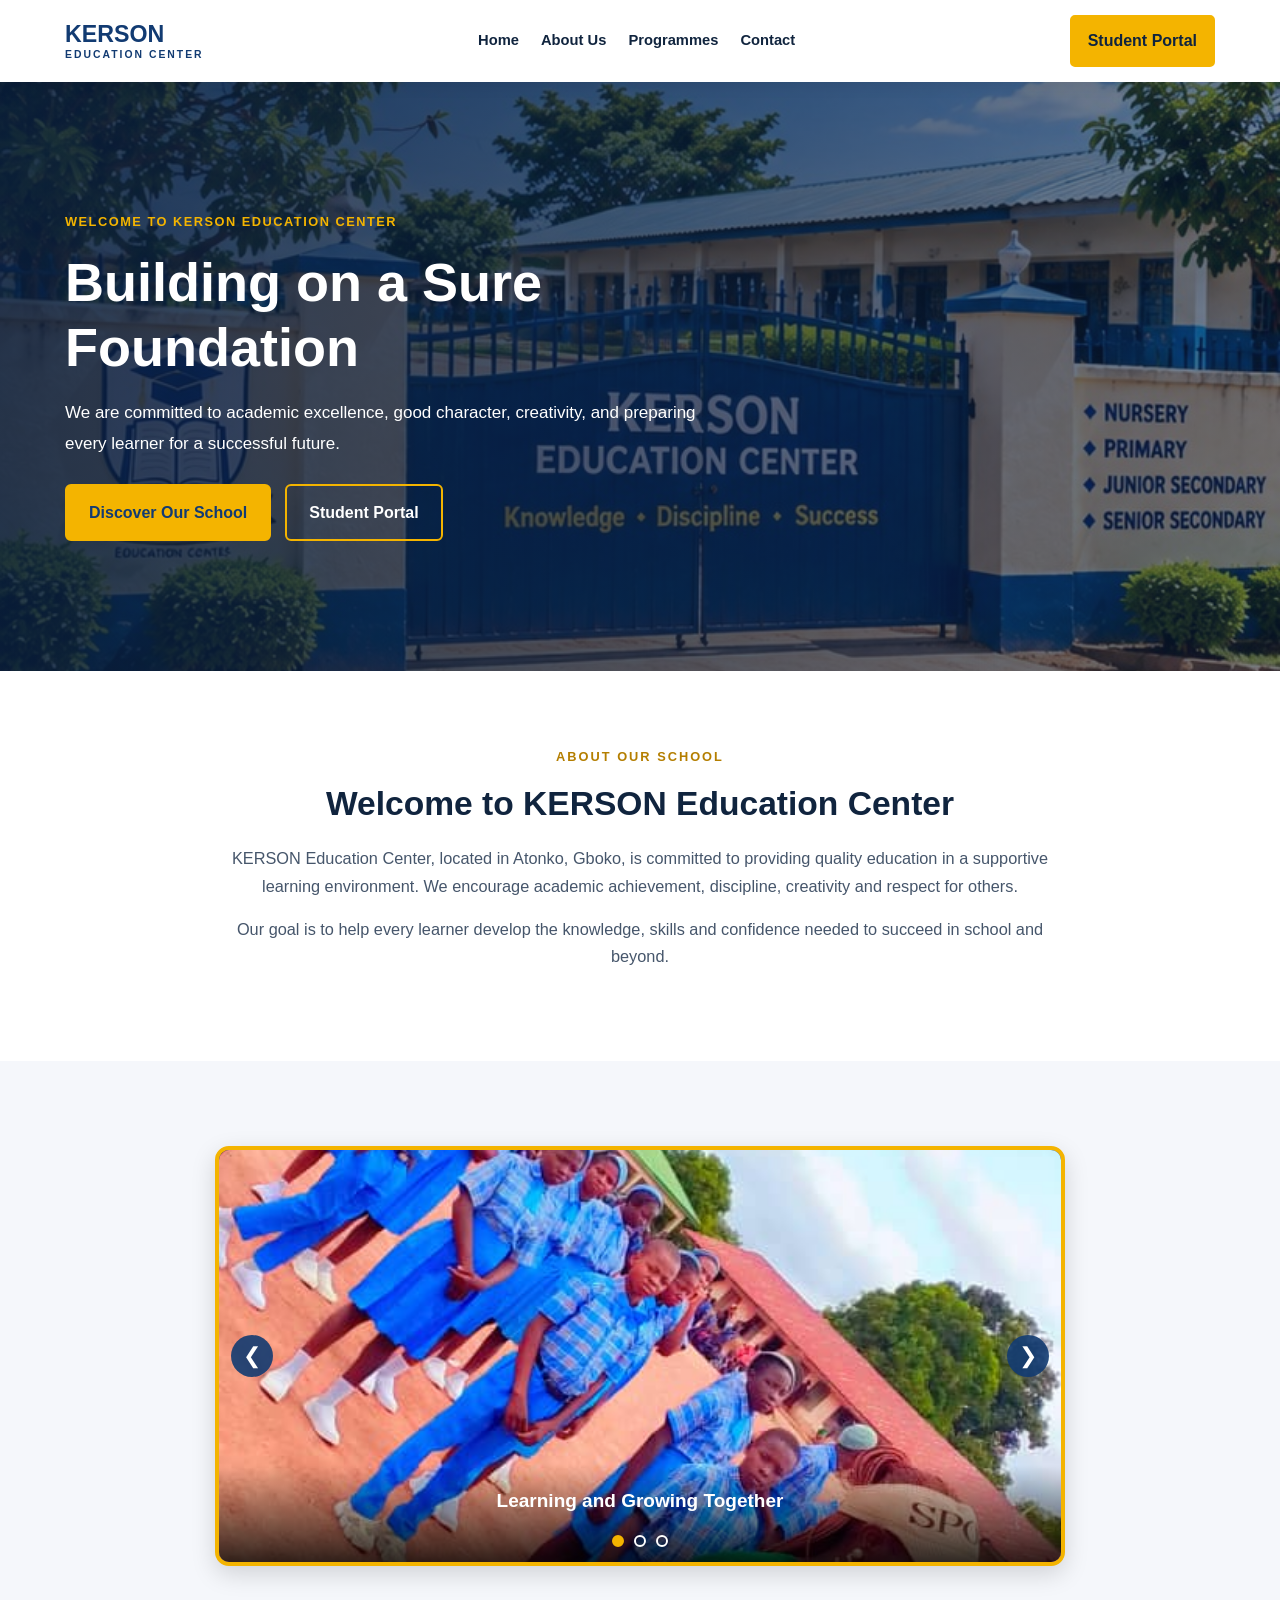
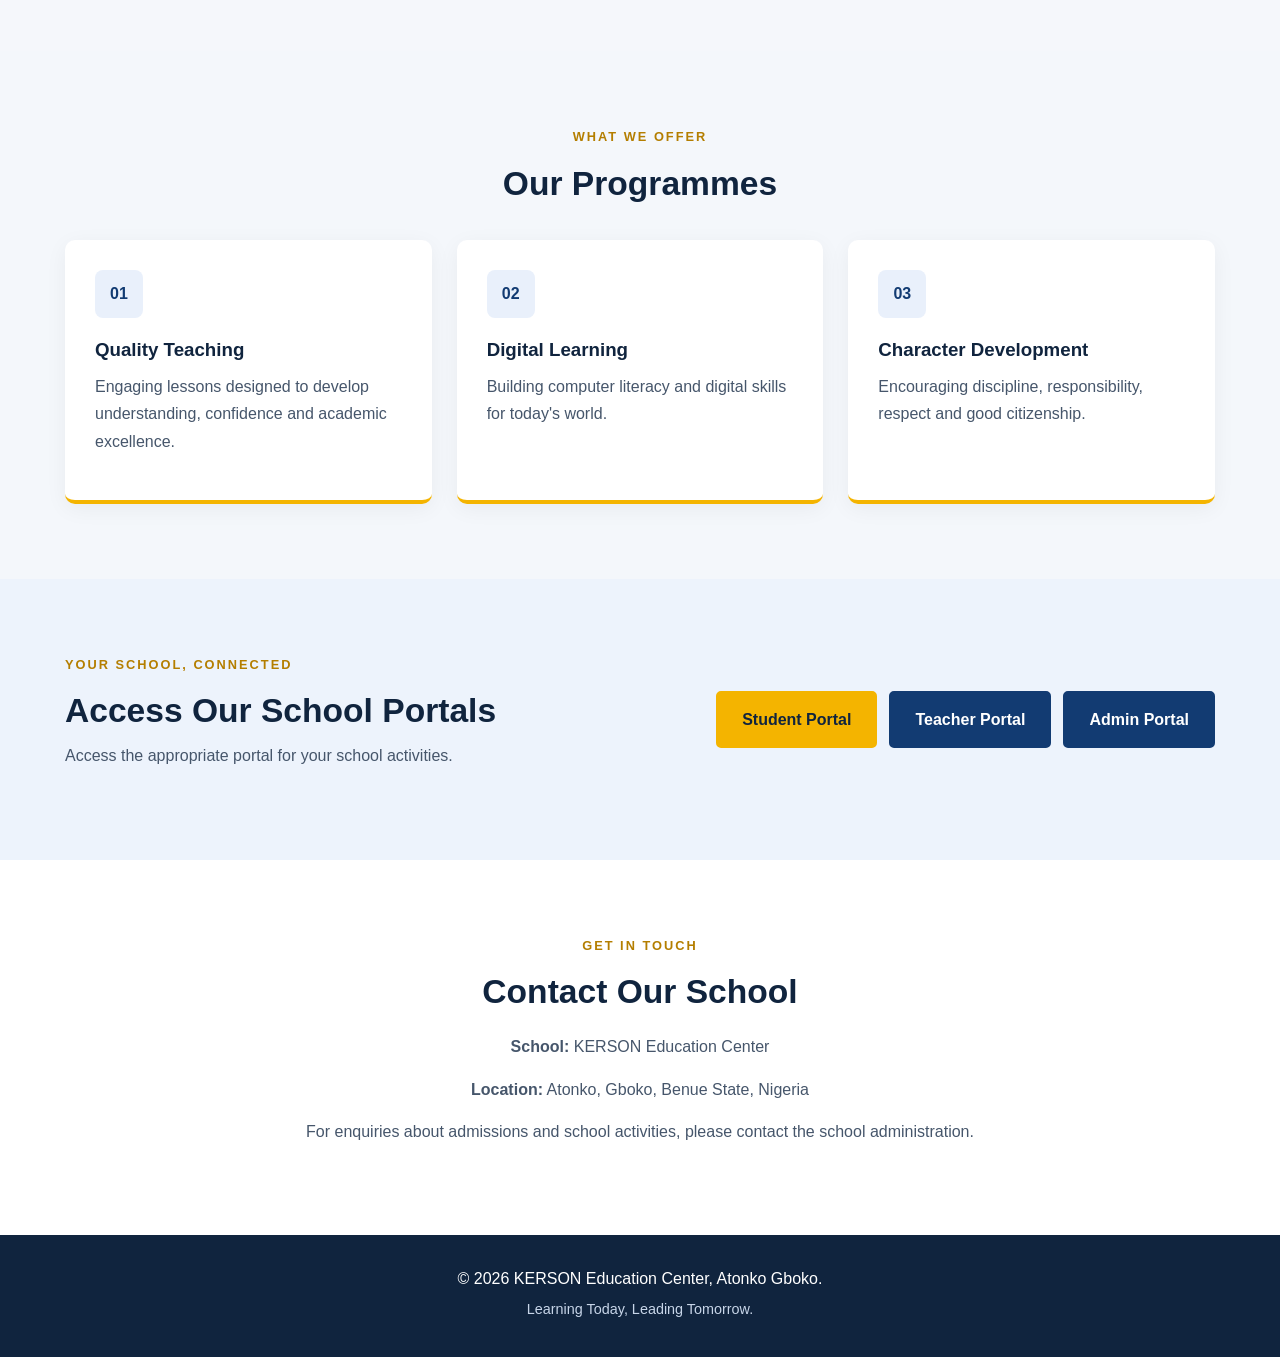
<file: index.html>
<!DOCTYPE html>
<html lang="en">
<head>
    <meta charset="UTF-8">
    <meta name="viewport" content="width=device-width, initial-scale=1.0">
    <meta name="description" content="Welcome to KERSON Education Center, Atonko Gboko.">
    <title>KERSON Education Center | Atonko Gboko</title>
    <link rel="stylesheet" href="Css/style.css">
</head>
<body>

    <header class="header">
        <div class="container navbar">
            <a href="index.html" class="logo">KERSON <span>EDUCATION CENTER</span></a>

            <nav>
                <a href="index.html">Home</a>
                <a href="#about">About Us</a>
                <a href="#programmes">Programmes</a>
                <a href="#contact">Contact</a>
            </nav>

            <a href="student-login.html" class="btn btn-small">Student Portal</a>
        </div>
    </header>

    <main>
    <section class="hero hero-background">
    <div class="hero-background-slides">
        <div class="hero-background-slide active"
             style="background-image: url('kerson_slide1_school_gate.jpg');"></div>

        <div class="hero-background-slide"
             style="background-image: url('kerson_slide2_classroom.jpg');"></div>

        <div class="hero-background-slide"
             style="background-image: url('kerson_slide3_teacher.jpg');"></div>

        <div class="hero-background-slide"
             style="background-image: url('kerson_slide4_sports.jpg');"></div>
    </div>

    <div class="hero-background-overlay"></div>

    <div class="container hero-content">
        <div class="hero-text-content">
            <p class="eyebrow">WELCOME TO KERSON EDUCATION CENTER</p>

            <h1>Building on a Sure Foundation</h1>

            <p class="hero-description">
                We are committed to academic excellence, good character,
                creativity, and preparing every learner for a successful future.
            </p>

            <div class="hero-buttons">
                <a href="#about" class="btn">Discover Our School</a>
                <a href="student-login.html" class="btn btn-outline">
                    Student Portal
                </a>
            </div>
        </div>
    </div>
</section>

        <section class="welcome section" id="about">
            <div class="container">
                <p class="eyebrow">ABOUT OUR SCHOOL</p>
                <h2>Welcome to KERSON Education Center</h2>

                <p>
                    KERSON Education Center, located in Atonko, Gboko,
                    is committed to providing quality education in a supportive
                    learning environment. We encourage academic achievement,
                    discipline, creativity and respect for others.
                </p>

                <p>
                    Our goal is to help every learner develop the knowledge,
                    skills and confidence needed to succeed in school and beyond.
                </p>
            </div>
        </section>
  <section class="school-gallery" id="gallery">
    <div class="gallery-slideshow">

    <figure class="gallery-slide active">
        <img src="IMG-20260627-WA0011.jpg"
             alt="Pupils participating in a school activity">
        <figcaption>Learning and Growing Together</figcaption>
    </figure>

    <figure class="gallery-slide">
        <img src="IMG-20260627-WA0013.jpg"
             alt="School activities at KERSON Education Center">
        <figcaption>Life at KERSON</figcaption>
    </figure>

    <figure class="gallery-slide">
        <img src="kerson%20picture.png"
             alt="KERSON Education Center">
        <figcaption>Our School, Our Pride</figcaption>
    </figure>

    <button type="button" class="gallery-prev"
            onclick="moveGallerySlide(-1)" aria-label="Previous picture">
        &#10094;
    </button>

    <button type="button" class="gallery-next"
            onclick="moveGallerySlide(1)" aria-label="Next picture">
        &#10095;
    </button>

    <div class="gallery-dots">
        <button type="button" class="gallery-dot active"
                onclick="showGallerySlide(0)" aria-label="Show picture 1"></button>
        <button type="button" class="gallery-dot"
                onclick="showGallerySlide(1)" aria-label="Show picture 2"></button>
        <button type="button" class="gallery-dot"
                onclick="showGallerySlide(2)" aria-label="Show picture 3"></button>
    </div>

</div>
      </section>      
        <section class="programmes section" id="programmes">
            <div class="container">
                <p class="eyebrow">WHAT WE OFFER</p>
                <h2>Our Programmes</h2>

                <div class="cards">
                    <article class="card">
                        <div class="card-icon">01</div>
                        <h3>Quality Teaching</h3>
                        <p>
                            Engaging lessons designed to develop understanding,
                            confidence and academic excellence.
                        </p>
                    </article>

                    <article class="card">
                        <div class="card-icon">02</div>
                        <h3>Digital Learning</h3>
                        <p>
                            Building computer literacy and digital skills
                            for today's world.
                        </p>
                    </article>

                    <article class="card">
                        <div class="card-icon">03</div>
                        <h3>Character Development</h3>
                        <p>
                            Encouraging discipline, responsibility, respect
                            and good citizenship.
                        </p>
                    </article>
                </div>
            </div>
        </section>

        <section class="portals section">
            <div class="container portal-content">
                <div>
                    <p class="eyebrow">YOUR SCHOOL, CONNECTED</p>
                    <h2>Access Our School Portals</h2>
                    <p>
                        Access the appropriate portal for your school activities.
                    </p>
                </div>

                <div class="portal-buttons">
                    <a href="student-login.html" class="btn">Student Portal</a>
                    <a href="teacher-login.html" class="btn btn-dark">Teacher Portal</a>
                    <a href="admin-login.html" class="btn btn-dark">Admin Portal</a>
                </div>
            </div>
        </section>

        <section class="contact section" id="contact">
            <div class="container">
                <p class="eyebrow">GET IN TOUCH</p>
                <h2>Contact Our School</h2>
                <p><strong>School:</strong> KERSON Education Center</p>
                <p><strong>Location:</strong> Atonko, Gboko, Benue State, Nigeria</p>
                <p>
                    For enquiries about admissions and school activities,
                    please contact the school administration.
                </p>
            </div>
        </section>
    </main>

    <footer class="footer">
        <div class="container">
            <p>&copy; <span id="year"></span> KERSON Education Center, Atonko Gboko.</p>
            <p>Learning Today, Leading Tomorrow.</p>
        </div>
    </footer>

    <script>
        document.getElementById("year").textContent = new Date().getFullYear();
    </script>
<script>
let galleryCurrentSlide = 0;
let galleryTimer;

function showGallerySlide(index) {
    const slides = document.querySelectorAll(".gallery-slide");
    const dots = document.querySelectorAll(".gallery-dot");

    if (!slides.length) return;

    galleryCurrentSlide = (index + slides.length) % slides.length;

    slides.forEach((slide, i) => {
        slide.classList.toggle("active", i === galleryCurrentSlide);
    });

    dots.forEach((dot, i) => {
        dot.classList.toggle("active", i === galleryCurrentSlide);
    });
}

function moveGallerySlide(direction) {
    showGallerySlide(galleryCurrentSlide + direction);
    startGalleryTimer();
}

function startGalleryTimer() {
    clearInterval(galleryTimer);

    galleryTimer = setInterval(() => {
        showGallerySlide(galleryCurrentSlide + 1);
    }, 4000);
}

document.addEventListener("DOMContentLoaded", () => {
    showGallerySlide(0);
    startGalleryTimer();
});
</script>
 <script>
document.addEventListener("DOMContentLoaded", function () {
    const slides = document.querySelectorAll(".hero-background-slide");

    if (slides.length < 2) return;

    let current = 0;

    setInterval(function () {
        slides[current].classList.remove("active");

        current = (current + 1) % slides.length;

        slides[current].classList.add("active");
    }, 5000);
});
</script>
    
</body>
          </html>
</file>
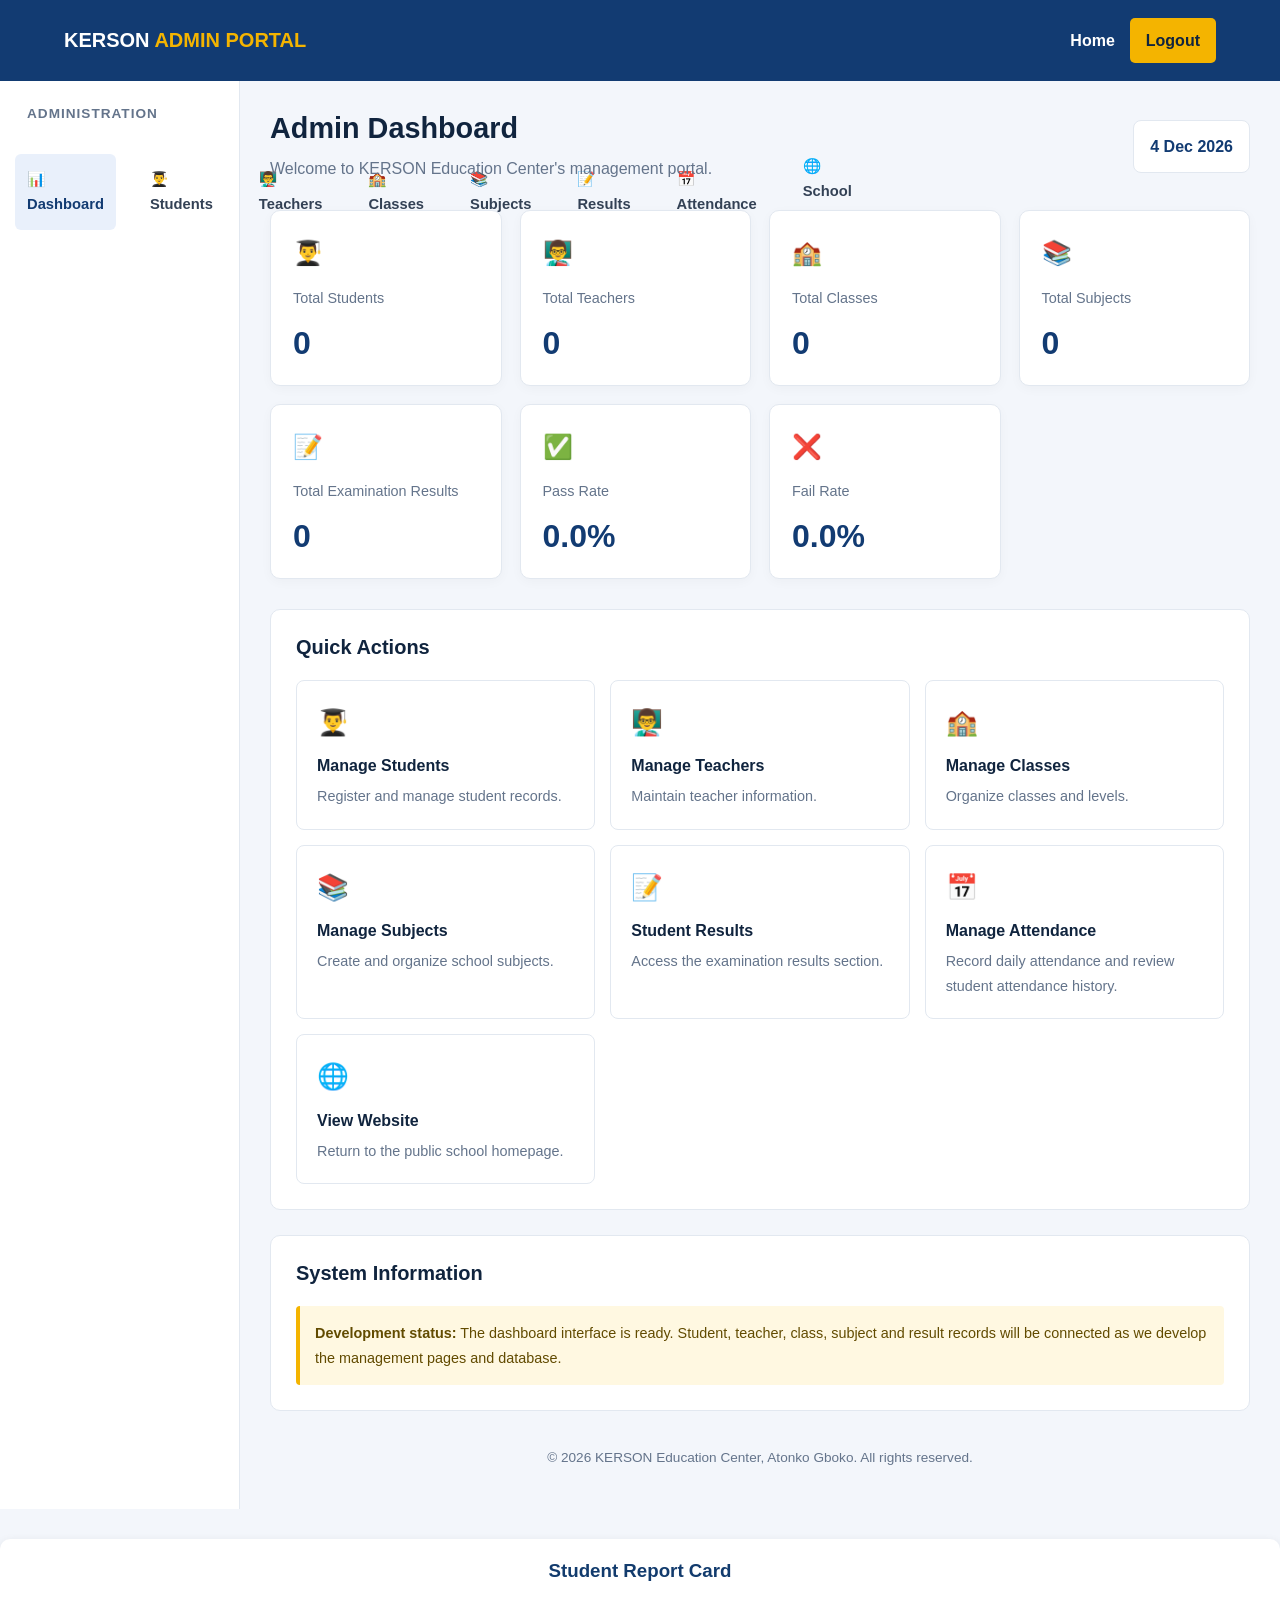
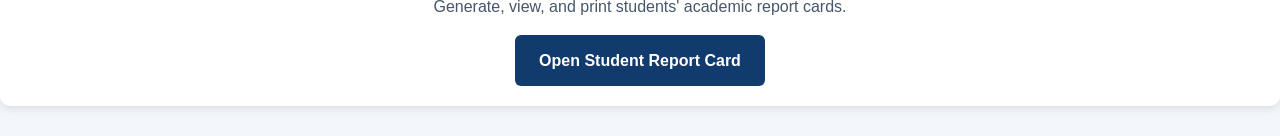
<file: admin-dashboard.html>
<!DOCTYPE html>
<html lang="en">
<head>
    <meta charset="UTF-8">
    <meta name="viewport" content="width=device-width, initial-scale=1.0">

    <title>Admin Dashboard | KERSON Education Center</title>

    <link rel="stylesheet" href="Css/style.css">

    <style>
        body {
            background: #f3f6fb;
            min-height: 100vh;
        }

        .dashboard-header {
            background: #123b72;
            color: white;
            padding: 18px 5%;
            display: flex;
            align-items: center;
            justify-content: space-between;
            gap: 15px;
            flex-wrap: wrap;
        }

        .dashboard-header h2 {
            color: white;
            font-size: 1.25rem;
            margin: 0;
        }

        .dashboard-header span {
            color: #f4b400;
        }

        .header-actions {
            display: flex;
            align-items: center;
            gap: 15px;
        }

        .header-actions a {
            color: white;
            font-weight: bold;
        }

        .logout-btn {
            background: #f4b400;
            color: #10243e !important;
            padding: 9px 16px;
            border-radius: 5px;
        }

        .dashboard-layout {
            display: grid;
            grid-template-columns: 240px minmax(0, 1fr);
            min-height: calc(100vh - 70px);
        }

        .sidebar {
            background: white;
            padding: 25px 15px;
            border-right: 1px solid #e2e8f0;
        }

        .sidebar h3 {
            font-size: 0.85rem;
            color: #64748b;
            padding: 0 12px;
            margin-bottom: 18px;
            text-transform: uppercase;
            letter-spacing: 1px;
        }

        .sidebar a {
            display: block;
            padding: 13px 12px;
            margin-bottom: 6px;
            color: #334155;
            border-radius: 6px;
            font-weight: 600;
        }

        .sidebar a:hover,
        .sidebar a.active {
            background: #e9f0fb;
            color: #123b72;
        }

        .dashboard-main {
            padding: 30px;
            min-width: 0;
        }

        .welcome-row {
            display: flex;
            justify-content: space-between;
            align-items: center;
            gap: 15px;
            flex-wrap: wrap;
            margin-bottom: 28px;
        }

        .welcome-row h1 {
            font-size: 1.8rem;
            margin-bottom: 8px;
        }

        .welcome-row p {
            margin-bottom: 0;
            color: #64748b;
        }

        .date-box {
            background: white;
            border: 1px solid #e2e8f0;
            padding: 12px 16px;
            border-radius: 8px;
            font-weight: bold;
            color: #123b72;
        }

        .stats-grid {
            display: grid;
            grid-template-columns: repeat(4, minmax(0, 1fr));
            gap: 18px;
            margin-bottom: 30px;
        }

        .stat-card {
            background: white;
            border-radius: 10px;
            padding: 22px;
            border: 1px solid #e2e8f0;
            box-shadow: 0 3px 12px rgba(0, 0, 0, 0.03);
        }

        .stat-card p {
            color: #64748b;
            font-size: 0.9rem;
            margin-bottom: 12px;
        }

        .stat-card h2 {
            color: #123b72;
            font-size: 2rem;
            margin-bottom: 0;
        }

        .stat-icon {
            display: inline-block;
            margin-bottom: 12px;
            font-size: 1.5rem;
        }

        .dashboard-section {
            background: white;
            padding: 25px;
            border: 1px solid #e2e8f0;
            border-radius: 10px;
            margin-bottom: 25px;
        }

        .dashboard-section h2 {
            font-size: 1.25rem;
            margin-bottom: 20px;
        }

        .quick-actions {
            display: grid;
            grid-template-columns: repeat(3, minmax(0, 1fr));
            gap: 15px;
        }

        .action-card {
            border: 1px solid #e2e8f0;
            padding: 20px;
            border-radius: 8px;
            transition: 0.2s;
        }

        .action-card:hover {
            border-color: #123b72;
            background: #f8faff;
            transform: translateY(-2px);
        }

        .action-card h3 {
            font-size: 1rem;
            margin-bottom: 8px;
        }

        .action-card p {
            color: #64748b;
            font-size: 0.9rem;
            margin-bottom: 0;
        }

        .action-card .action-icon {
            font-size: 1.6rem;
            display: block;
            margin-bottom: 12px;
        }

        .notice {
            padding: 15px;
            background: #fff8e1;
            border-left: 4px solid #f4b400;
            color: #624b00;
            border-radius: 4px;
            font-size: 0.9rem;
        }

        .dashboard-footer {
            color: #64748b;
            font-size: 0.85rem;
            text-align: center;
            padding: 10px;
        }

        @media (max-width: 1050px) {
            .stats-grid {
                grid-template-columns: repeat(2, minmax(0, 1fr));
            }

            .quick-actions {
                grid-template-columns: repeat(2, minmax(0, 1fr));
            }
        }

        @media (max-width: 700px) {
            .dashboard-layout {
                grid-template-columns: 1fr;
            }

            .sidebar {
                padding: 12px;
                border-right: none;
                border-bottom: 1px solid #e2e8f0;
            }

            .sidebar h3 {
                margin-bottom: 8px;
            }

            .sidebar nav {
                display: flex;
                flex-wrap: wrap;
                gap: 5px;
            }

            .sidebar nav a {
                margin: 0;
                padding: 9px;
                font-size: 0.85rem;
            }

            .dashboard-main {
                padding: 20px 4%;
            }

            .welcome-row h1 {
                font-size: 1.5rem;
            }

            .stats-grid {
                gap: 12px;
            }

            .stat-card {
                padding: 16px;
            }

            .stat-card h2 {
                font-size: 1.7rem;
            }

            .quick-actions {
                grid-template-columns: 1fr;
            }

            .dashboard-section {
                padding: 18px;
            }
        }

        @media (max-width: 380px) {
            .stats-grid {
                grid-template-columns: 1fr;
            }

            .dashboard-header h2 {
                font-size: 1rem;
            }
        }
    </style>
</head>

<body>

    <header class="dashboard-header">
        <h2>KERSON <span>ADMIN PORTAL</span></h2>

        <div class="header-actions">
            <a href="index.html">Home</a>
            <a href="admin-login.html" class="logout-btn" id="logoutBtn">
                Logout
            </a>
        </div>
    </header>

    <div class="dashboard-layout">

        <aside class="sidebar">
            <h3>Administration</h3>

            <nav>
                <a href="admin-dashboard.html" class="active">📊 Dashboard</a>
                <a href="students.html">👨‍🎓 Students</a>
                <a href="teachers.html">👨‍🏫 Teachers</a>
                <a href="classes.html">🏫 Classes</a>
                <a href="subjects.html">📚 Subjects</a>
                <a href="results.html">📝 Results</a>
<a href="attendance.html">📅 Attendance</a>
<a href="index.html">🌐 School Website</a>
            </nav>
        </aside>

        <main class="dashboard-main">

            <div class="welcome-row">
                <div>
                    <h1>Admin Dashboard</h1>
                    <p>Welcome to KERSON Education Center's management portal.</p>
                </div>

                <div class="date-box" id="currentDate">
                    Loading date...
                </div>
            </div>

            <section class="stats-grid">

                <article class="stat-card">
                    <span class="stat-icon">👨‍🎓</span>
                    <p>Total Students</p>
                    <h2 id="totalStudents">0</h2>
                </article>

                <article class="stat-card">
                    <span class="stat-icon">👨‍🏫</span>
                    <p>Total Teachers</p>
                    <h2 id="totalTeachers">0</h2>
                </article>

                <article class="stat-card">
                    <span class="stat-icon">🏫</span>
                    <p>Total Classes</p>
                    <h2 id="totalClasses">0</h2>
                </article>

                <article class="stat-card">
                    <span class="stat-icon">📚</span>
                    <p>Total Subjects</p>
                    <h2 id="totalSubjects">0</h2>
                </article>
                
<!-- Total Examination Results -->
<article class="stat-card">
    <span class="stat-icon">📝</span>
    <p>Total Examination Results</p>
    <h2 id="totalResults">0</h2>
</article>

<!-- Pass Rate -->
<article class="stat-card">
    <span class="stat-icon">✅</span>
    <p>Pass Rate</p>
    <h2 id="passRate">0%</h2>
</article>

<!-- Fail Rate -->
<article class="stat-card">
    <span class="stat-icon">❌</span>
    <p>Fail Rate</p>
    <h2 id="failRate">0%</h2>
</article>
                
            </section>

            <section class="dashboard-section">
                <h2>Quick Actions</h2>

                <div class="quick-actions">

                    <a href="students.html" class="action-card">
                        <span class="action-icon">👨‍🎓</span>
                        <h3>Manage Students</h3>
                        <p>Register and manage student records.</p>
                    </a>

                    <a href="teachers.html" class="action-card">
                        <span class="action-icon">👨‍🏫</span>
                        <h3>Manage Teachers</h3>
                        <p>Maintain teacher information.</p>
                    </a>

                    <a href="classes.html" class="action-card">
                        <span class="action-icon">🏫</span>
                        <h3>Manage Classes</h3>
                        <p>Organize classes and levels.</p>
                    </a>

                    <a href="subjects.html" class="action-card">
                        <span class="action-icon">📚</span>
                        <h3>Manage Subjects</h3>
                        <p>Create and organize school subjects.</p>
                    </a>

                    <a href="results.html" class="action-card">
                        <span class="action-icon">📝</span>
                        <h3>Student Results</h3>
                        <p>Access the examination results section.</p>
                    </a>
         <a href="attendance.html" class="action-card">
    <span class="action-icon">📅</span>
    <h3>Manage Attendance</h3>
    <p>Record daily attendance and review student attendance history.</p>
</a>
                    <a href="index.html" class="action-card">
                        <span class="action-icon">🌐</span>
                        <h3>View Website</h3>
                        <p>Return to the public school homepage.</p>
                    </a>

                </div>
            </section>

            <section class="dashboard-section">
                <h2>System Information</h2>

                <div class="notice">
                    <strong>Development status:</strong>
                    The dashboard interface is ready. Student, teacher,
                    class, subject and result records will be connected
                    as we develop the management pages and database.
                </div>
            </section>

            <footer class="dashboard-footer">
                &copy; <span id="year"></span>
                KERSON Education Center, Atonko Gboko.
                All rights reserved.
            </footer>

        </main>
    </div>

<script>
document.getElementById("year").textContent =
    new Date().getFullYear();

document.getElementById("currentDate").textContent =
    new Date().toLocaleDateString("en-GB", {
        day: "numeric",
        month: "short",
        year: "numeric"
    });

function getRecords(key) {
    try {
        const data = JSON.parse(localStorage.getItem(key) || "[]");
        return Array.isArray(data) ? data : [];
    } catch (error) {
        return [];
    }
}

function updateDashboard() {
    const students = getRecords("kersonStudents");
    const teachers = getRecords("kersonTeachers");
    const classes = getRecords("kersonClasses");
    const subjects = getRecords("kersonSubjects");
    const results = getRecords("kersonResults");

    document.getElementById("totalStudents").textContent =
        students.length;

    document.getElementById("totalTeachers").textContent =
        teachers.length;

    document.getElementById("totalClasses").textContent =
        classes.length;

    document.getElementById("totalSubjects").textContent =
        subjects.length;

   // Count examination results
const totalResults = results.length;

// Count passed results
const passed = results.filter(function(result) {
    return Number(result.total) >= 40;
}).length;

// Count failed results
const failed = results.filter(function(result) {
    return Number(result.total) < 40;
}).length;

// Calculate percentages
const passRate = totalResults > 0
    ? ((passed / totalResults) * 100).toFixed(1)
    : "0.0";

const failRate = totalResults > 0
    ? ((failed / totalResults) * 100).toFixed(1)
    : "0.0";

// Update dashboard cards
document.getElementById("totalResults").textContent =
    totalResults;

document.getElementById("passRate").textContent =
    passRate + "%";

document.getElementById("failRate").textContent =
    failRate + "%"; 

    console.log("Dashboard statistics updated:", {
        students: students.length,
        teachers: teachers.length,
        classes: classes.length,
        subjects: subjects.length,
        results: results.length,
        passed: passed,
        failed: failed
    });
}

document.getElementById("logoutBtn").addEventListener(
    "click",
    function(event) {
        event.preventDefault();
        window.location.href = "admin-login.html";
    }
);

updateDashboard();
</script>
    <div style="margin: 30px 0; padding: 20px; background: #ffffff; border-radius: 10px; box-shadow: 0 3px 10px rgba(0,0,0,0.1); text-align: center;">
    <h3 style="color: #123b6d; margin-bottom: 10px;">Student Report Card</h3>
    <p style="margin-bottom: 15px;">Generate, view, and print students' academic report cards.</p>
    <a href="report-card.html" style="display: inline-block; background: #123b6d; color: white; padding: 12px 24px; text-decoration: none; border-radius: 6px; font-weight: bold;">
        Open Student Report Card
    </a>
</div>
</body>
</html>
</file>
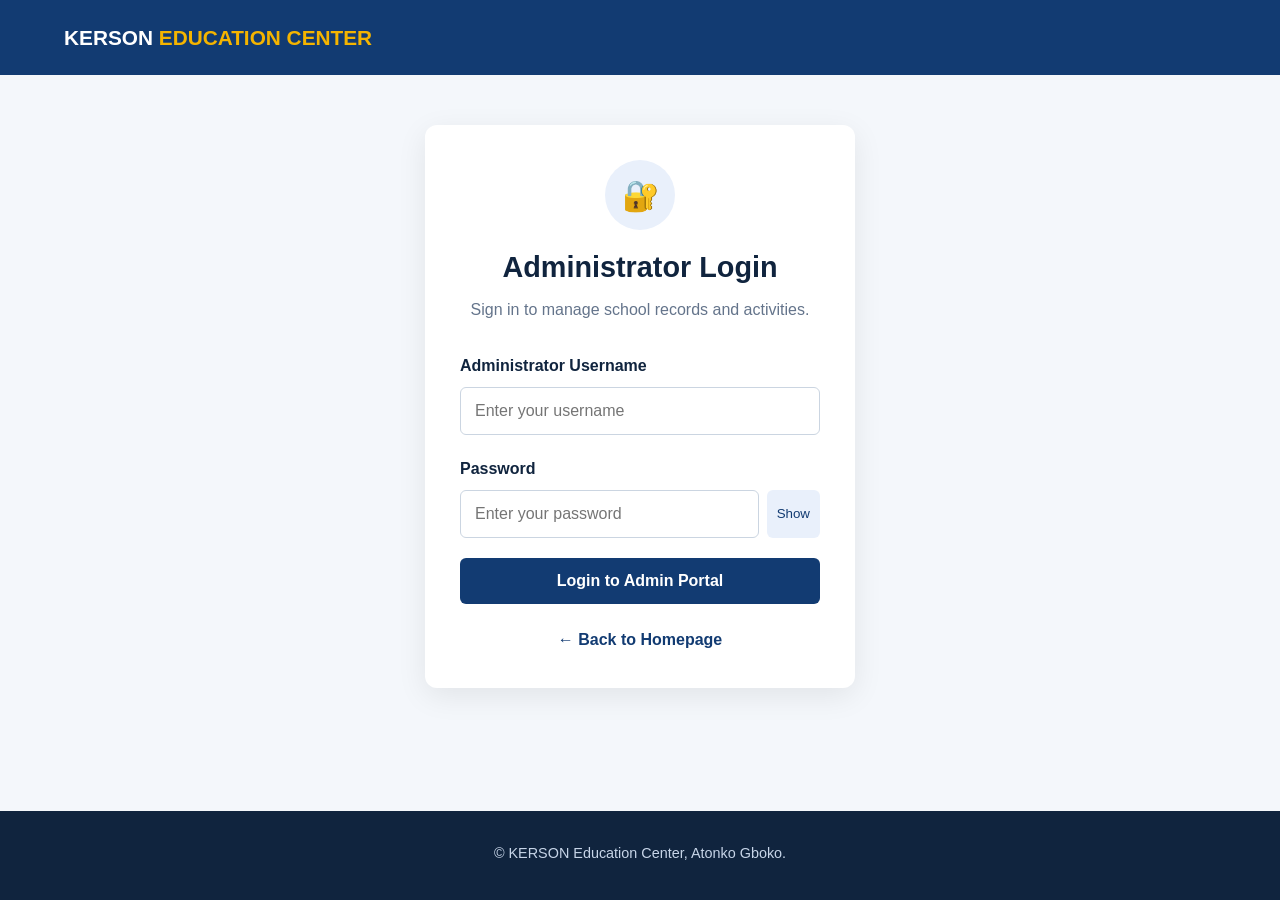
<file: admin-login.html>
<!DOCTYPE html>
<html lang="en">
<head>
    <meta charset="UTF-8">
    <meta name="viewport" content="width=device-width, initial-scale=1.0">

    <title>Admin Login | KERSON Education Center</title>

    <link rel="stylesheet" href="Css/style.css">

    <style>
        body {
            min-height: 100vh;
            display: flex;
            flex-direction: column;
            background: #f4f7fb;
        }

        .login-header {
            background: #123b72;
            padding: 20px 5%;
        }

        .login-header a {
            color: white;
            font-size: 1.3rem;
            font-weight: bold;
        }

        .login-header span {
            color: #f4b400;
        }

        .login-container {
            width: 92%;
            max-width: 430px;
            margin: 50px auto;
            background: white;
            padding: 35px;
            border-radius: 12px;
            box-shadow: 0 8px 30px rgba(0, 0, 0, 0.08);
        }

        .login-icon {
            width: 70px;
            height: 70px;
            margin: 0 auto 20px;
            display: grid;
            place-items: center;
            background: #e9f0fb;
            color: #123b72;
            border-radius: 50%;
            font-size: 30px;
        }

        h1 {
            text-align: center;
            font-size: 1.8rem;
            margin-bottom: 10px;
            color: #10243e;
        }

        .description {
            text-align: center;
            color: #64748b;
            margin-bottom: 28px;
        }

        .form-group {
            margin-bottom: 20px;
        }

        label {
            display: block;
            margin-bottom: 8px;
            color: #10243e;
            font-weight: bold;
        }

        input {
            width: 100%;
            padding: 14px;
            border: 1px solid #cbd5e1;
            border-radius: 6px;
            font-size: 16px;
        }

        input:focus {
            outline: 2px solid #123b72;
            border-color: transparent;
        }

        .password-wrapper {
            display: flex;
            gap: 8px;
        }

        .password-wrapper input {
            flex: 1;
            min-width: 0;
        }

        .show-password {
            padding: 0 10px;
            border: none;
            border-radius: 6px;
            background: #e9f0fb;
            color: #123b72;
            cursor: pointer;
        }

        .login-button {
            width: 100%;
            padding: 14px;
            background: #123b72;
            color: white;
            border: none;
            border-radius: 6px;
            font-size: 1rem;
            font-weight: bold;
            cursor: pointer;
        }

        .login-button:hover {
            background: #0c2c57;
        }

        .login-message {
            margin-top: 15px;
            text-align: center;
            font-size: 0.9rem;
        }

        .back-home {
            display: block;
            text-align: center;
            margin-top: 22px;
            color: #123b72;
            font-weight: bold;
        }

        .footer {
            margin-top: auto;
        }

        @media (max-width: 480px) {
            .login-container {
                padding: 25px 20px;
                margin: 35px auto;
            }
        }
    </style>
</head>

<body>

    <header class="login-header">
        <a href="index.html">
            KERSON <span>EDUCATION CENTER</span>
        </a>
    </header>

    <main class="login-container">

        <div class="login-icon">🔐</div>

        <h1>Administrator Login</h1>

        <p class="description">
            Sign in to manage school records and activities.
        </p>

        <form id="adminLoginForm">

            <div class="form-group">
                <label for="adminUsername">Administrator Username</label>

                <input
                    type="text"
                    id="adminUsername"
                    name="adminUsername"
                    placeholder="Enter your username"
                    autocomplete="username"
                    required
                >
            </div>

            <div class="form-group">
                <label for="password">Password</label>

                <div class="password-wrapper">
                    <input
                        type="password"
                        id="password"
                        name="password"
                        placeholder="Enter your password"
                        autocomplete="current-password"
                        required
                    >

                    <button
                        type="button"
                        class="show-password"
                        id="togglePassword"
                    >
                        Show
                    </button>
                </div>
            </div>

            <button type="submit" class="login-button">
                Login to Admin Portal
            </button>

            <p
                id="loginMessage"
                class="login-message"
                role="status"
                aria-live="polite"
            ></p>

        </form>

        <a href="index.html" class="back-home">
            ← Back to Homepage
        </a>

    </main>

    <footer class="footer">
        <p>
            &copy; <span id="year"></span>
            KERSON Education Center, Atonko Gboko.
        </p>
    </footer>

    <script>
document.getElementById("adminLoginForm")
    .addEventListener("submit", function (event) {
        event.preventDefault();

        const username =
            document.getElementById("adminUsername").value.trim();

        const password =
            document.getElementById("password").value;

        const message =
            document.getElementById("loginMessage");

        // Temporary development credentials only.
        if (username === "admin" && password === "Kerson123") {
            window.location.href = "admin-dashboard.html";
        } else {
            message.textContent =
                "Invalid username or password. Please try again.";

            message.style.color = "#dc2626";
        }
    });
    </script>

</body>
</html>
</file>
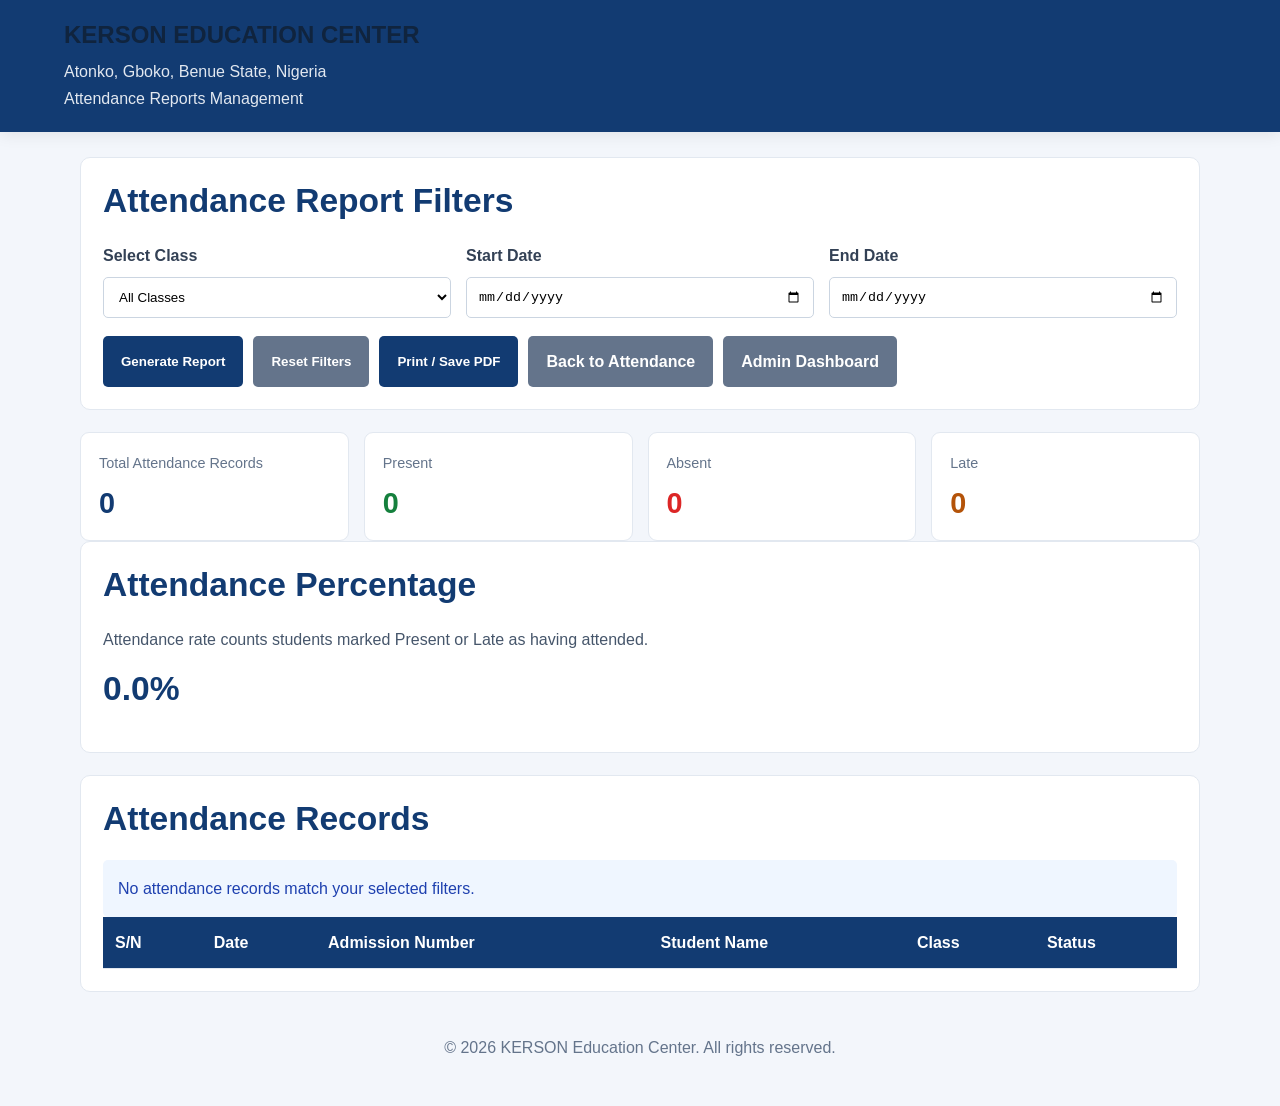
<file: attendance-reports.html>
<!DOCTYPE html>
<html lang="en">
<head>
    <meta charset="UTF-8">
    <meta name="viewport" content="width=device-width, initial-scale=1.0">
    <title>Attendance Reports | KERSON Education Center</title>
    <link rel="stylesheet" href="Css/style.css">

    <style>
        body {
            background: #f3f6fb;
            font-family: Arial, sans-serif;
            margin: 0;
        }

        .header {
            background: #123b72;
            color: white;
            padding: 20px 5%;
        }

        .header h1 {
            margin: 0 0 8px;
            font-size: 1.5rem;
        }

        .header p {
            margin: 0;
            color: #e2e8f0;
        }

        .container {
            max-width: 1200px;
            margin: 25px auto;
            padding: 0 16px;
        }

        .panel {
            background: white;
            padding: 22px;
            border-radius: 10px;
            margin-bottom: 22px;
            border: 1px solid #e2e8f0;
        }

        .panel h2 {
            color: #123b72;
            margin-top: 0;
        }

        .filters {
            display: grid;
            grid-template-columns: repeat(3, minmax(0, 1fr));
            gap: 15px;
        }

        label {
            display: block;
            font-weight: bold;
            margin-bottom: 7px;
            color: #334155;
        }

        input, select {
            width: 100%;
            padding: 11px;
            border: 1px solid #cbd5e1;
            border-radius: 5px;
            box-sizing: border-box;
            background: white;
        }

        .buttons {
            display: flex;
            flex-wrap: wrap;
            gap: 10px;
            margin-top: 18px;
        }

        button, .button {
            border: none;
            background: #123b72;
            color: white;
            padding: 12px 18px;
            border-radius: 5px;
            cursor: pointer;
            text-decoration: none;
            font-weight: bold;
            display: inline-block;
        }

        .secondary {
            background: #64748b;
        }

        .summary {
            display: grid;
            grid-template-columns: repeat(4, minmax(0, 1fr));
            gap: 15px;
        }

        .summary-card {
            background: white;
            border: 1px solid #e2e8f0;
            border-radius: 9px;
            padding: 18px;
        }

        .summary-card p {
            color: #64748b;
            margin: 0 0 10px;
            font-size: 0.9rem;
        }

        .summary-card h2 {
            color: #123b72;
            font-size: 1.8rem;
            margin: 0;
        }

        .present {
            color: #15803d !important;
        }

        .absent {
            color: #dc2626 !important;
        }

        .late {
            color: #b45309 !important;
        }

        .table-wrap {
            overflow-x: auto;
        }

        table {
            width: 100%;
            border-collapse: collapse;
            min-width: 650px;
        }

        th, td {
            padding: 12px;
            text-align: left;
            border-bottom: 1px solid #e2e8f0;
        }

        th {
            background: #123b72;
            color: white;
        }

        .badge {
            padding: 5px 9px;
            border-radius: 12px;
            font-size: 0.85rem;
            font-weight: bold;
        }

        .badge-present {
            background: #dcfce7;
            color: #166534;
        }

        .badge-absent {
            background: #fee2e2;
            color: #991b1b;
        }

        .badge-late {
            background: #fef3c7;
            color: #92400e;
        }

        .message {
            padding: 15px;
            background: #eff6ff;
            border-radius: 5px;
            color: #1e40af;
        }

        .report-heading {
            display: none;
            text-align: center;
            margin-bottom: 20px;
        }

        @media (max-width: 750px) {
            .filters {
                grid-template-columns: 1fr;
            }

            .summary {
                grid-template-columns: repeat(2, minmax(0, 1fr));
            }

            .panel {
                padding: 16px;
            }
        }

        @media (max-width: 380px) {
            .summary {
                grid-template-columns: 1fr;
            }
        }

        @media print {
            body {
                background: white;
            }

            .header, .filters-panel, .buttons,
            .no-print {
                display: none !important;
            }

            .container {
                max-width: none;
                margin: 0;
                padding: 0;
            }

            .panel, .summary-card {
                border: 1px solid #ccc;
                box-shadow: none;
                break-inside: avoid;
            }

            .summary {
                grid-template-columns: repeat(4, 1fr);
            }

            .report-heading {
                display: block;
            }

            th {
                background: #ddd !important;
                color: black !important;
                -webkit-print-color-adjust: exact;
                print-color-adjust: exact;
            }
        }
    </style>
</head>

<body>

<header class="header">
    <h1>KERSON EDUCATION CENTER</h1>
    <p>Atonko, Gboko, Benue State, Nigeria</p>
    <p>Attendance Reports Management</p>
</header>

<main class="container">

    <div class="panel filters-panel">
        <h2>Attendance Report Filters</h2>

        <div class="filters">
            <div>
                <label for="classFilter">Select Class</label>
                <select id="classFilter">
                    <option value="">All Classes</option>
                </select>
            </div>

            <div>
                <label for="startDate">Start Date</label>
                <input type="date" id="startDate">
            </div>

            <div>
                <label for="endDate">End Date</label>
                <input type="date" id="endDate">
            </div>
        </div>

        <div class="buttons">
            <button type="button" onclick="generateReport()">
                Generate Report
            </button>

            <button type="button" class="secondary"
                    onclick="resetFilters()">
                Reset Filters
            </button>

            <button type="button" onclick="window.print()">
                Print / Save PDF
            </button>

            <a href="attendance.html" class="button secondary">
                Back to Attendance
            </a>

            <a href="admin-dashboard.html" class="button secondary">
                Admin Dashboard
            </a>
        </div>
    </div>

    <div class="report-heading">
        <h1>KERSON EDUCATION CENTER</h1>
        <h2>STUDENT ATTENDANCE REPORT</h2>
        <p>Atonko, Gboko, Benue State, Nigeria</p>
        <p id="printPeriod"></p>
    </div>

    <section class="summary">
        <article class="summary-card">
            <p>Total Attendance Records</p>
            <h2 id="totalRecords">0</h2>
        </article>

        <article class="summary-card">
            <p>Present</p>
            <h2 class="present" id="presentCount">0</h2>
        </article>

        <article class="summary-card">
            <p>Absent</p>
            <h2 class="absent" id="absentCount">0</h2>
        </article>

        <article class="summary-card">
            <p>Late</p>
            <h2 class="late" id="lateCount">0</h2>
        </article>
    </section>

    <section class="panel">
        <h2>Attendance Percentage</h2>
        <p>
            Attendance rate counts students marked Present or Late
            as having attended.
        </p>
        <h2 id="attendanceRate">0%</h2>
    </section>

    <section class="panel">
        <h2>Attendance Records</h2>

        <div id="reportMessage" class="message">
            Loading attendance records...
        </div>

        <div class="table-wrap">
            <table>
                <thead>
                    <tr>
                        <th>S/N</th>
                        <th>Date</th>
                        <th>Admission Number</th>
                        <th>Student Name</th>
                        <th>Class</th>
                        <th>Status</th>
                    </tr>
                </thead>
                <tbody id="reportTable"></tbody>
            </table>
        </div>
    </section>

    <footer style="text-align:center; padding:20px; color:#64748b;">
        &copy; <span id="year"></span>
        KERSON Education Center. All rights reserved.
    </footer>

</main>

<script>
const ATTENDANCE_KEY = "kersonAttendance";
const CLASSES_KEY = "kersonClasses";

function getRecords(key) {
    try {
        const records = JSON.parse(localStorage.getItem(key) || "[]");
        return Array.isArray(records) ? records : [];
    } catch (error) {
        return [];
    }
}

function loadClassOptions() {
    const select = document.getElementById("classFilter");
    const classes = getRecords(CLASSES_KEY);
    const attendance = getRecords(ATTENDANCE_KEY);

    const names = new Set();

    classes.forEach(function(item) {
        const name = item.className || item.name;
        if (name) names.add(String(name));
    });

    attendance.forEach(function(item) {
        if (item.className) {
            names.add(String(item.className));
        }
    });

    Array.from(names).sort().forEach(function(name) {
        const option = document.createElement("option");
        option.value = name;
        option.textContent = name;
        select.appendChild(option);
    });
}

function formatDate(dateValue) {
    if (!dateValue) return "—";

    const parts = String(dateValue).split("-");

    if (parts.length === 3) {
        return parts[2] + "/" + parts[1] + "/" + parts[0];
    }

    return dateValue;
}

function generateReport() {
    const className = document.getElementById("classFilter").value;
    const startDate = document.getElementById("startDate").value;
    const endDate = document.getElementById("endDate").value;

    const table = document.getElementById("reportTable");
    const message = document.getElementById("reportMessage");

    table.innerHTML = "";

    if (startDate && endDate && startDate > endDate) {
        message.textContent =
            "The start date cannot be later than the end date.";
        message.style.display = "block";
        resetSummary();
        return;
    }

    const allRecords = getRecords(ATTENDANCE_KEY);

    const records = allRecords.filter(function(record) {
        const date = String(record.date || "");

        const matchesClass =
            !className || String(record.className || "") === className;

        const matchesStart = !startDate || date >= startDate;
        const matchesEnd = !endDate || date <= endDate;

        return matchesClass && matchesStart && matchesEnd;
    });

    let present = 0;
    let absent = 0;
    let late = 0;

    records.forEach(function(record, index) {
        const status = String(record.status || "").toLowerCase();

        if (status === "present") present++;
        else if (status === "absent") absent++;
        else if (status === "late") late++;

        const row = document.createElement("tr");

        const values = [
            index + 1,
            formatDate(record.date),
            record.admissionNumber || "—",
            record.fullName || record.studentName || "—",
            record.className || "—"
        ];

        values.forEach(function(value) {
            const cell = document.createElement("td");
            cell.textContent = value;
            row.appendChild(cell);
        });

        const statusCell = document.createElement("td");
        const badge = document.createElement("span");
        badge.className = "badge";

        if (status === "present") {
            badge.classList.add("badge-present");
            badge.textContent = "Present";
        } else if (status === "absent") {
            badge.classList.add("badge-absent");
            badge.textContent = "Absent";
        } else if (status === "late") {
            badge.classList.add("badge-late");
            badge.textContent = "Late";
        } else {
            badge.textContent = record.status || "Unknown";
        }

        statusCell.appendChild(badge);
        row.appendChild(statusCell);
        table.appendChild(row);
    });

    const total = records.length;
    const attended = present + late;
    const rate = total > 0
        ? ((attended / total) * 100).toFixed(1)
        : "0.0";

    document.getElementById("totalRecords").textContent = total;
    document.getElementById("presentCount").textContent = present;
    document.getElementById("absentCount").textContent = absent;
    document.getElementById("lateCount").textContent = late;
    document.getElementById("attendanceRate").textContent = rate + "%";

    if (total === 0) {
        message.textContent =
            "No attendance records match your selected filters.";
        message.style.display = "block";
    } else {
        message.textContent = "Report generated successfully.";
        message.style.display = "block";
    }

    const selectedClass = className || "All Classes";
    const from = startDate ? formatDate(startDate) : "Beginning";
    const to = endDate ? formatDate(endDate) : "Today";

    document.getElementById("printPeriod").textContent =
        "Class: " + selectedClass + " | Period: " + from + " to " + to;
}

function resetSummary() {
    document.getElementById("totalRecords").textContent = "0";
    document.getElementById("presentCount").textContent = "0";
    document.getElementById("absentCount").textContent = "0";
    document.getElementById("lateCount").textContent = "0";
    document.getElementById("attendanceRate").textContent = "0%";
    document.getElementById("reportTable").innerHTML = "";
}

function resetFilters() {
    document.getElementById("classFilter").value = "";
    document.getElementById("startDate").value = "";
    document.getElementById("endDate").value = "";
    generateReport();
}

document.getElementById("year").textContent =
    new Date().getFullYear();

loadClassOptions();
generateReport();
</script>

</body>
  </html>
</file>
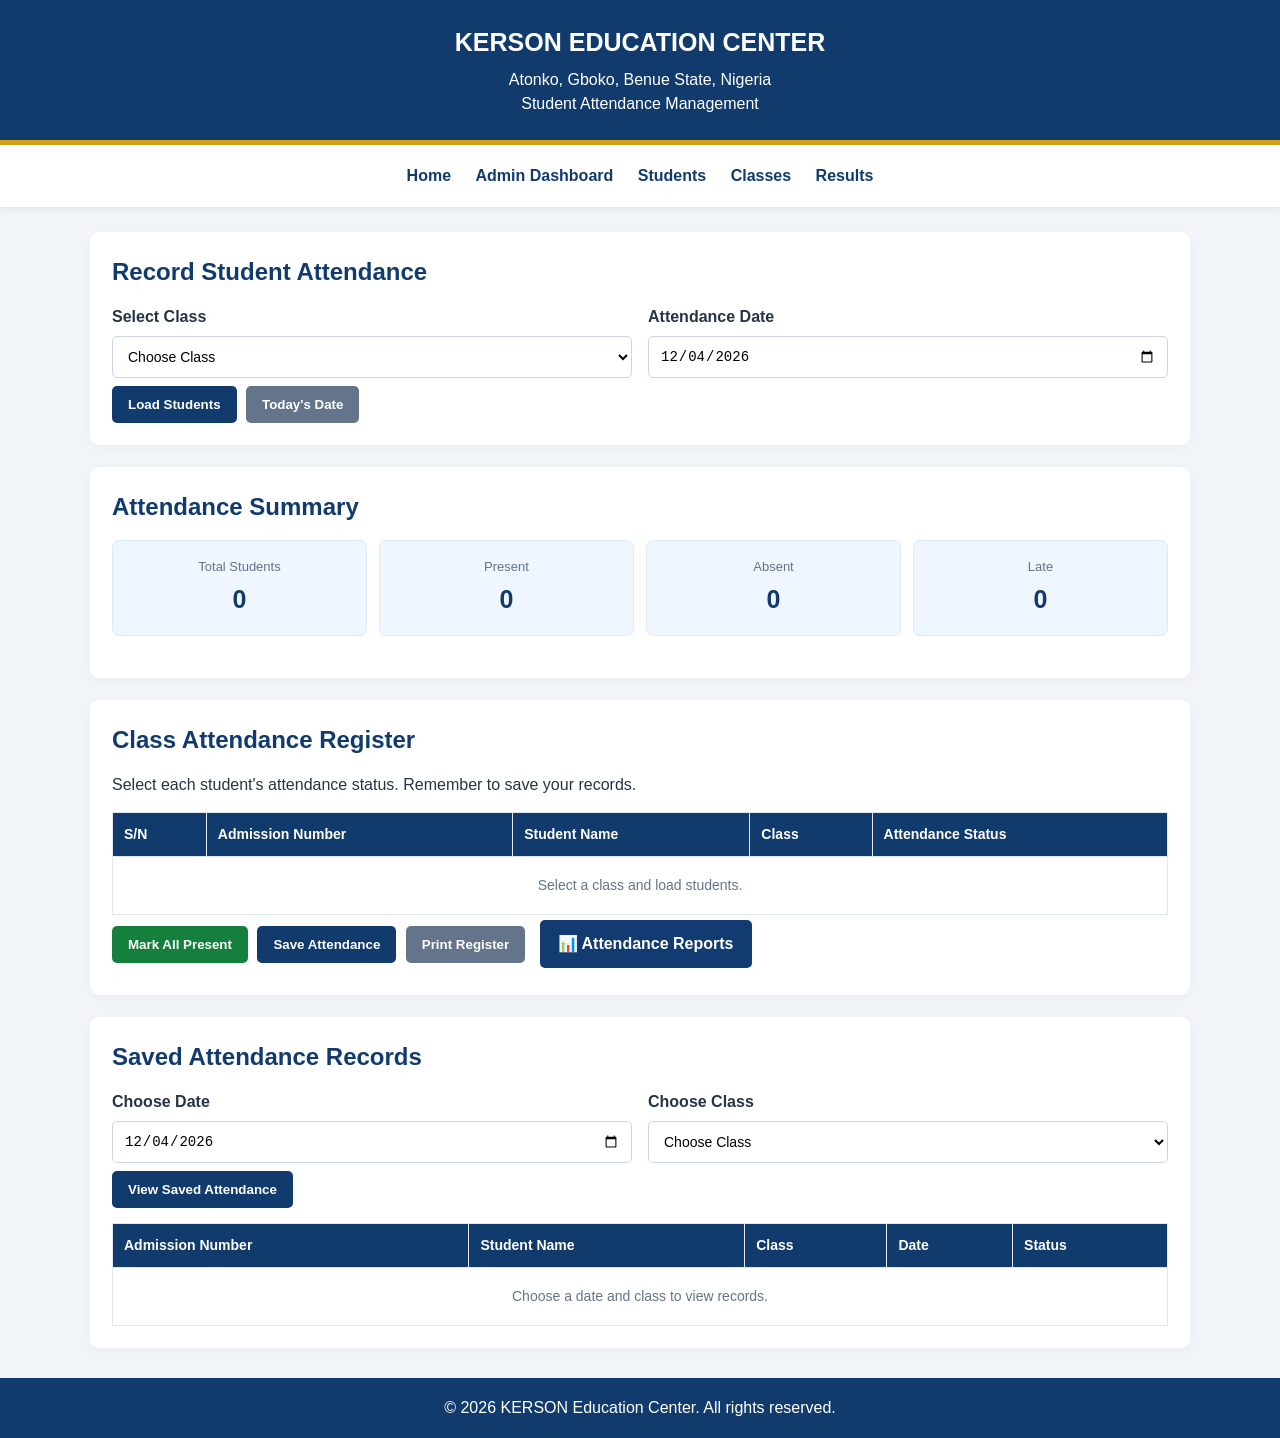
<file: attendance.html>
<!DOCTYPE html>
<html lang="en">
<head>
    <meta charset="UTF-8">
    <meta name="viewport" content="width=device-width, initial-scale=1.0">

    <title>Attendance Management | KERSON Education Center</title>

    <style>
        * {
            box-sizing: border-box;
            margin: 0;
            padding: 0;
        }

        body {
            font-family: Arial, sans-serif;
            background: #f1f5f9;
            color: #263445;
            line-height: 1.5;
        }

        header {
            background: #123b6d;
            color: white;
            text-align: center;
            padding: 24px 12px;
            border-bottom: 5px solid #d4a017;
        }

        header h1 {
            font-size: 25px;
            margin-bottom: 6px;
        }

        nav {
            background: white;
            padding: 14px;
            text-align: center;
            box-shadow: 0 2px 6px #00000010;
        }

        nav a {
            display: inline-block;
            color: #123b6d;
            text-decoration: none;
            font-weight: bold;
            margin: 5px 10px;
        }

        main {
            width: 95%;
            max-width: 1100px;
            margin: 25px auto;
        }

        .card {
            background: white;
            padding: 22px;
            border-radius: 9px;
            margin-bottom: 22px;
            box-shadow: 0 3px 12px #00000008;
        }

        h2 {
            color: #123b6d;
            margin-bottom: 15px;
        }

        .form-grid {
            display: grid;
            grid-template-columns: repeat(
                auto-fit, minmax(200px, 1fr)
            );
            gap: 16px;
        }

        label {
            display: block;
            font-weight: bold;
            margin-bottom: 7px;
        }

        select,
        input {
            width: 100%;
            padding: 11px;
            border: 1px solid #cbd5e1;
            border-radius: 5px;
            background: white;
            font-size: 14px;
        }

        button {
            padding: 11px 16px;
            border: none;
            border-radius: 5px;
            cursor: pointer;
            font-weight: bold;
            margin: 8px 5px 0 0;
        }

        .primary {
            background: #123b6d;
            color: white;
        }

        .success {
            background: #15803d;
            color: white;
        }

        .secondary {
            background: #64748b;
            color: white;
        }

        .danger {
            background: #b91c1c;
            color: white;
        }

        .summary {
            display: grid;
            grid-template-columns: repeat(
                auto-fit, minmax(140px, 1fr)
            );
            gap: 12px;
            margin-bottom: 20px;
        }

        .summary-box {
            background: #eff6ff;
            border: 1px solid #dbeafe;
            padding: 16px;
            border-radius: 7px;
            text-align: center;
        }

        .summary-box p {
            color: #64748b;
            font-size: 13px;
        }

        .summary-box h3 {
            color: #123b6d;
            font-size: 25px;
            margin-top: 5px;
        }

        .table-wrapper {
            width: 100%;
            overflow-x: auto;
        }

        table {
            width: 100%;
            min-width: 700px;
            border-collapse: collapse;
            margin-top: 15px;
        }

        th,
        td {
            padding: 11px;
            border: 1px solid #e2e8f0;
            text-align: left;
            font-size: 14px;
        }

        th {
            background: #123b6d;
            color: white;
        }

        tbody tr:nth-child(even) {
            background: #f8fafc;
        }

        .status-select {
            min-width: 120px;
        }

        .message {
            margin-top: 15px;
            padding: 12px;
            border-radius: 5px;
            display: none;
        }

        .empty {
            padding: 18px;
            text-align: center;
            color: #64748b;
        }

        footer {
            background: #123b6d;
            color: white;
            text-align: center;
            padding: 18px;
            margin-top: 30px;
        }

        @media (max-width: 600px) {
            header h1 {
                font-size: 21px;
            }

            .card {
                padding: 15px;
            }
        }

        @media print {
            nav,
            .no-print,
            footer {
                display: none !important;
            }

            body {
                background: white;
            }

            main {
                width: 100%;
                margin: 0;
            }

            .card {
                box-shadow: none;
                border: 1px solid #ddd;
            }

            table {
                min-width: 0;
            }
        }
    </style>
</head>

<body>

<header>
    <h1>KERSON EDUCATION CENTER</h1>
    <p>Atonko, Gboko, Benue State, Nigeria</p>
    <p>Student Attendance Management</p>
</header>

<nav class="no-print">
    <a href="index.html">Home</a>
    <a href="admin-dashboard.html">Admin Dashboard</a>
    <a href="students.html">Students</a>
    <a href="classes.html">Classes</a>
    <a href="results.html">Results</a>
</nav>

<main>

    <section class="card no-print">
        <h2>Record Student Attendance</h2>

        <div class="form-grid">

            <div>
                <label for="classSelect">Select Class</label>
                <select id="classSelect">
                    <option value="">Choose Class</option>
                </select>
            </div>

            <div>
                <label for="attendanceDate">Attendance Date</label>
                <input type="date" id="attendanceDate" required>
            </div>

        </div>

        <button class="primary" id="loadButton">
            Load Students
        </button>

        <button class="secondary" id="todayButton">
            Today's Date
        </button>

        <div id="message" class="message" aria-live="polite"></div>
    </section>

    <section class="card">
        <h2>Attendance Summary</h2>

        <div class="summary">
            <div class="summary-box">
                <p>Total Students</p>
                <h3 id="totalCount">0</h3>
            </div>

            <div class="summary-box">
                <p>Present</p>
                <h3 id="presentCount">0</h3>
            </div>

            <div class="summary-box">
                <p>Absent</p>
                <h3 id="absentCount">0</h3>
            </div>

            <div class="summary-box">
                <p>Late</p>
                <h3 id="lateCount">0</h3>
            </div>
        </div>
    </section>

    <section class="card">
        <h2>Class Attendance Register</h2>

        <p>
            Select each student's attendance status.
            Remember to save your records.
        </p>

        <div class="table-wrapper">
            <table>
                <thead>
                    <tr>
                        <th>S/N</th>
                        <th>Admission Number</th>
                        <th>Student Name</th>
                        <th>Class</th>
                        <th>Attendance Status</th>
                    </tr>
                </thead>

                <tbody id="attendanceTable">
                    <tr>
                        <td colspan="5" class="empty">
                            Select a class and load students.
                        </td>
                    </tr>
                </tbody>
            </table>
        </div>

        <div class="no-print">
            <button class="success" id="markAllPresent">
                Mark All Present
            </button>

            <button class="primary" id="saveButton">
                Save Attendance
            </button>

            <button class="secondary" id="printButton">
                Print Register
            </button>

            <a href="attendance-reports.html" class="button"
style="display:inline-block; background:#123b72; color:white;
padding:12px 18px; border-radius:5px; text-decoration:none;
font-weight:bold; margin:5px;">
📊 Attendance Reports
</a>
        </div>
    </section>

    <section class="card">
        <h2>Saved Attendance Records</h2>

        <div class="form-grid no-print">
            <div>
                <label for="historyDate">Choose Date</label>
                <input type="date" id="historyDate">
            </div>

            <div>
                <label for="historyClass">Choose Class</label>
                <select id="historyClass">
                    <option value="">Choose Class</option>
                </select>
            </div>
        </div>

        <button class="primary no-print" id="viewHistory">
            View Saved Attendance
        </button>

        <div class="table-wrapper">
            <table>
                <thead>
                    <tr>
                        <th>Admission Number</th>
                        <th>Student Name</th>
                        <th>Class</th>
                        <th>Date</th>
                        <th>Status</th>
                    </tr>
                </thead>

                <tbody id="historyTable">
                    <tr>
                        <td colspan="5" class="empty">
                            Choose a date and class to view records.
                        </td>
                    </tr>
                </tbody>
            </table>
        </div>
    </section>

</main>
<footer>
    &copy; <span id="year"></span>
    KERSON Education Center. All rights reserved.
</footer>

<script>
const STUDENTS_KEY = "kersonStudents";
const CLASSES_KEY = "kersonClasses";
const ATTENDANCE_KEY = "kersonAttendance";

let currentStudents = [];

document.getElementById("year").textContent =
    new Date().getFullYear();

function localDateString() {
    const now = new Date();
    const year = now.getFullYear();
    const month = String(now.getMonth() + 1).padStart(2, "0");
    const day = String(now.getDate()).padStart(2, "0");

    return year + "-" + month + "-" + day;
}

function readRecords(key) {
    try {
        const data = JSON.parse(
            localStorage.getItem(key) || "[]"
        );

        return Array.isArray(data) ? data : [];
    } catch (error) {
        return [];
    }
}

function clean(value) {
    return String(value || "").trim();
}

function addOption(select, value, label) {
    const option = document.createElement("option");
    option.value = value;
    option.textContent = label;
    select.appendChild(option);
}

function showMessage(text, success) {
    const message = document.getElementById("message");

    message.textContent = text;
    message.style.display = "block";
    message.style.background = success ? "#dcfce7" : "#fee2e2";
    message.style.color = success ? "#166534" : "#991b1b";
}

function loadClassOptions() {
    const students = readRecords(STUDENTS_KEY);
    const classes = readRecords(CLASSES_KEY);

    const names = new Set();

    classes.forEach(function(item) {
        const name = clean(item.className || item.name);
        if (name) names.add(name);
    });

    students.forEach(function(item) {
        const name = clean(item.studentClass || item.className);
        if (name) names.add(name);
    });

    const sortedNames = Array.from(names).sort();

    ["classSelect", "historyClass"].forEach(function(id) {
        const select = document.getElementById(id);

        select.innerHTML = "";

        addOption(select, "", "Choose Class");

        sortedNames.forEach(function(name) {
            addOption(select, name, name);
        });
    });
}

function getAttendanceFor(date, className) {
    return readRecords(ATTENDANCE_KEY).filter(function(item) {
        return item.date === date &&
            item.className === className;
    });
}

function updateSummary() {
    const rows = document.querySelectorAll(
        "#attendanceTable tr[data-admission]"
    );

    let present = 0;
    let absent = 0;
    let late = 0;

    rows.forEach(function(row) {
        const status = row.querySelector("select").value;

        if (status === "Present") present++;
        if (status === "Absent") absent++;
        if (status === "Late") late++;
    });

    document.getElementById("totalCount").textContent =
        rows.length;

    document.getElementById("presentCount").textContent =
        present;

    document.getElementById("absentCount").textContent =
        absent;

    document.getElementById("lateCount").textContent =
        late;
}

function loadStudents() {
    const className =
        document.getElementById("classSelect").value;

    const date =
        document.getElementById("attendanceDate").value;

    const tbody = document.getElementById("attendanceTable");

    tbody.innerHTML = "";
    currentStudents = [];

    if (!className || !date) {
        tbody.innerHTML =
            '<tr><td colspan="5" class="empty">' +
            'Please select a class and date.</td></tr>';

        updateSummary();
        return;
    }

    const students = readRecords(STUDENTS_KEY).filter(function(item) {
        return clean(item.studentClass || item.className) === className;
    });

    students.sort(function(a, b) {
        return clean(a.fullName).localeCompare(clean(b.fullName));
    });

    const savedRecords = getAttendanceFor(date, className);

    if (students.length === 0) {
        tbody.innerHTML =
            '<tr><td colspan="5" class="empty">' +
            'No registered students were found in this class.' +
            '</td></tr>';

        updateSummary();
        return;
    }

    students.forEach(function(student, index) {
        const admission = clean(
            student.admissionNumber || student.admissionNo
        );

        const name = clean(student.fullName);

        const saved = savedRecords.find(function(record) {
            return clean(record.admissionNumber) === admission;
        });

        const status = saved ? saved.status : "Present";

        currentStudents.push(student);

        const row = document.createElement("tr");
        row.dataset.admission = admission;

        const numberCell = document.createElement("td");
        numberCell.textContent = index + 1;
        row.appendChild(numberCell);

        const admissionCell = document.createElement("td");
        admissionCell.textContent = admission;
        row.appendChild(admissionCell);

        const nameCell = document.createElement("td");
        nameCell.textContent = name;
        row.appendChild(nameCell);

        const classCell = document.createElement("td");
        classCell.textContent = className;
        row.appendChild(classCell);

        const statusCell = document.createElement("td");
        const select = document.createElement("select");

        select.className = "status-select";
        select.setAttribute("aria-label", "Attendance status for " + name);

        ["Present", "Absent", "Late"].forEach(function(optionValue) {
            addOption(select, optionValue, optionValue);
        });

        select.value = status;

        select.addEventListener("change", updateSummary);

        statusCell.appendChild(select);
        row.appendChild(statusCell);

        tbody.appendChild(row);
    });

    updateSummary();

    showMessage(
        students.length + " student(s) loaded for " +
        className + " on " + date + ".",
        true
    );
}

function saveAttendance() {
    const className =
        document.getElementById("classSelect").value;

    const date =
        document.getElementById("attendanceDate").value;

    if (!className || !date) {
        showMessage("Please select a class and date.", false);
        return;
    }

    const rows = document.querySelectorAll(
        "#attendanceTable tr[data-admission]"
    );

    if (rows.length === 0) {
        showMessage("Load the students before saving attendance.", false);
        return;
    }

    const allRecords = readRecords(ATTENDANCE_KEY);

    const newRecords = Array.from(rows).map(function(row) {
        const admission = row.dataset.admission;
        const student = currentStudents.find(function(item) {
            return clean(item.admissionNumber || item.admissionNo) ===
                admission;
        });

        return {
            date: date,
            className: className,
            admissionNumber: admission,
            fullName: student ? clean(student.fullName) : "",
            status: row.querySelector("select").value,
            updatedAt: new Date().toISOString()
        };
    });

    const updatedRecords = allRecords.filter(function(record) {
        return !(record.date === date &&
            record.className === className);
    });

    updatedRecords.push.apply(updatedRecords, newRecords);

    try {
        localStorage.setItem(
            ATTENDANCE_KEY,
            JSON.stringify(updatedRecords)
        );

        showMessage(
            "Attendance saved successfully for " +
            newRecords.length + " student(s).",
            true
        );

        updateSummary();
    } catch (error) {
        showMessage(
            "Attendance could not be saved in this browser.",
            false
        );
    }
}

function markAllPresent() {
    document.querySelectorAll(
        "#attendanceTable tr[data-admission] select"
    ).forEach(function(select) {
        select.value = "Present";
    });

    updateSummary();
}

function viewHistory() {
    const date = document.getElementById("historyDate").value;
    const className = document.getElementById("historyClass").value;

    const tbody = document.getElementById("historyTable");
    tbody.innerHTML = "";

    if (!date || !className) {
        tbody.innerHTML =
            '<tr><td colspan="5" class="empty">' +
            'Please choose a date and class.' +
            '</td></tr>';
        return;
    }

    const records = getAttendanceFor(date, className);

    if (records.length === 0) {
        tbody.innerHTML =
            '<tr><td colspan="5" class="empty">' +
            'No saved attendance records for this date and class.' +
            '</td></tr>';
        return;
    }

    records.sort(function(a, b) {
        return clean(a.fullName).localeCompare(clean(b.fullName));
    });

    records.forEach(function(record) {
        const row = document.createElement("tr");

        [
            record.admissionNumber,
            record.fullName,
            record.className,
            record.date,
            record.status
        ].forEach(function(value) {
            const cell = document.createElement("td");
            cell.textContent = value || "";
            row.appendChild(cell);
        });

        tbody.appendChild(row);
    });
}

document.getElementById("loadButton").addEventListener(
    "click",
    loadStudents
);

document.getElementById("classSelect").addEventListener(
    "change",
    loadStudents
);

document.getElementById("attendanceDate").addEventListener(
    "change",
    loadStudents
);

document.getElementById("todayButton").addEventListener(
    "click",
    function() {
        document.getElementById("attendanceDate").value =
            localDateString();

        loadStudents();
    }
);

document.getElementById("markAllPresent").addEventListener(
    "click",
    markAllPresent
);

document.getElementById("saveButton").addEventListener(
    "click",
    saveAttendance
);

document.getElementById("printButton").addEventListener(
    "click",
    function() {
        window.print();
    }
);

document.getElementById("viewHistory").addEventListener(
    "click",
    viewHistory
);

document.getElementById("historyDate").value = localDateString();
document.getElementById("attendanceDate").value = localDateString();

loadClassOptions();
</script>
    
</body>
</html>
</file>
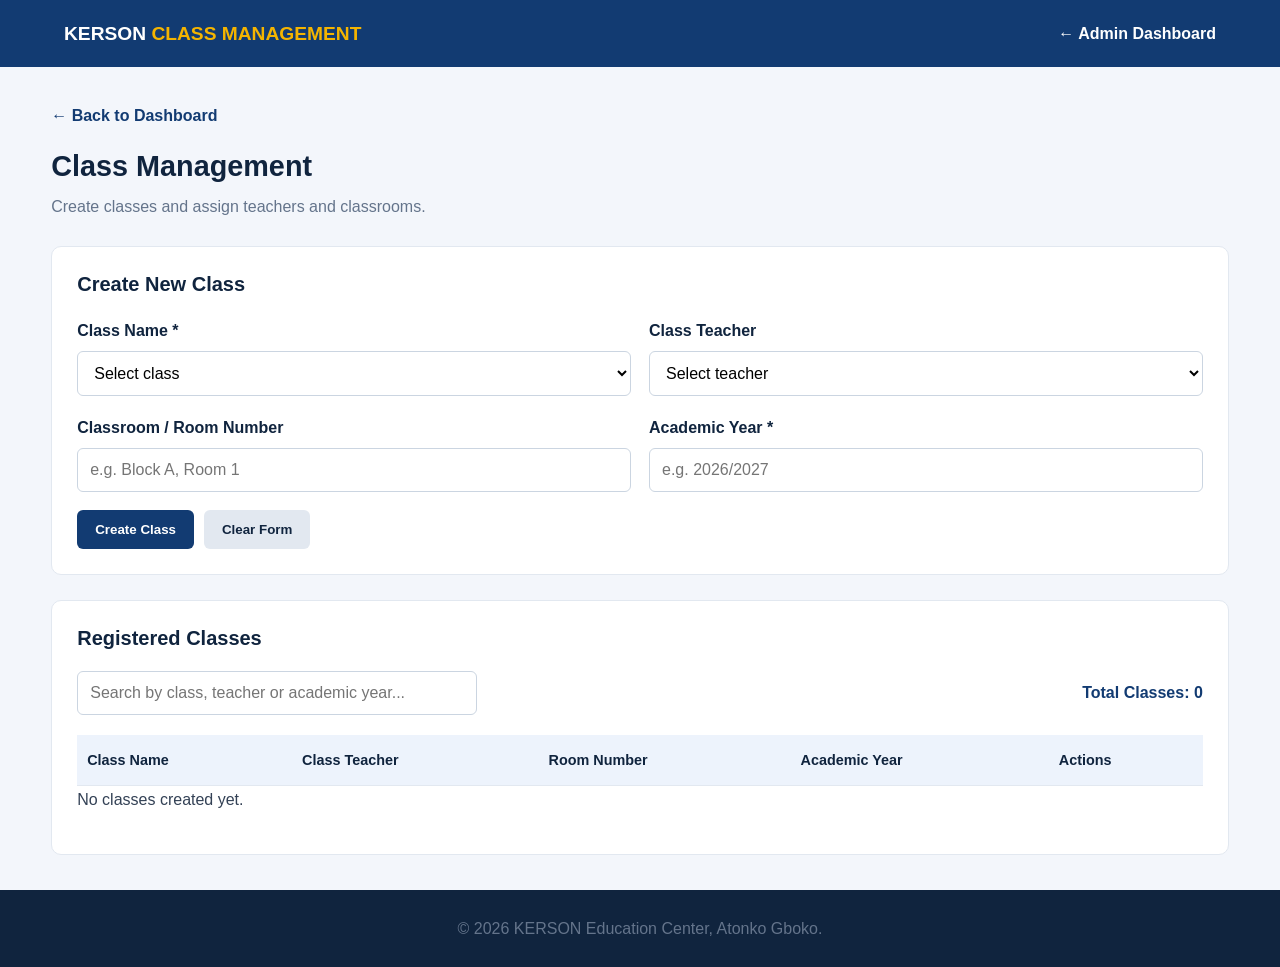
<file: classes.html>
<!DOCTYPE html>
<html lang="en">
<head>
    <meta charset="UTF-8">
    <meta name="viewport" content="width=device-width, initial-scale=1.0">

    <title>Class Management | KERSON Education Center</title>

    <link rel="stylesheet" href="Css/style.css">

    <style>
        body {
            background: #f3f6fb;
            color: #334155;
        }

        .page-header {
            background: #123b72;
            color: white;
            padding: 20px 5%;
            display: flex;
            justify-content: space-between;
            align-items: center;
            flex-wrap: wrap;
            gap: 15px;
        }

        .page-header h2 {
            color: white;
            font-size: 1.2rem;
            margin: 0;
        }

        .page-header span {
            color: #f4b400;
        }

        .page-header a {
            color: white;
            font-weight: bold;
        }

        .container-main {
            width: 92%;
            max-width: 1200px;
            margin: 35px auto;
        }

        .page-title {
            margin-bottom: 25px;
        }

        .page-title h1 {
            font-size: 1.8rem;
            margin-bottom: 8px;
        }

        .page-title p {
            color: #64748b;
        }

        .panel {
            background: white;
            padding: 25px;
            border: 1px solid #e2e8f0;
            border-radius: 10px;
            margin-bottom: 25px;
        }

        .panel h2 {
            font-size: 1.25rem;
            margin-bottom: 20px;
        }

        .class-form {
            display: grid;
            grid-template-columns: repeat(2, minmax(0, 1fr));
            gap: 18px;
        }

        .form-group label {
            display: block;
            font-weight: bold;
            margin-bottom: 7px;
            color: #10243e;
        }

        .form-group input,
        .form-group select {
            width: 100%;
            padding: 12px;
            border: 1px solid #cbd5e1;
            border-radius: 6px;
            font-size: 16px;
            background: white;
        }

        .form-group input:focus,
        .form-group select:focus {
            outline: 2px solid #123b72;
            border-color: transparent;
        }

        .form-actions {
            grid-column: 1 / -1;
            display: flex;
            flex-wrap: wrap;
            gap: 10px;
        }

        .button {
            padding: 12px 18px;
            border: none;
            border-radius: 6px;
            font-weight: bold;
            cursor: pointer;
        }

        .primary {
            background: #123b72;
            color: white;
        }

        .secondary {
            background: #e2e8f0;
            color: #10243e;
        }

        .toolbar {
            display: flex;
            justify-content: space-between;
            align-items: center;
            flex-wrap: wrap;
            gap: 15px;
            margin-bottom: 20px;
        }

        .toolbar input {
            width: 100%;
            max-width: 400px;
            padding: 12px;
            border: 1px solid #cbd5e1;
            border-radius: 6px;
            font-size: 16px;
        }

        .count {
            color: #123b72;
            font-weight: bold;
        }

        .table-wrapper {
            width: 100%;
            overflow-x: auto;
        }

        table {
            width: 100%;
            min-width: 750px;
            border-collapse: collapse;
        }

        th, td {
            text-align: left;
            padding: 13px 10px;
            border-bottom: 1px solid #e2e8f0;
            font-size: 0.9rem;
        }

        th {
            background: #edf3fc;
            color: #10243e;
        }

        .action-buttons {
            display: flex;
            gap: 7px;
        }

        .action-buttons button {
            padding: 7px 10px;
            border: none;
            border-radius: 4px;
            cursor: pointer;
            font-weight: bold;
        }

        .edit-button {
            background: #dbeafe;
            color: #1d4ed8;
        }

        .delete-button {
            background: #fee2e2;
            color: #b91c1c;
        }

        .message {
            font-weight: bold;
            margin-bottom: 12px;
        }

        .back-link {
            display: inline-block;
            margin-bottom: 20px;
            color: #123b72;
            font-weight: bold;
        }

        .footer {
            text-align: center;
            padding: 25px;
            color: #64748b;
        }

        @media (max-width: 650px) {
            .class-form {
                grid-template-columns: 1fr;
            }

            .container-main {
                margin-top: 22px;
            }

            .panel {
                padding: 18px;
            }

            .form-actions {
                flex-direction: column;
            }

            .form-actions button {
                width: 100%;
            }
        }
    </style>
</head>

<body>

    <header class="page-header">
        <h2>KERSON <span>CLASS MANAGEMENT</span></h2>
        <a href="admin-dashboard.html">← Admin Dashboard</a>
    </header>

    <main class="container-main">

        <a href="admin-dashboard.html" class="back-link">
            ← Back to Dashboard
        </a>

        <div class="page-title">
            <h1>Class Management</h1>
            <p>Create classes and assign teachers and classrooms.</p>
        </div>

        <section class="panel">

            <h2 id="formTitle">Create New Class</h2>

            <p id="formMessage" class="message" role="status"></p>

            <form id="classForm" class="class-form">

                <div class="form-group">
                    <label for="className">Class Name *</label>

                    <select id="className" required>
                        <option value="">Select class</option>
                        <option value="Nursery 1">Nursery 1</option>
                        <option value="Nursery 2">Nursery 2</option>
                        <option value="Nursery 3">Nursery 3</option>
                        <option value="Primary 1">Primary 1</option>
                        <option value="Primary 2">Primary 2</option>
                        <option value="Primary 3">Primary 3</option>
                        <option value="Primary 4">Primary 4</option>
                        <option value="Primary 5">Primary 5</option>
                        <option value="Primary 6">Primary 6</option>
                        <option value="JSS 1">JSS 1</option>
                        <option value="JSS 2">JSS 2</option>
                        <option value="JSS 3">JSS 3</option>
                        <option value="SS 1">SS 1</option>
                        <option value="SS 2">SS 2</option>
                        <option value="SS 3">SS 3</option>
                    </select>
                </div>

                <div class="form-group">
                    <label for="classTeacher">Class Teacher</label>

                    <select id="classTeacher">
                        <option value="">Select teacher</option>
                    </select>
                </div>

                <div class="form-group">
                    <label for="roomNumber">Classroom / Room Number</label>

                    <input
                        type="text"
                        id="roomNumber"
                        placeholder="e.g. Block A, Room 1"
                    >
                </div>

                <div class="form-group">
                    <label for="academicYear">Academic Year *</label>

                    <input
                        type="text"
                        id="academicYear"
                        placeholder="e.g. 2026/2027"
                        required
                    >
                </div>

                <div class="form-actions">
                    <button type="submit" class="button primary" id="saveButton">
                        Create Class
                    </button>

                    <button
                        type="button"
                        class="button secondary"
                        id="cancelButton"
                        hidden
                    >
                        Cancel Edit
                    </button>

                    <button type="reset" class="button secondary" id="clearButton">
                        Clear Form
                    </button>
                </div>

            </form>

        </section>

        <section class="panel">

            <h2>Registered Classes</h2>

            <div class="toolbar">
                <input
                    type="search"
                    id="classSearch"
                    placeholder="Search by class, teacher or academic year..."
                    aria-label="Search classes"
                >

                <span class="count" id="classCount">
                    Total Classes: 0
                </span>
            </div>

            <div class="table-wrapper">
                <table>
                    <thead>
                        <tr>
                            <th>Class Name</th>
                            <th>Class Teacher</th>
                            <th>Room Number</th>
                            <th>Academic Year</th>
                            <th>Actions</th>
                        </tr>
                    </thead>

                    <tbody id="classesTable"></tbody>
                </table>
            </div>

            <p id="emptyMessage">No classes created yet.</p>

        </section>

    </main>

    <footer class="footer">
        &copy; <span id="year"></span>
        KERSON Education Center, Atonko Gboko.
    </footer>

    <script>
        document.getElementById("year").textContent =
            new Date().getFullYear();

        const form = document.getElementById("classForm");
        const table = document.getElementById("classesTable");
        const searchInput = document.getElementById("classSearch");
        const countLabel = document.getElementById("classCount");
        const emptyMessage = document.getElementById("emptyMessage");
        const formMessage = document.getElementById("formMessage");
        const teacherSelect = document.getElementById("classTeacher");

        let classes = [];
        let teachers = [];
        let editingId = null;

        try {
            const savedClasses = JSON.parse(
                localStorage.getItem("kersonClasses") || "[]"
            );

            classes = Array.isArray(savedClasses) ? savedClasses : [];
        } catch (error) {
            classes = [];
        }

        try {
            const savedTeachers = JSON.parse(
                localStorage.getItem("kersonTeachers") || "[]"
            );

            teachers = Array.isArray(savedTeachers) ? savedTeachers : [];
        } catch (error) {
            teachers = [];
        }

        function escapeHTML(value) {
            return String(value ?? "").replace(/[&<>"']/g, function (char) {
                return {
                    "&": "&amp;",
                    "<": "&lt;",
                    ">": "&gt;",
                    '"': "&quot;",
                    "'": "&#39;"
                }[char];
            });
        }

        function populateTeachers(selectedId = "") {
            teacherSelect.innerHTML =
                '<option value="">Select teacher</option>';

            teachers.forEach(function (teacher) {
                const option = document.createElement("option");

                option.value = teacher.id;
                option.textContent =
                    teacher.fullName + " (" + teacher.teacherId + ")";

                option.selected = teacher.id === selectedId;

                teacherSelect.appendChild(option);
            });
        }

        function getTeacherName(teacherId) {
            const teacher = teachers.find(function (item) {
                return item.id === teacherId;
            });

            return teacher ? teacher.fullName : "Not assigned";
        }

        function saveClasses() {
            try {
                localStorage.setItem(
                    "kersonClasses",
                    JSON.stringify(classes)
                );

                return true;
            } catch (error) {
                alert("Unable to save classes in this browser.");
                return false;
            }
        }

        function renderClasses() {
            const query = searchInput.value.trim().toLowerCase();

            const filtered = classes.filter(function (item) {
                return [
                    item.className,
                    getTeacherName(item.classTeacherId),
                    item.roomNumber,
                    item.academicYear
                ].some(function (value) {
                    return String(value || "").toLowerCase().includes(query);
                });
            });

            table.innerHTML = filtered.map(function (item) {
                return `
                    <tr>
                        <td>${escapeHTML(item.className)}</td>
                        <td>${escapeHTML(getTeacherName(item.classTeacherId))}</td>
                        <td>${escapeHTML(item.roomNumber || "—")}</td>
                        <td>${escapeHTML(item.academicYear)}</td>
                        <td>
                            <div class="action-buttons">
                                <button
                                    type="button"
                                    class="edit-button"
                                    data-action="edit"
                                    data-id="${escapeHTML(item.id)}"
                                >Edit</button>

                                <button
                                    type="button"
                                    class="delete-button"
                                    data-action="delete"
                                    data-id="${escapeHTML(item.id)}"
                                >Delete</button>
                            </div>
                        </td>
                    </tr>
                `;
            }).join("");

            countLabel.textContent = "Total Classes: " + classes.length;

            emptyMessage.hidden = filtered.length > 0;

            if (classes.length === 0) {
                emptyMessage.textContent = "No classes created yet.";
            } else if (filtered.length === 0) {
                emptyMessage.textContent = "No matching classes found.";
            }
        }

        function resetForm() {
            form.reset();
            editingId = null;

            document.getElementById("formTitle").textContent =
                "Create New Class";

            document.getElementById("saveButton").textContent =
                "Create Class";

            document.getElementById("cancelButton").hidden = true;
            formMessage.textContent = "";
            populateTeachers();
        }

        form.addEventListener("submit", function (event) {
            event.preventDefault();

            const className =
                document.getElementById("className").value;

            const academicYear =
                document.getElementById("academicYear").value.trim();

            const duplicate = classes.some(function (item) {
                return item.className.toLowerCase() === className.toLowerCase()
                    && item.academicYear.toLowerCase() === academicYear.toLowerCase()
                    && item.id !== editingId;
            });

            if (duplicate) {
                formMessage.textContent =
                    "This class already exists for that academic year.";

                formMessage.style.color = "#b91c1c";
                return;
            }

            const record = {
                id: editingId || (
                    window.crypto && crypto.randomUUID
                        ? crypto.randomUUID()
                        : String(Date.now()) + Math.random().toString(16).slice(2)
                ),
                className: className,
                classTeacherId: teacherSelect.value,
                roomNumber: document.getElementById("roomNumber").value.trim(),
                academicYear: academicYear
            };

            const wasEditing = Boolean(editingId);

            if (wasEditing) {
                classes = classes.map(function (item) {
                    return item.id === editingId ? record : item;
                });
            } else {
                classes.push(record);
            }

            if (!saveClasses()) {
                return;
            }

            renderClasses();
            resetForm();

            formMessage.textContent = wasEditing
                ? "Class updated successfully."
                : "Class created successfully.";

            formMessage.style.color = "#15803d";
        });

        table.addEventListener("click", function (event) {
            const button = event.target.closest("button[data-action]");

            if (!button) return;

            const item = classes.find(function (record) {
                return record.id === button.dataset.id;
            });

            if (!item) return;

            if (button.dataset.action === "edit") {
                editingId = item.id;

                document.getElementById("className").value =
                    item.className;

                populateTeachers(item.classTeacherId);

                document.getElementById("roomNumber").value =
                    item.roomNumber || "";

                document.getElementById("academicYear").value =
                    item.academicYear;

                document.getElementById("formTitle").textContent =
                    "Edit Class";

                document.getElementById("saveButton").textContent =
                    "Save Changes";

                document.getElementById("cancelButton").hidden = false;

                window.scrollTo({ top: 0, behavior: "smooth" });

            } else if (button.dataset.action === "delete") {
                if (!confirm(
                    "Are you sure you want to delete this class?"
                )) {
                    return;
                }

                const previousClasses = classes;

                classes = classes.filter(function (record) {
                    return record.id !== item.id;
                });

                if (!saveClasses()) {
                    classes = previousClasses;
                    return;
                }

                renderClasses();
                resetForm();
            }
        });

        searchInput.addEventListener("input", renderClasses);

        document.getElementById("cancelButton").addEventListener(
            "click",
            resetForm
        );

        document.getElementById("clearButton").addEventListener(
            "click",
            function () {
                editingId = null;

                document.getElementById("formTitle").textContent =
                    "Create New Class";

                document.getElementById("saveButton").textContent =
                    "Create Class";

                document.getElementById("cancelButton").hidden = true;
                formMessage.textContent = "";
                populateTeachers();
            }
        );

        populateTeachers();
        renderClasses();
    </script>

</body>
  </html>
</file>
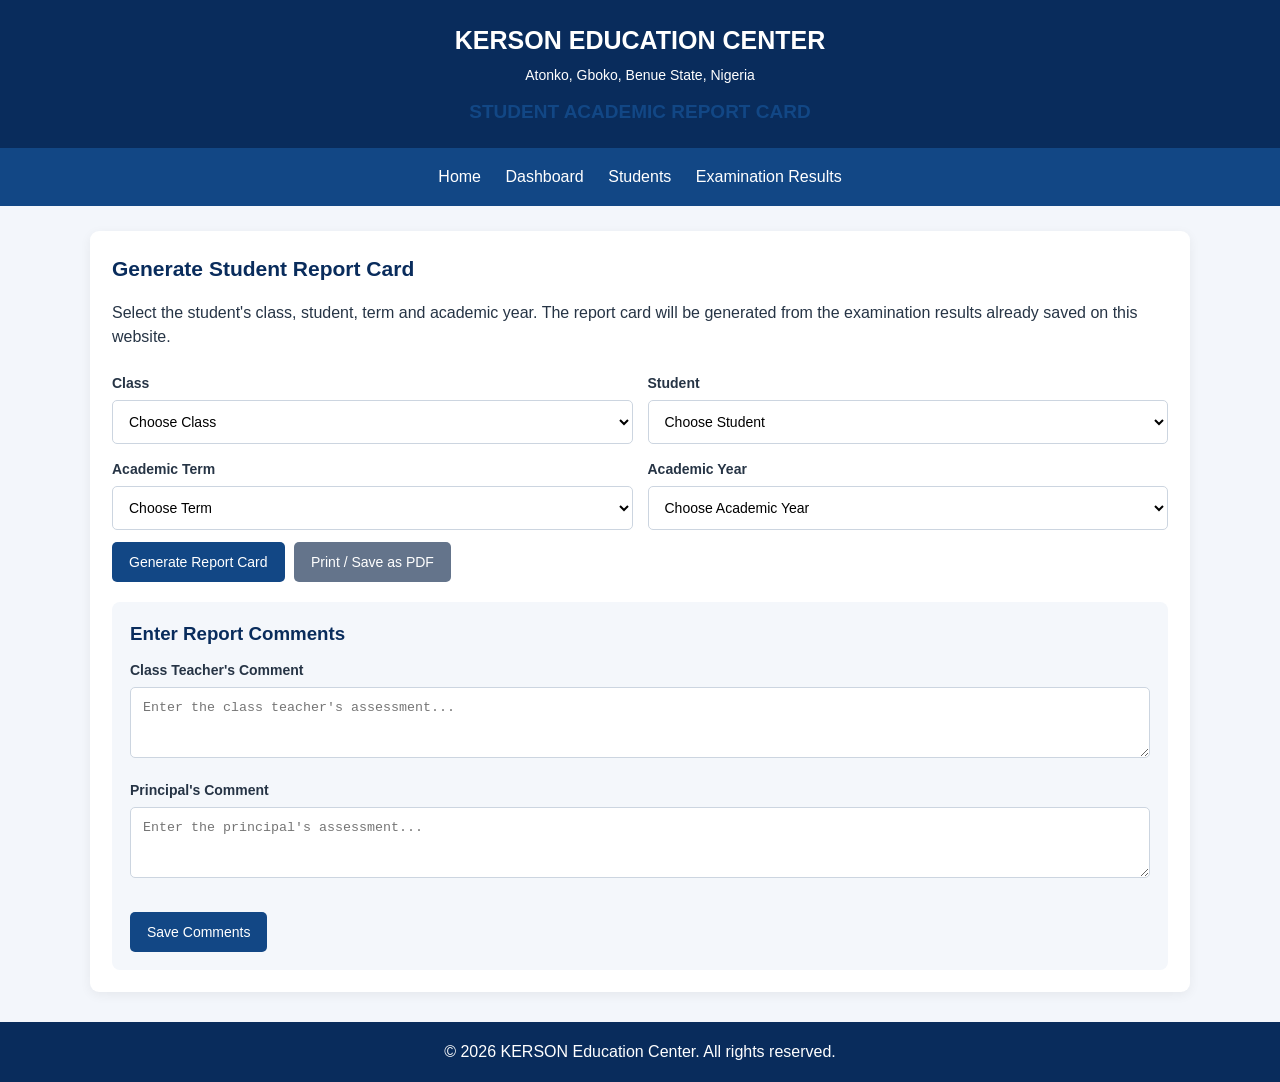
<file: report-card.html>
<!DOCTYPE html>
<html lang="en">
<head>
<meta charset="UTF-8">
<meta name="viewport" content="width=device-width, initial-scale=1.0">

<title>Student Report Card | KERSON Education Center</title>

<style>
* {
    box-sizing: border-box;
    margin: 0;
    padding: 0;
}

body {
    font-family: Arial, sans-serif;
    background: #f3f6fb;
    color: #263445;
    line-height: 1.5;
}

header {
    background: #092c5c;
    color: white;
    text-align: center;
    padding: 22px 12px;
}

header h1 {
    font-size: 25px;
    margin-bottom: 5px;
}

header p {
    font-size: 14px;
}

nav {
    background: #124785;
    padding: 12px;
    text-align: center;
}

nav a {
    color: white;
    text-decoration: none;
    margin: 5px 10px;
    display: inline-block;
}

.container {
    width: 95%;
    max-width: 1100px;
    margin: 25px auto;
}

.card {
    background: white;
    padding: 22px;
    border-radius: 9px;
    margin-bottom: 22px;
    box-shadow: 0 3px 12px rgba(0,0,0,0.06);
}

h2 {
    color: #092c5c;
    margin-bottom: 16px;
    font-size: 21px;
}

.form-grid {
    display: grid;
    grid-template-columns: repeat(2, minmax(0, 1fr));
    gap: 15px;
}

label {
    display: block;
    font-weight: bold;
    margin-bottom: 6px;
    font-size: 14px;
}

select {
    width: 100%;
    padding: 12px;
    border: 1px solid #ccd5e0;
    border-radius: 5px;
    background: white;
    font-size: 14px;
}

button {
    padding: 12px 17px;
    border: none;
    border-radius: 5px;
    cursor: pointer;
    margin: 12px 5px 0 0;
    font-size: 14px;
}

.primary {
    background: #124785;
    color: white;
}

.secondary {
    background: #64748b;
    color: white;
}

.report {
    display: none;
    background: white;
    padding: 30px;
    border: 1px solid #d9e0e8;
}

.report-heading {
    text-align: center;
    border-bottom: 2px solid #092c5c;
    padding-bottom: 15px;
    margin-bottom: 20px;
}

.report-heading h1 {
    color: #092c5c;
    font-size: 25px;
}

.report-heading p {
    font-size: 13px;
}

.report-title {
    margin-top: 12px;
    font-weight: bold;
    font-size: 19px;
    color: #124785;
}

.student-details {
    display: grid;
    grid-template-columns: repeat(2, minmax(0, 1fr));
    gap: 10px;
    margin-bottom: 22px;
    font-size: 14px;
}

.student-details div {
    padding: 8px;
    background: #f4f7fb;
    border-radius: 4px;
}

.table-wrapper {
    overflow-x: auto;
}

table {
    width: 100%;
    border-collapse: collapse;
    margin-bottom: 20px;
    min-width: 500px;
}

th, td {
    border: 1px solid #cbd5e1;
    padding: 10px;
    text-align: center;
    font-size: 13px;
}

th {
    background: #092c5c;
    color: white;
}

td.subject {
    text-align: left;
}

.summary {
    display: grid;
    grid-template-columns: repeat(3, minmax(0, 1fr));
    gap: 12px;
    margin: 20px 0;
}

.summary-box {
    background: #edf4ff;
    border: 1px solid #d6e5fa;
    border-radius: 6px;
    padding: 13px;
    text-align: center;
}

.summary-box p {
    font-size: 12px;
    color: #52657b;
}

.summary-box h3 {
    color: #092c5c;
    margin-top: 5px;
}

.remark {
    padding: 14px;
    background: #f4f7fb;
    border-left: 4px solid #124785;
    margin: 20px 0;
}

.signature-area {
    display: grid;
    grid-template-columns: repeat(2, minmax(0, 1fr));
    gap: 40px;
    margin-top: 45px;
}

.signature {
    text-align: center;
    border-top: 1px solid #555;
    padding-top: 8px;
    font-size: 13px;
}

footer {
    background: #092c5c;
    color: white;
    text-align: center;
    padding: 18px;
    margin-top: 30px;
}

#message {
    margin-top: 15px;
    font-weight: bold;
}

@media(max-width: 600px) {
    .form-grid,
    .student-details {
        grid-template-columns: 1fr;
    }

    .summary {
        grid-template-columns: 1fr;
    }

    .report {
        padding: 15px;
    }

    header h1 {
        font-size: 21px;
    }
}

@media print {
    @page {
        size: A4 portrait;
        margin: 12mm;
    }

    body {
        background: white;
        color: black;
        font-size: 11px;
    }

    header,
    nav,
    .no-print,
    footer {
        display: none !important;
    }

    .container {
        width: 100%;
        max-width: none;
        margin: 0;
    }

    .card {
        display: none !important;
    }

    .report {
        display: block !important;
        border: none;
        padding: 0;
    }

    .report-heading h1 {
        font-size: 21px;
    }

    th {
        background: #092c5c !important;
        color: white !important;
        print-color-adjust: exact;
        -webkit-print-color-adjust: exact;
    }

    .summary-box {
        print-color-adjust: exact;
        -webkit-print-color-adjust: exact;
    }

    table {
        min-width: 0;
    }

    th, td {
        padding: 7px 4px;
        font-size: 10px;
    }
}
</style>
</head>

<body>

<header class="school-header">
    <div class="school-name">
        <h1>KERSON EDUCATION CENTER</h1>
        <p class="school-address">
            Atonko, Gboko, Benue State, Nigeria
        </p>
        <p class="report-title">
            STUDENT ACADEMIC REPORT CARD
        </p>
    </div>
</header>

<nav class="no-print">
    <a href="index.html">Home</a>
    <a href="admin-dashboard.html">Dashboard</a>
    <a href="students.html">Students</a>
    <a href="results.html">Examination Results</a>
</nav>

<main class="container">

<section class="card no-print">
    <h2>Generate Student Report Card</h2>

    <p>
        Select the student's class, student, term and academic year.
        The report card will be generated from the examination results
        already saved on this website.
    </p>

    <br>

    <div class="form-grid">

        <div>
            <label for="classSelect">Class</label>
            <select id="classSelect">
                <option value="">Choose Class</option>
            </select>
        </div>

        <div>
            <label for="studentSelect">Student</label>
            <select id="studentSelect">
                <option value="">Choose Student</option>
            </select>
        </div>

        <div>
            <label for="termSelect">Academic Term</label>
            <select id="termSelect">
                <option value="">Choose Term</option>
            </select>
        </div>

        <div>
            <label for="yearSelect">Academic Year</label>
            <select id="yearSelect">
                <option value="">Choose Academic Year</option>
            </select>
        </div>

    </div>

    <button class="primary" onclick="generateReport()">
        Generate Report Card
    </button>

    <button class="secondary" onclick="printReport()">
        Print / Save as PDF
    </button>

    <p id="message" aria-live="polite"></p>
    <div id="commentEntryForm" style="margin-top: 20px; padding: 18px; background: #f4f7fb; border-radius: 8px;"><h3 style="color: #092c5c; margin-bottom: 12px;">
    Enter Report Comments
</h3>

<label for="teacherCommentInput">Class Teacher's Comment</label>
<textarea
    id="teacherCommentInput"
    rows="3"
    placeholder="Enter the class teacher's assessment..."
    style="width: 100%; padding: 12px; margin-bottom: 15px; border: 1px solid #ccd5e0; border-radius: 5px;"
></textarea>

<label for="principalCommentInput">Principal's Comment</label>
<textarea
    id="principalCommentInput"
    rows="3"
    placeholder="Enter the principal's assessment..."
    style="width: 100%; padding: 12px; margin-bottom: 15px; border: 1px solid #ccd5e0; border-radius: 5px;"
></textarea>

<button
    type="button"
    class="primary"
    onclick="saveReportComments()"
>
    Save Comments
</button>

<p id="commentMessage" aria-live="polite"></p>

</div>
</section>

<section class="report" id="report">

    <div class="report-heading">
        <h1>KERSON Education Center</h1>
        <p>Atonko, Gboko, Benue State</p>
        <p>STUDENT ACADEMIC REPORT CARD</p>
        <div class="report-title" id="reportTerm">
            Academic Report
        </div>
    </div>

    <div class="student-details">
        <div><strong>Student Name:</strong> <span id="rName"></span></div>
        <div><strong>Admission No.:</strong> <span id="rAdmission"></span></div>
        <div><strong>Class:</strong> <span id="rClass"></span></div>
        <div><strong>Academic Year:</strong> <span id="rYear"></span></div>
        <div><strong>Number of Subjects:</strong> <span id="rSubjects"></span></div>
        <div><strong>Date Generated:</strong> <span id="rDate"></span></div>
    </div>

    <div class="table-wrapper">
        <table>
            <thead>
                <tr>
                    <th>S/N</th>
                    <th>Subject</th>
                    <th>CA / 40</th>
                    <th>Exam / 60</th>
                    <th>Total / 100</th>
                    <th>Grade</th>
                    <th>Status</th>
                </tr>
            </thead>
            <tbody id="reportTable"></tbody>
        </table>
        
        <!-- Class Teacher's Comment --><section class="comments-section">
    <h3>CLASS TEACHER'S COMMENT</h3>
    <div id="teacherComment" class="comment-box">
        No teacher's comment entered.
    </div><div class="signature-row">
    <div>
        <p>________________________</p>
        <strong>Class Teacher's Signature</strong>
    </div>
    <div>
        <p>________________________</p>
        <strong>Date</strong>
    </div>
</div>

</section><!-- Principal's Comment --><section class="comments-section">
    <h3>PRINCIPAL'S COMMENT</h3>
    <div id="principalComment" class="comment-box">
        No principal's comment entered.
    </div><div class="signature-row">
    <div>
        <p>________________________</p>
        <strong>Principal's Signature</strong>
    </div>
    <div>
        <p>________________________</p>
        <strong>Date</strong>
    </div>
</div>

</section>
    </div>

    <div class="summary">
        <div class="summary-box">
            <p>Total Marks Obtained</p>
            <h3 id="rTotal">0</h3>
        </div>

        <div class="summary-box">
            <p>Average Score</p>
            <h3 id="rAverage">0%</h3>
        </div>

        <div class="summary-box">
            <p>Overall Status</p>
            <h3 id="rStatus">-</h3>
        </div>
    </div>

    <div class="remark">
        <strong>Academic Remark:</strong>
        <span id="rRemark"></span>
    </div>

    <div class="signature-area">
        <div class="signature">Class Teacher's Signature</div>
        <div class="signature">Head Teacher's Signature</div>
    </div>

</section>

</main>

<footer>
    &copy; 2026 KERSON Education Center. All rights reserved.
</footer>

<script>
const RESULTS_KEY = "kersonResults";

function readResults() {
    try {
        const data = JSON.parse(
            localStorage.getItem(RESULTS_KEY) || "[]"
        );

        return Array.isArray(data) ? data : [];
    } catch (error) {
        return [];
    }
}

function clean(value) {
    return String(value ?? "").trim();
}

function normal(value) {
    return clean(value).toLowerCase();
}

function escapeHTML(value) {
    return String(value ?? "").replace(/[&<>"']/g, function(char) {
        return {
            "&": "&amp;",
            "<": "&lt;",
            ">": "&gt;",
            '"': "&quot;",
            "'": "&#39;"
        }[char];
    });
}

function addOption(select, value, label) {
    const option = document.createElement("option");
    option.value = value;
    option.textContent = label;
    select.appendChild(option);
}

function unique(values) {
    return [...new Set(values.filter(function(value) {
        return clean(value) !== "";
    }))].sort();
}
function getCommentStorageKey() {
    const admission = document.getElementById("studentSelect").value;
    const term = document.getElementById("termSelect").value;
    const year = document.getElementById("yearSelect").value;

    return "kersonReportComments_" +
        JSON.stringify([admission, term, year]);
}

function saveReportComments() {
    const admission = document.getElementById("studentSelect").value;
    const term = document.getElementById("termSelect").value;
    const year = document.getElementById("yearSelect").value;
    const message = document.getElementById("commentMessage");

    if (!admission || !term || !year) {
        message.textContent =
            "Please select a student, term and academic year first.";
        message.style.color = "#b42318";
        return;
    }

    const comments = {
        teacher: document.getElementById("teacherCommentInput").value.trim(),
        principal: document.getElementById("principalCommentInput").value.trim()
    };

    try {
        localStorage.setItem(
            getCommentStorageKey(),
            JSON.stringify(comments)
        );

        document.getElementById("teacherComment").textContent =
            comments.teacher || "No teacher's comment entered.";

        document.getElementById("principalComment").textContent =
            comments.principal || "No principal's comment entered.";

        message.textContent = "Comments saved successfully!";
        message.style.color = "#176b32";
    } catch (error) {
        message.textContent =
            "Unable to save comments in this browser.";
        message.style.color = "#b42318";
    }
}

function loadReportComments() {
    let comments = {
        teacher: "",
        principal: ""
    };

    try {
        comments = JSON.parse(
            localStorage.getItem(getCommentStorageKey()) ||
            '{"teacher":"","principal":""}'
        );
    } catch (error) {
        comments = {
            teacher: "",
            principal: ""
        };
    }

    document.getElementById("teacherCommentInput").value =
        comments.teacher || "";

    document.getElementById("principalCommentInput").value =
        comments.principal || "";

    document.getElementById("teacherComment").textContent =
        comments.teacher || "No teacher's comment entered.";

    document.getElementById("principalComment").textContent =
        comments.principal || "No principal's comment entered.";
}
function loadClasses() {
    const results = readResults();
    const select = document.getElementById("classSelect");

    select.innerHTML = "";
    addOption(select, "", "Choose Class");

    const classes = unique(results.map(function(item) {
        return clean(item.className);
    }));

    classes.forEach(function(name) {
        addOption(select, name, name);
    });
}

function loadStudents() {
    const selectedClass = normal(
        document.getElementById("classSelect").value
    );

    const select = document.getElementById("studentSelect");

    select.innerHTML = "";
    addOption(select, "", "Choose Student");

    const matching = readResults().filter(function(item) {
        return normal(item.className) === selectedClass;
    });

    const students = [];

    matching.forEach(function(item) {
        const admission = clean(item.admissionNo);
        const name = clean(item.studentName);

        if (!admission || !name) return;

        const exists = students.some(function(student) {
            return student.admission === admission;
        });

        if (!exists) {
            students.push({
                admission: admission,
                name: name
            });
        }
    });

    students.sort(function(a, b) {
        return a.name.localeCompare(b.name);
    });

    students.forEach(function(student) {
        addOption(
            select,
            student.admission,
            student.name + " (" + student.admission + ")"
        );
    });

    loadTermsAndYears();
}

function loadTermsAndYears() {
    const className = normal(
        document.getElementById("classSelect").value
    );

    const admission = document.getElementById("studentSelect").value;

    const results = readResults().filter(function(item) {
        return normal(item.className) === className &&
            String(item.admissionNo) === String(admission);
    });

    const termSelect = document.getElementById("termSelect");
    const yearSelect = document.getElementById("yearSelect");

    termSelect.innerHTML = "";
    yearSelect.innerHTML = "";

    addOption(termSelect, "", "Choose Term");
    addOption(yearSelect, "", "Choose Academic Year");

    unique(results.map(function(item) {
        return clean(item.term);
    })).forEach(function(term) {
        addOption(termSelect, term, term);
    });

    unique(results.map(function(item) {
        return clean(item.academicYear);
    })).forEach(function(year) {
        addOption(yearSelect, year, year);
    });
}

document.getElementById("classSelect").addEventListener(
    "change",
    function() {
        document.getElementById("studentSelect").value = "";
        loadStudents();
    }
);

document.getElementById("studentSelect").addEventListener(
    "change",
    loadTermsAndYears
);

function generateReport() {
    const className = document.getElementById("classSelect").value;
    const admission = document.getElementById("studentSelect").value;
    const term = document.getElementById("termSelect").value;
    const year = document.getElementById("yearSelect").value;

    const message = document.getElementById("message");

    if (!className || !admission || !term || !year) {
        message.textContent =
            "Please select the class, student, term and academic year.";
        message.style.color = "#b42318";
        return;
    }

    const records = readResults().filter(function(item) {
        return normal(item.className) === normal(className) &&
            String(item.admissionNo) === String(admission) &&
            item.term === term &&
            item.academicYear === year;
    });

    if (records.length === 0) {
        message.textContent =
            "No results found for the selected student and term.";
        message.style.color = "#b42318";
        return;
    }

    records.sort(function(a, b) {
        return clean(a.subjectTitle).localeCompare(
            clean(b.subjectTitle)
        );
    });

    const first = records[0];

    const totalMarks = records.reduce(function(sum, item) {
        return sum + Number(item.total || 0);
    }, 0);

    const average = totalMarks / records.length;

    const passed = records.every(function(item) {
        return Number(item.total) >= 40;
    });

    let remark = "Needs improvement. More academic support is recommended.";

    if (average >= 70 && passed) {
        remark = "Excellent performance. Keep up the good work!";
    } else if (average >= 60 && passed) {
        remark = "Very good performance. Continue working hard.";
    } else if (average >= 50 && passed) {
        remark = "Good performance. Further improvement is encouraged.";
    } else if (passed) {
        remark = "Satisfactory performance. Aim for higher scores.";
    }

    document.getElementById("rName").textContent =
        first.studentName;

    document.getElementById("rAdmission").textContent =
        first.admissionNo;

    document.getElementById("rClass").textContent =
        first.className;

    document.getElementById("rYear").textContent =
        first.academicYear;

    document.getElementById("rSubjects").textContent =
        records.length;

    document.getElementById("rDate").textContent =
        new Date().toLocaleDateString("en-GB");

    document.getElementById("reportTerm").textContent =
        first.term + " Report";

    document.getElementById("rTotal").textContent =
        totalMarks.toFixed(2);

    document.getElementById("rAverage").textContent =
        average.toFixed(2) + "%";

    document.getElementById("rStatus").textContent =
        passed ? "PASS" : "NEEDS IMPROVEMENT";

    document.getElementById("rRemark").textContent = remark;

    document.getElementById("reportTable").innerHTML =
        records.map(function(item, index) {
            return `
            <tr>
                <td>${index + 1}</td>
                <td class="subject">${escapeHTML(item.subjectTitle)}</td>
                <td>${Number(item.caScore).toFixed(2)}</td>
                <td>${Number(item.examScore).toFixed(2)}</td>
                <td>${Number(item.total).toFixed(2)}</td>
                <td>${escapeHTML(item.grade)}</td>
                <td>${escapeHTML(item.status)}</td>
            </tr>`;
        }).join("");
loadReportComments();
    
    document.getElementById("report").style.display = "block";

    message.textContent = "Report card generated successfully.";
    message.style.color = "#176b32";

    document.getElementById("report").scrollIntoView({
        behavior: "smooth"
    });
}

function printReport() {
    if (document.getElementById("report").style.display !== "block") {
        alert("Generate a report card before printing.");
        return;
    }

    window.print();
}

loadClasses();
</script>

</body>
  </html>
</file>
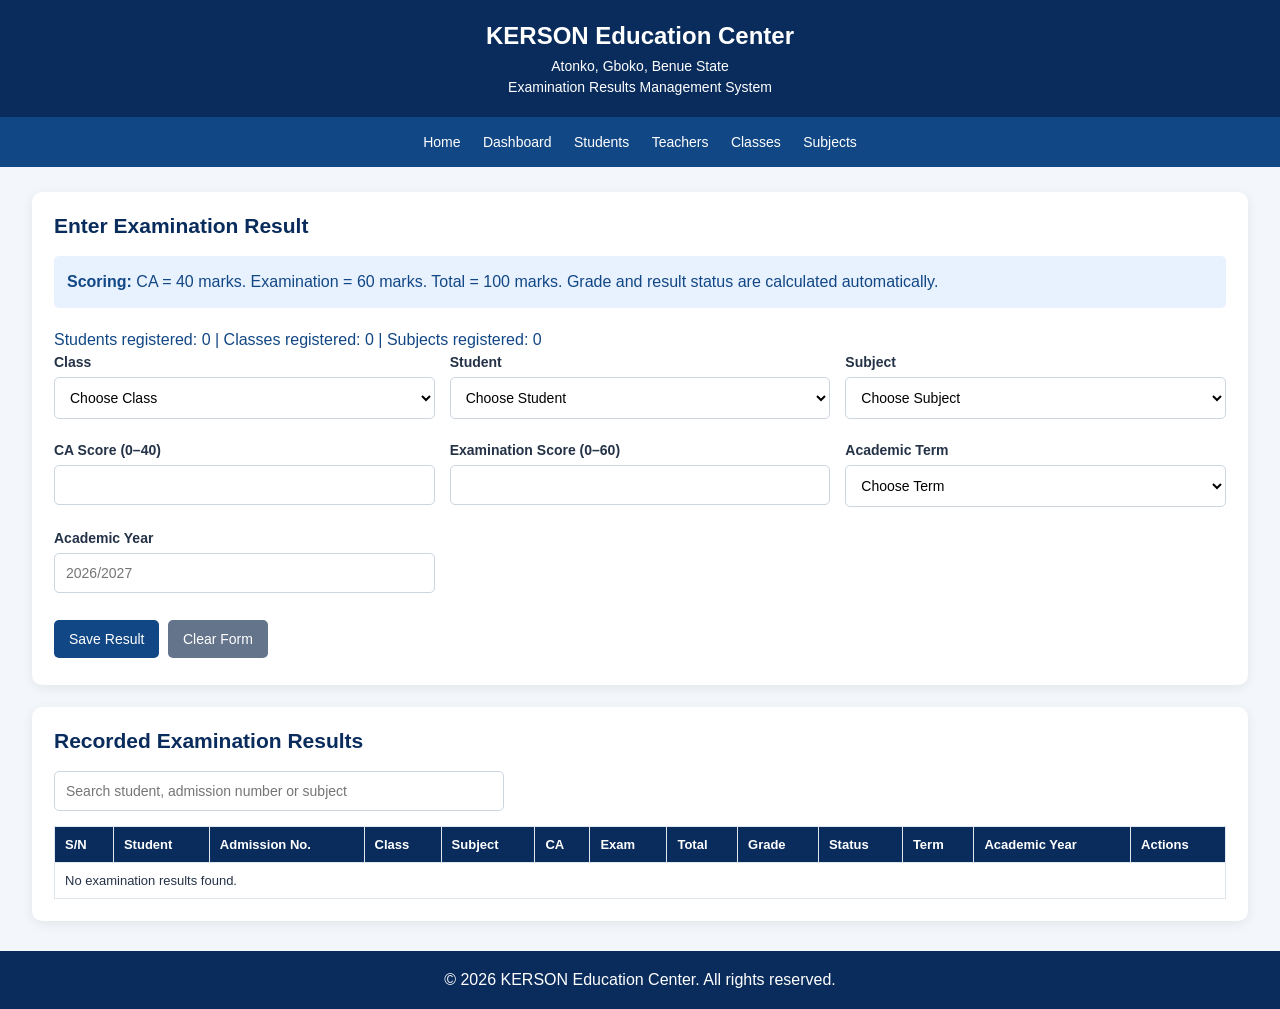
<file: results.html>
<!DOCTYPE html>
<html lang="en">
<head>
<meta charset="UTF-8">
<meta name="viewport" content="width=device-width, initial-scale=1.0">
<title>Examination Results | KERSON Education Center</title>

<style>
* {
    margin: 0;
    padding: 0;
    box-sizing: border-box;
}

body {
    font-family: Arial, sans-serif;
    background: #f3f6fb;
    color: #243247;
}

header {
    background: #092c5c;
    color: white;
    padding: 22px 12px;
    text-align: center;
}

header h1 {
    font-size: 24px;
    margin-bottom: 8px;
}

header p {
    margin-top: 5px;
    font-size: 14px;
}

nav {
    background: #124785;
    padding: 12px;
    text-align: center;
}

nav a {
    display: inline-block;
    color: white;
    text-decoration: none;
    margin: 5px 9px;
    font-size: 14px;
}

nav a:hover {
    color: #ffd166;
}

.container {
    width: 95%;
    max-width: 1250px;
    margin: 25px auto;
}

.card {
    background: white;
    padding: 22px;
    margin-bottom: 22px;
    border-radius: 10px;
    box-shadow: 0 3px 12px rgba(0,0,0,0.07);
}

h2 {
    color: #092c5c;
    font-size: 21px;
    margin-bottom: 18px;
}

.notice {
    background: #e8f2ff;
    color: #124785;
    padding: 13px;
    border-radius: 5px;
    line-height: 1.6;
    margin-bottom: 18px;
}

.form-grid {
    display: grid;
    grid-template-columns: repeat(3, minmax(0, 1fr));
    gap: 15px;
}

.form-group {
    margin-bottom: 8px;
}

label {
    display: block;
    font-weight: bold;
    font-size: 14px;
    margin-bottom: 7px;
}

input, select {
    width: 100%;
    padding: 11px;
    border: 1px solid #ccd5e0;
    border-radius: 5px;
    background: white;
    font-size: 14px;
}

input:focus, select:focus {
    outline: 2px solid #9bc4ff;
}

button {
    border: none;
    border-radius: 5px;
    padding: 11px 15px;
    margin: 5px 4px 5px 0;
    cursor: pointer;
    font-size: 14px;
}

.primary {
    background: #124785;
    color: white;
}

.secondary {
    background: #64748b;
    color: white;
}

.edit {
    background: #e5a000;
    color: #172033;
}

.delete {
    background: #c62828;
    color: white;
}

.search {
    max-width: 450px;
    margin-bottom: 15px;
}

.table-wrapper {
    width: 100%;
    overflow-x: auto;
}

table {
    width: 100%;
    min-width: 1100px;
    border-collapse: collapse;
}

th, td {
    border: 1px solid #e0e6ed;
    padding: 10px;
    text-align: left;
    font-size: 13px;
}

th {
    background: #092c5c;
    color: white;
}

tbody tr:nth-child(even) {
    background: #f6f8fc;
}

.badge {
    display: inline-block;
    padding: 5px 9px;
    border-radius: 15px;
    font-weight: bold;
}

.pass {
    background: #d7f5df;
    color: #176b32;
}

.fail {
    background: #ffe0e0;
    color: #a31515;
}

#message {
    margin: 14px 0;
    font-weight: bold;
    line-height: 1.6;
}

#recordCounts {
    line-height: 1.8;
    margin-top: 10px;
    color: #124785;
}

footer {
    background: #092c5c;
    color: white;
    text-align: center;
    padding: 20px;
    margin-top: 30px;
}

@media (max-width: 800px) {
    .form-grid {
        grid-template-columns: repeat(2, minmax(0, 1fr));
    }
}

@media (max-width: 520px) {
    .form-grid {
        grid-template-columns: 1fr;
    }

    header h1 {
        font-size: 20px;
    }

    .card {
        padding: 15px;
    }
}
</style>
</head>

<body>

<header>
    <h1>KERSON Education Center</h1>
    <p>Atonko, Gboko, Benue State</p>
    <p>Examination Results Management System</p>
</header>

<nav>
    <a href="index.html">Home</a>
    <a href="admin-dashboard.html">Dashboard</a>
    <a href="students.html">Students</a>
    <a href="teachers.html">Teachers</a>
    <a href="classes.html">Classes</a>
    <a href="subjects.html">Subjects</a>
</nav>

<main class="container">

<section class="card">
    <h2 id="formTitle">Enter Examination Result</h2>

    <div class="notice">
        <strong>Scoring:</strong> CA = 40 marks.
        Examination = 60 marks.
        Total = 100 marks.
        Grade and result status are calculated automatically.
    </div>

    <div id="recordCounts"></div>

    <form id="resultForm">

        <div class="form-grid">

            <div class="form-group">
                <label for="classSelect">Class</label>
                <select id="classSelect" required>
                    <option value="">Choose Class</option>
                </select>
            </div>

            <div class="form-group">
                <label for="studentSelect">Student</label>
                <select id="studentSelect" required>
                    <option value="">Choose Student</option>
                </select>
            </div>

            <div class="form-group">
                <label for="subjectSelect">Subject</label>
                <select id="subjectSelect" required>
                    <option value="">Choose Subject</option>
                </select>
            </div>

            <div class="form-group">
                <label for="caScore">CA Score (0–40)</label>
                <input type="number" id="caScore"
                       min="0" max="40" step="0.01" required>
            </div>

            <div class="form-group">
                <label for="examScore">Examination Score (0–60)</label>
                <input type="number" id="examScore"
                       min="0" max="60" step="0.01" required>
            </div>

            <div class="form-group">
                <label for="term">Academic Term</label>
                <select id="term" required>
                    <option value="">Choose Term</option>
                    <option>First Term</option>
                    <option>Second Term</option>
                    <option>Third Term</option>
                </select>
            </div>

            <div class="form-group">
                <label for="academicYear">Academic Year</label>
                <input type="text" id="academicYear"
                       placeholder="2026/2027" required>
            </div>

        </div>

        <p id="message" aria-live="polite"></p>

        <button type="submit" class="primary" id="saveButton">
            Save Result
        </button>

        <button type="button" class="secondary" onclick="resetForm()">
            Clear Form
        </button>

    </form>
</section>

<section class="card">
    <h2>Recorded Examination Results</h2>

    <input type="search" id="searchResults" class="search"
           placeholder="Search student, admission number or subject">

    <div class="table-wrapper">
        <table>
            <thead>
                <tr>
                    <th>S/N</th>
                    <th>Student</th>
                    <th>Admission No.</th>
                    <th>Class</th>
                    <th>Subject</th>
                    <th>CA</th>
                    <th>Exam</th>
                    <th>Total</th>
                    <th>Grade</th>
                    <th>Status</th>
                    <th>Term</th>
                    <th>Academic Year</th>
                    <th>Actions</th>
                </tr>
            </thead>

            <tbody id="resultsTable">
                <tr>
                    <td colspan="13">Loading results...</td>
                </tr>
            </tbody>
        </table>
    </div>
</section>

</main>

<footer>
    <p>&copy; 2026 KERSON Education Center. All rights reserved.</p>
</footer>

<script>
const RESULTS_KEY = "kersonResults";

let results = readStorage(RESULTS_KEY);
let editingId = null;

const form = document.getElementById("resultForm");
const classSelect = document.getElementById("classSelect");
const studentSelect = document.getElementById("studentSelect");
const subjectSelect = document.getElementById("subjectSelect");
const message = document.getElementById("message");

function readStorage(key) {
    try {
        const value = JSON.parse(localStorage.getItem(key) || "[]");
        return Array.isArray(value) ? value : [];
    } catch (error) {
        return [];
    }
}

function saveResults() {
    localStorage.setItem(RESULTS_KEY, JSON.stringify(results));
}

function clean(value) {
    return String(value ?? "").trim();
}

function normal(value) {
    return clean(value).toLowerCase().replace(/\s+/g, " ");
}

function escapeHTML(value) {
    return String(value ?? "").replace(/[&<>"']/g, function(char) {
        return {
            "&": "&amp;",
            "<": "&lt;",
            ">": "&gt;",
            '"': "&quot;",
            "'": "&#39;"
        }[char];
    });
}

/* Student records */

function getStudents() {
    return readStorage("kersonStudents");
}

function studentName(student) {
    return clean(
        student.fullName ||
        student.fullname ||
        student.studentName ||
        student.name
    );
}

function studentAdmission(student) {
    return clean(
        student.admissionNo ||
        student.admissionNumber ||
        student.matricNumber ||
        student.matric ||
        student.studentId ||
        student.id
    );
}

function studentClass(student) {
    return clean(
        student.className ||
        student.class ||
        student.classLevel ||
        student.studentClass ||
        student.level
    );
}

/* Class records */

function getClasses() {
    return readStorage("kersonClasses");
}

function className(item) {
    return clean(
        item.className ||
        item.class ||
        item.classLevel ||
        item.level ||
        item.name
    );
}

/* Subject records */

function getSubjects() {
    return readStorage("kersonSubjects");
}

function subjectCode(subject) {
    return clean(
        subject.subjectCode ||
        subject.code
    );
}

function subjectName(subject) {
    return clean(
        subject.subjectName ||
        subject.subjectTitle ||
        subject.title ||
        subject.name
    );
}

function subjectClass(subject) {
    return clean(
        subject.subjectClass ||
        subject.className ||
        subject.class ||
        subject.classLevel ||
        subject.level ||
        subject.studentClass
    );
}

/* Dropdowns */

function addOption(select, value, label) {
    const option = document.createElement("option");
    option.value = value;
    option.textContent = label;
    select.appendChild(option);
}

function loadClasses() {
    const previous = classSelect.value;
    const names = new Set();

    getClasses().forEach(function(item) {
        const name = className(item);
        if (name) names.add(name);
    });

    getStudents().forEach(function(student) {
        const name = studentClass(student);
        if (name) names.add(name);
    });

    getSubjects().forEach(function(subject) {
        const name = subjectClass(subject);
        if (name) names.add(name);
    });

    classSelect.innerHTML = "";
    addOption(classSelect, "", "Choose Class");

    Array.from(names).sort().forEach(function(name) {
        addOption(classSelect, name, name);
    });

    if (names.has(previous)) {
        classSelect.value = previous;
    }

    loadStudents();
    loadSubjects();
}

function loadStudents() {
    const selected = normal(classSelect.value);

    studentSelect.innerHTML = "";
    addOption(studentSelect, "", "Choose Student");

    if (!selected) return;

    const matching = getStudents().filter(function(student) {
        return normal(studentClass(student)) === selected;
    });

    matching.forEach(function(student) {
        const admission = studentAdmission(student);
        const name = studentName(student);

        if (!admission || !name) return;

        addOption(
            studentSelect,
            admission,
            name + " (" + admission + ")"
        );
    });

    if (matching.length === 0) {
        addOption(studentSelect, "", "No students found in this class");
    }
}

function loadSubjects() {
    const selected = normal(classSelect.value);

    subjectSelect.innerHTML = "";
    addOption(subjectSelect, "", "Choose Subject");

    if (!selected) return;

    const all = getSubjects();

    const matching = all.filter(function(subject) {
        return normal(subjectClass(subject)) === selected;
    });

    matching.forEach(function(subject) {
        const code = subjectCode(subject);
        const name = subjectName(subject);

        if (!name) return;

        addOption(
            subjectSelect,
            code || name,
            name + (code ? " (" + code + ")" : "")
        );
    });

    if (matching.length === 0) {
        addOption(
            subjectSelect,
            "",
            all.length
                ? "No subjects assigned to this class"
                : "No subjects registered"
        );
    }
}

classSelect.addEventListener("change", function() {
    loadStudents();
    loadSubjects();
});

/* Grading */

function calculateGrade(total) {
    if (total >= 70) return "A";
    if (total >= 60) return "B";
    if (total >= 50) return "C";
    if (total >= 45) return "D";
    if (total >= 40) return "E";
    return "F";
}

function showMessage(text, success) {
    message.textContent = text;
    message.style.color = success ? "#176b32" : "#b42318";
}

function findStudent(admission) {
    return getStudents().find(function(student) {
        return studentAdmission(student) === String(admission);
    });
}

function findSubject(code) {
    return getSubjects().find(function(subject) {
        return (subjectCode(subject) || subjectName(subject))
            === String(code);
    });
}

/* Save and update results */

form.addEventListener("submit", function(event) {
    event.preventDefault();

    const selectedClass = classSelect.value;
    const admission = studentSelect.value;
    const selectedSubject = subjectSelect.value;
    const ca = Number(document.getElementById("caScore").value);
    const exam = Number(document.getElementById("examScore").value);
    const term = document.getElementById("term").value;
    const year = document.getElementById("academicYear").value.trim();

    if (!selectedClass || !admission || !selectedSubject || !term || !year) {
        showMessage("Please select a class, student, subject and term.", false);
        return;
    }

    if (!Number.isFinite(ca) || ca < 0 || ca > 40) {
        showMessage("CA must be between 0 and 40.", false);
        return;
    }

    if (!Number.isFinite(exam) || exam < 0 || exam > 60) {
        showMessage("Examination score must be between 0 and 60.", false);
        return;
    }

    const student = findStudent(admission);
    const subject = findSubject(selectedSubject);

    if (!student || !subject) {
        showMessage(
            "The selected student or subject could not be found. Refresh and try again.",
            false
        );
        return;
    }

    if (normal(studentClass(student)) !== normal(selectedClass)) {
        showMessage("The selected student does not belong to this class.", false);
        return;
    }

    if (normal(subjectClass(subject)) !== normal(selectedClass)) {
        showMessage("The selected subject is not assigned to this class.", false);
        return;
    }

    const total = Math.round((ca + exam) * 100) / 100;

    const duplicate = results.some(function(item) {
        return item.id !== editingId &&
            String(item.admissionNo) === admission &&
            String(item.subjectCode) === selectedSubject &&
            item.term === term &&
            item.academicYear === year;
    });

    if (duplicate) {
        showMessage(
            "This student already has a result for that subject, term and academic year.",
            false
        );
        return;
    }

    const record = {
        id: editingId || (
            Date.now().toString() +
            Math.random().toString(36).slice(2, 8)
        ),
        studentName: studentName(student),
        admissionNo: studentAdmission(student),
        className: selectedClass,
        subjectCode: subjectCode(subject) || subjectName(subject),
        subjectTitle: subjectName(subject),
        caScore: ca,
        examScore: exam,
        total: total,
        grade: calculateGrade(total),
        status: total >= 40 ? "PASS" : "FAIL",
        term: term,
        academicYear: year
    };

    if (editingId) {
        const index = results.findIndex(function(item) {
            return item.id === editingId;
        });

        if (index >= 0) results[index] = record;

        showMessage("Result updated successfully.", true);
    } else {
        results.push(record);
        showMessage("Result saved successfully.", true);
    }

    saveResults();
    renderResults(document.getElementById("searchResults").value);

    form.reset();
    editingId = null;

    document.getElementById("formTitle").textContent =
        "Enter Examination Result";
    document.getElementById("saveButton").textContent = "Save Result";

    loadClasses();
});

/* Results table */

function renderResults(searchValue) {
    const tbody = document.getElementById("resultsTable");
    const query = normal(searchValue);

    const filtered = results.filter(function(item) {
        const text = [
            item.studentName,
            item.admissionNo,
            item.className,
            item.subjectTitle,
            item.subjectCode,
            item.term,
            item.academicYear,
            item.grade,
            item.status
        ].join(" ");

        return normal(text).includes(query);
    });

    if (filtered.length === 0) {
        tbody.innerHTML =
            '<tr><td colspan="13">No examination results found.</td></tr>';
        return;
    }

    tbody.innerHTML = filtered.map(function(item, index) {
        const badge = item.status === "PASS" ? "pass" : "fail";

        return `
        <tr>
            <td>${index + 1}</td>
            <td>${escapeHTML(item.studentName)}</td>
            <td>${escapeHTML(item.admissionNo)}</td>
            <td>${escapeHTML(item.className)}</td>
            <td>${escapeHTML(item.subjectTitle)}</td>
            <td>${Number(item.caScore).toFixed(2)}</td>
            <td>${Number(item.examScore).toFixed(2)}</td>
            <td><strong>${Number(item.total).toFixed(2)}</strong></td>
            <td>${escapeHTML(item.grade)}</td>
            <td><span class="badge ${badge}">
                ${escapeHTML(item.status)}
            </span></td>
            <td>${escapeHTML(item.term)}</td>
            <td>${escapeHTML(item.academicYear)}</td>
            <td>
                <button class="edit"
                    onclick="editResult('${item.id}')">Edit</button>
                <button class="delete"
                    onclick="deleteResult('${item.id}')">Delete</button>
            </td>
        </tr>`;
    }).join("");
}

function editResult(id) {
    const item = results.find(function(record) {
        return record.id === id;
    });

    if (!item) return;

    editingId = id;

    classSelect.value = item.className;
    loadStudents();
    loadSubjects();

    studentSelect.value = item.admissionNo;
    subjectSelect.value = item.subjectCode;

    document.getElementById("caScore").value = item.caScore;
    document.getElementById("examScore").value = item.examScore;
    document.getElementById("term").value = item.term;
    document.getElementById("academicYear").value = item.academicYear;

    document.getElementById("formTitle").textContent =
        "Edit Examination Result";
    document.getElementById("saveButton").textContent = "Update Result";

    showMessage("Make your changes and tap Update Result.", true);
    window.scrollTo({ top: 0, behavior: "smooth" });
}

function deleteResult(id) {
    const item = results.find(function(record) {
        return record.id === id;
    });

    if (!item) return;

    if (confirm(
        "Delete the result for " + item.studentName +
        " - " + item.subjectTitle + "?"
    )) {
        results = results.filter(function(record) {
            return record.id !== id;
        });

        saveResults();
        renderResults(document.getElementById("searchResults").value);

        showMessage("Result deleted successfully.", true);

        if (editingId === id) resetForm();
    }
}

function resetForm() {
    form.reset();
    editingId = null;

    document.getElementById("formTitle").textContent =
        "Enter Examination Result";
    document.getElementById("saveButton").textContent = "Save Result";

    message.textContent = "";

    loadClasses();
}

document.getElementById("searchResults").addEventListener(
    "input",
    function() {
        renderResults(this.value);
    }
);

/* Show how many records are available */

function showRecordCounts() {
    document.getElementById("recordCounts").textContent =
        "Students registered: " + getStudents().length +
        " | Classes registered: " + getClasses().length +
        " | Subjects registered: " + getSubjects().length;
}

showRecordCounts();
loadClasses();
renderResults("");
</script>

</body>
</html>
</file>
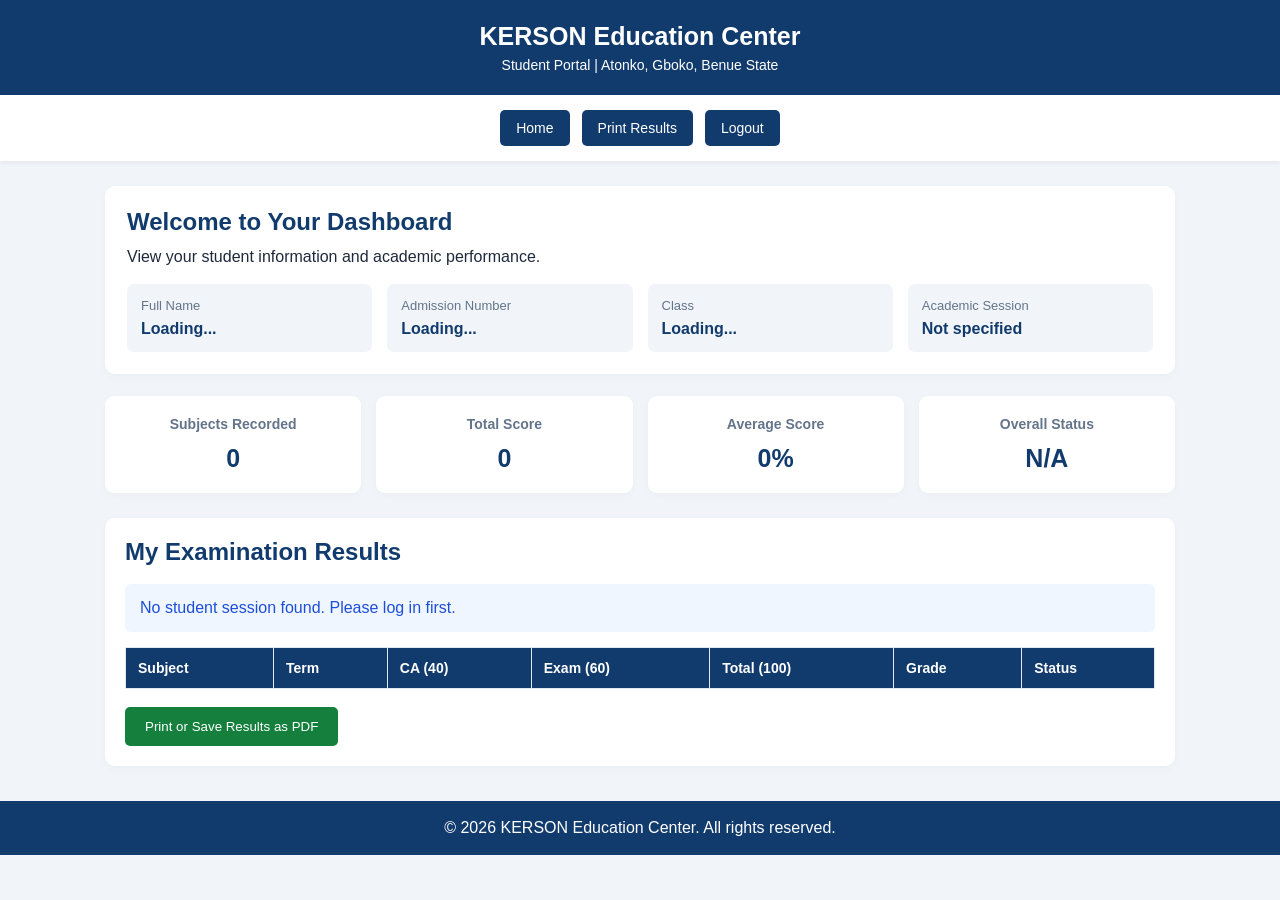
<file: student-dashboard.html>
<!DOCTYPE html>
<html lang="en">
<head>
    <meta charset="UTF-8">
    <meta name="viewport" content="width=device-width, initial-scale=1.0">

    <title>Student Dashboard | KERSON Education Center</title>

    <style>
        * {
            margin: 0;
            padding: 0;
            box-sizing: border-box;
        }

        body {
            font-family: Arial, sans-serif;
            background: #f1f5f9;
            color: #1e293b;
        }

        header {
            background: #123b6d;
            color: white;
            padding: 22px 15px;
            text-align: center;
        }

        header h1 {
            font-size: 25px;
            margin-bottom: 6px;
        }

        header p {
            font-size: 14px;
        }

        nav {
            background: #ffffff;
            padding: 15px;
            display: flex;
            justify-content: center;
            gap: 12px;
            flex-wrap: wrap;
            box-shadow: 0 2px 5px #00000010;
        }

        nav a,
        nav button {
            text-decoration: none;
            border: none;
            background: #123b6d;
            color: white;
            padding: 10px 16px;
            border-radius: 5px;
            cursor: pointer;
            font-size: 14px;
        }

        main {
            max-width: 1100px;
            margin: 25px auto;
            padding: 0 15px;
        }

        .welcome {
            background: white;
            padding: 22px;
            border-radius: 10px;
            margin-bottom: 22px;
            box-shadow: 0 2px 8px #00000008;
        }

        .welcome h2 {
            color: #123b6d;
            margin-bottom: 12px;
        }

        .student-details {
            display: grid;
            grid-template-columns: repeat(
                auto-fit, minmax(180px, 1fr)
            );
            gap: 15px;
            margin-top: 18px;
        }

        .detail {
            background: #f1f5f9;
            padding: 14px;
            border-radius: 7px;
            overflow-wrap: anywhere;
        }

        .detail span {
            display: block;
            font-size: 13px;
            color: #64748b;
            margin-bottom: 7px;
        }

        .detail strong {
            color: #123b6d;
        }

        .summary {
            display: grid;
            grid-template-columns: repeat(
                auto-fit, minmax(150px, 1fr)
            );
            gap: 15px;
            margin-bottom: 25px;
        }

        .summary-card {
            background: white;
            padding: 20px;
            border-radius: 9px;
            text-align: center;
            box-shadow: 0 2px 8px #00000008;
        }

        .summary-card h3 {
            color: #64748b;
            font-size: 14px;
            margin-bottom: 12px;
        }

        .summary-card p {
            color: #123b6d;
            font-size: 25px;
            font-weight: bold;
        }

        .results-section {
            background: white;
            padding: 20px;
            border-radius: 10px;
            margin-bottom: 25px;
            box-shadow: 0 2px 8px #00000008;
        }

        .results-section h2 {
            color: #123b6d;
            margin-bottom: 18px;
        }

        .table-container {
            width: 100%;
            overflow-x: auto;
        }

        table {
            width: 100%;
            border-collapse: collapse;
            min-width: 650px;
        }

        th,
        td {
            border: 1px solid #e2e8f0;
            padding: 12px;
            text-align: left;
            font-size: 14px;
        }

        th {
            background: #123b6d;
            color: white;
        }

        tbody tr:nth-child(even) {
            background: #f8fafc;
        }

        .message {
            padding: 15px;
            background: #eff6ff;
            color: #1d4ed8;
            border-radius: 6px;
            margin-bottom: 15px;
        }

        .pass {
            color: #15803d;
            font-weight: bold;
        }

        .fail {
            color: #b91c1c;
            font-weight: bold;
        }

        .print-button {
            background: #15803d;
            color: white;
            border: none;
            padding: 12px 20px;
            border-radius: 5px;
            cursor: pointer;
            margin-top: 18px;
        }

        footer {
            background: #123b6d;
            color: white;
            text-align: center;
            padding: 18px;
            margin-top: 35px;
        }

        @media print {
            nav,
            .print-button {
                display: none !important;
            }

            body {
                background: white;
            }

            main {
                max-width: 100%;
                margin: 10px;
            }

            .welcome,
            .results-section,
            .summary-card {
                box-shadow: none;
                border: 1px solid #ddd;
            }

            header,
            footer {
                print-color-adjust: exact;
                -webkit-print-color-adjust: exact;
            }
        }
    </style>
</head>

<body>

<header>
    <h1>KERSON Education Center</h1>
    <p>Student Portal | Atonko, Gboko, Benue State</p>
</header>

<nav>
    <a href="index.html">Home</a>
    <button type="button" onclick="printResults()">
        Print Results
    </button>
    <button type="button" id="logoutBtn">
        Logout
    </button>
</nav>

<main>

    <section class="welcome">
        <h2 id="welcomeMessage">Welcome to Your Dashboard</h2>
        <p>View your student information and academic performance.</p>

        <div class="student-details">
            <div class="detail">
                <span>Full Name</span>
                <strong id="studentName">Loading...</strong>
            </div>

            <div class="detail">
                <span>Admission Number</span>
                <strong id="admissionNumber">Loading...</strong>
            </div>

            <div class="detail">
                <span>Class</span>
                <strong id="studentClass">Loading...</strong>
            </div>

            <div class="detail">
                <span>Academic Session</span>
                <strong id="academicSession">Not specified</strong>
            </div>
        </div>
    </section>

    <section class="summary">
        <div class="summary-card">
            <h3>Subjects Recorded</h3>
            <p id="totalSubjects">0</p>
        </div>

        <div class="summary-card">
            <h3>Total Score</h3>
            <p id="totalScore">0</p>
        </div>

        <div class="summary-card">
            <h3>Average Score</h3>
            <p id="averageScore">0%</p>
        </div>

        <div class="summary-card">
            <h3>Overall Status</h3>
            <p id="overallStatus">N/A</p>
        </div>
    </section>

    <section class="results-section">
        <h2>My Examination Results</h2>

        <div id="resultMessage" class="message">
            Loading examination results...
        </div>

        <div class="table-container">
            <table>
                <thead>
                    <tr>
                        <th>Subject</th>
                        <th>Term</th>
                        <th>CA (40)</th>
                        <th>Exam (60)</th>
                        <th>Total (100)</th>
                        <th>Grade</th>
                        <th>Status</th>
                    </tr>
                </thead>

                <tbody id="resultsTable">
                </tbody>
            </table>
        </div>

        <button
            type="button"
            class="print-button"
            onclick="printResults()"
        >
            Print or Save Results as PDF
        </button>
    </section>

</main>

<footer>
    <p>
        &copy; <span id="year"></span>
        KERSON Education Center. All rights reserved.
    </p>
</footer>

<script>
    document.getElementById("year").textContent =
        new Date().getFullYear();

    function normalizeAdmission(value) {
        return String(value || "")
            .trim()
            .toLowerCase()
            .replace(/[\s-]+/g, "");
    }

    function readRecords(key) {
        try {
            const records = JSON.parse(
                localStorage.getItem(key) || "[]"
            );

            return Array.isArray(records) ? records : [];
        } catch (error) {
            return [];
        }
    }

    function loadDashboard() {
        let currentStudent = null;

        try {
            currentStudent = JSON.parse(
                sessionStorage.getItem("kersonCurrentStudent")
                || "null"
            );
        } catch (error) {
            currentStudent = null;
        }

        if (!currentStudent) {
            document.getElementById("resultMessage").textContent =
                "No student session found. Please log in first.";
            return;
        }

        const name =
            currentStudent.fullName || "Student";

        const admission =
            currentStudent.admissionNumber ||
            currentStudent.admissionNo || "";

        const studentClass =
            currentStudent.studentClass || "Not specified";

        document.getElementById("welcomeMessage").textContent =
            "Welcome, " + name;

        document.getElementById("studentName").textContent =
            name;

        document.getElementById("admissionNumber").textContent =
            admission;

        document.getElementById("studentClass").textContent =
            studentClass;

        const results = readRecords("kersonResults");

        const studentResults = results.filter(function (result) {
            return normalizeAdmission(result.admissionNo) ===
                normalizeAdmission(admission);
        });

        const tbody = document.getElementById("resultsTable");
        tbody.innerHTML = "";

        let totalScore = 0;
        let passedSubjects = 0;

        studentResults.forEach(function (result) {
            const score = Number(result.total) || 0;
            totalScore += score;

            if (score >= 40) {
                passedSubjects++;
            }

            const row = document.createElement("tr");

            const values = [
                result.subjectTitle || result.subjectCode || "Subject",
                result.term || "Not specified",
                Number(result.caScore) || 0,
                Number(result.examScore) || 0,
                score,
                result.grade || "-",
                result.status || (score >= 40 ? "PASS" : "FAIL")
            ];

            values.forEach(function (value, index) {
                const cell = document.createElement("td");
                cell.textContent = value;

                if (index === 6) {
                    cell.className =
                        String(value).toUpperCase() === "PASS"
                            ? "pass"
                            : "fail";
                }

                row.appendChild(cell);
            });

            tbody.appendChild(row);
        });

        document.getElementById("totalSubjects").textContent =
            studentResults.length;

        document.getElementById("totalScore").textContent =
            totalScore;

        const average = studentResults.length > 0
            ? (totalScore / studentResults.length).toFixed(2)
            : "0.00";

        document.getElementById("averageScore").textContent =
            average + "%";

        let status = "N/A";

        if (studentResults.length > 0) {
            status = passedSubjects === studentResults.length
                ? "PASS"
                : "REVIEW";
        }

        document.getElementById("overallStatus").textContent =
            status;

        const message =
            document.getElementById("resultMessage");

        message.textContent = studentResults.length > 0
            ? "Your examination results are displayed below."
            : "No examination results were found for your admission number.";
    }

    function printResults() {
        window.print();
    }

    document.getElementById("logoutBtn").addEventListener(
        "click",
        function () {
            sessionStorage.removeItem("kersonCurrentStudent");
            window.location.href = "student-login.html";
        }
    );

    loadDashboard();
</script>

</body>
  </html>
</file>
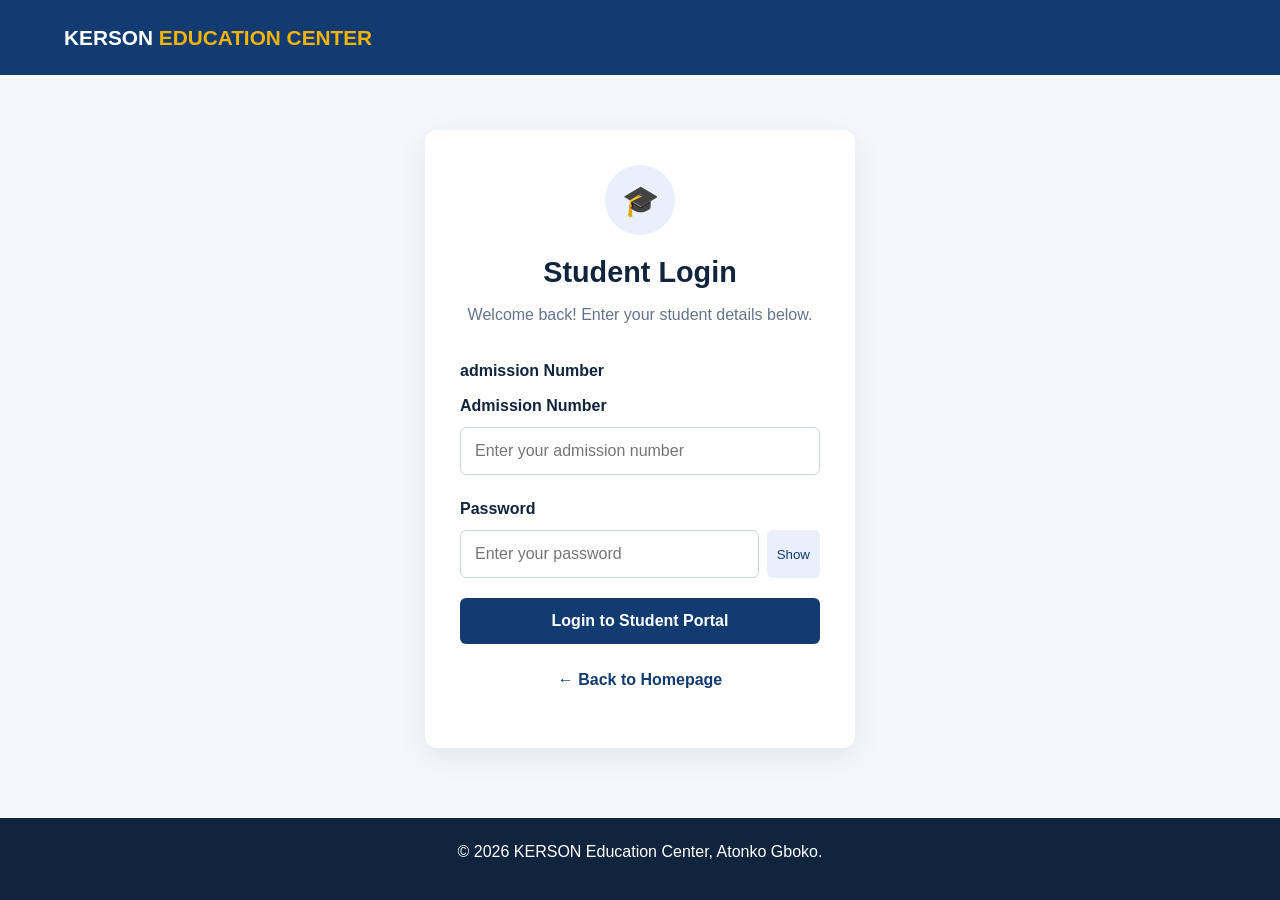
<file: student-login.html>
<!DOCTYPE html>
<html lang="en">
<head>
    <meta charset="UTF-8">
    <meta name="viewport" content="width=device-width, initial-scale=1.0">

    <title>Student Login | KERSON Education Center</title>

    <link rel="stylesheet" href="Css/style.css">

    <style>
        body {
            min-height: 100vh;
            display: flex;
            flex-direction: column;
            background: #f4f7fb;
        }

        .login-header {
            background: #123b72;
            padding: 20px 5%;
        }

        .login-header a {
            color: white;
            font-size: 1.3rem;
            font-weight: bold;
        }

        .login-header span {
            color: #f4b400;
        }

        .login-container {
            width: 92%;
            max-width: 430px;
            margin: 55px auto;
            background: white;
            padding: 35px;
            border-radius: 12px;
            box-shadow: 0 8px 30px rgba(0, 0, 0, 0.08);
        }

        .login-icon {
            width: 70px;
            height: 70px;
            margin: 0 auto 20px;
            display: grid;
            place-items: center;
            background: #e9f0fb;
            color: #123b72;
            border-radius: 50%;
            font-size: 30px;
        }

        .login-container h1 {
            text-align: center;
            font-size: 1.8rem;
            margin-bottom: 10px;
        }

        .login-description {
            text-align: center;
            margin-bottom: 28px;
            color: #64748b;
        }

        .form-group {
            margin-bottom: 20px;
        }

        .form-group label {
            display: block;
            margin-bottom: 8px;
            color: #10243e;
            font-weight: bold;
        }

        .form-group input {
            width: 100%;
            padding: 14px;
            border: 1px solid #cbd5e1;
            border-radius: 6px;
            font-size: 16px;
            outline: none;
        }

        .form-group input:focus {
            border-color: #123b72;
            box-shadow: 0 0 0 3px rgba(18, 59, 114, 0.1);
        }

        .password-wrapper {
            display: flex;
            gap: 8px;
        }

        .password-wrapper input {
            flex: 1;
            min-width: 0;
        }

        .show-password {
            border: none;
            background: #e9f0fb;
            color: #123b72;
            padding: 0 10px;
            border-radius: 6px;
            cursor: pointer;
        }

        .login-button {
            width: 100%;
            padding: 14px;
            background: #123b72;
            color: white;
            border: none;
            border-radius: 6px;
            font-size: 1rem;
            font-weight: bold;
            cursor: pointer;
        }

        .login-button:hover {
            background: #0c2c57;
        }

        .login-message {
            margin-top: 15px;
            font-size: 0.9rem;
            text-align: center;
        }

        .back-home {
            display: block;
            text-align: center;
            margin-top: 22px;
            color: #123b72;
            font-weight: bold;
        }

        .login-footer {
            margin-top: auto;
            background: #10243e;
            color: white;
            text-align: center;
            padding: 20px 10px;
        }

        @media (max-width: 480px) {
            .login-container {
                padding: 25px 20px;
                margin: 35px auto;
            }
        }
    </style>
</head>

<body>

    <header class="login-header">
        <a href="index.html">
            KERSON <span>EDUCATION CENTER</span>
        </a>
    </header>

    <main class="login-container">

        <div class="login-icon">🎓</div>

        <h1>Student Login</h1>

        <p class="login-description">
            Welcome back! Enter your student details below.
        </p>

        <form id="studentLoginForm">

            <div class="form-group">
                <label for="admissionNumber">admission Number</label>

                <div class="form-group">
    <label for="admissionNo">Admission Number</label><input
    type="text"
    id="admissionNo"
    name="admissionNo"
    placeholder="Enter your admission number"
    autocomplete="username"
    required
>

            </div>

            <div class="form-group">
                <label for="password">Password</label>

                <div class="password-wrapper">
                    <input
                        type="password"
                        id="password"
                        name="password"
                        placeholder="Enter your password"
                        autocomplete="current-password"
                        required
                    >

                    <button
                        type="button"
                        class="show-password"
                        id="togglePassword"
                    >
                        Show
                    </button>
                </div>
            </div>

            <button type="submit" class="login-button">
                Login to Student Portal
            </button>

            <p
                id="loginMessage"
                class="login-message"
                role="status"
                aria-live="polite"
            ></p>

        </form>

        <a href="index.html" class="back-home">
            ← Back to Homepage
        </a>

    </main>

    <footer class="login-footer">
        <p>
            &copy; <span id="year"></span>
            KERSON Education Center, Atonko Gboko.
        </p>
    </footer>

    <script>
    document.getElementById("year").textContent =
        new Date().getFullYear();

    const passwordInput =
        document.getElementById("password");

    const togglePassword =
        document.getElementById("togglePassword");

    togglePassword.addEventListener("click", function () {
        if (passwordInput.type === "password") {
            passwordInput.type = "text";
            togglePassword.textContent = "Hide";
        } else {
            passwordInput.type = "password";
            togglePassword.textContent = "Show";
        }
    });

    document.getElementById("studentLoginForm")
        .addEventListener("submit", function (event) {
            event.preventDefault();

            const admissionInput =
                document.getElementById("admissionNo");

            const message =
                document.getElementById("loginMessage");

            if (!admissionInput) {
                message.textContent =
                    "The admission number field needs to be checked.";
                message.style.color = "#b91c1c";
                return;
            }

            const admissionNo =
                admissionInput.value.trim().toLowerCase();

            let students = [];

            try {
                students = JSON.parse(
                    localStorage.getItem("kersonStudents") || "[]"
                );

                if (!Array.isArray(students)) {
                    students = [];
                }
            } catch (error) {
                students = [];
            }
   
const normalizeAdmission = function (value) {
return String(value || "")
.trim()
.toLowerCase()
.replace(/[\s-]+/g, "");
};       
console.log("Students loaded:", students);
console.log("Admission number entered:", admissionNo);
const student = students.find(function (record) {
return [
record.admissionNumber,
record.admissionNo,
record.matricNumber
].some(function (value) {
return normalizeAdmission(value) ===
normalizeAdmission(admissionNo);
});
});
            if (!student) {
message.textContent = students.length === 0
? "No student records were found in this browser. Please check Student Management."
: "Admission number not matched. Please check the number entered.";

message.style.color = "#b91c1c";
return;

}

            // Save the selected student's record for this browser session
sessionStorage.setItem(
    "kersonCurrentStudent",
    JSON.stringify(student)
);

// Open the student dashboard
window.location.href = "student-dashboard.html";
        });
</script>

</body>
  </html>
</file>
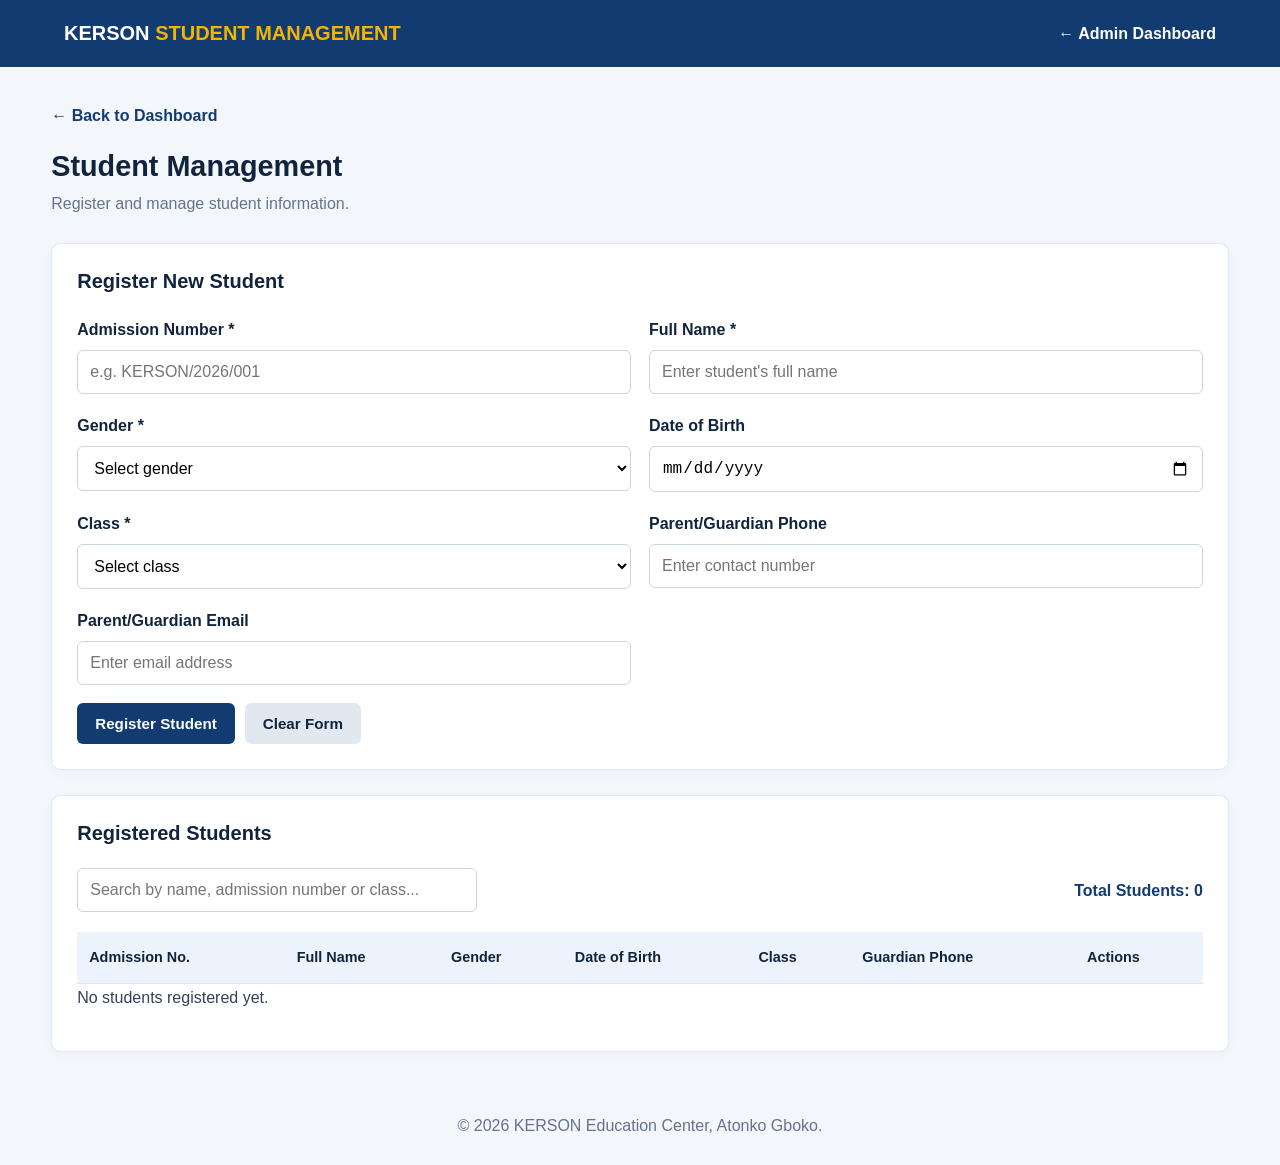
<file: students.html>
<!DOCTYPE html>
<html lang="en">
<head>
    <meta charset="UTF-8">
    <meta name="viewport" content="width=device-width, initial-scale=1.0">

    <title>Student Management | KERSON Education Center</title>

    <link rel="stylesheet" href="Css/style.css">

    <style>
        body {
            background: #f3f6fb;
            color: #334155;
        }

        .page-header {
            background: #123b72;
            color: white;
            padding: 20px 5%;
            display: flex;
            justify-content: space-between;
            align-items: center;
            flex-wrap: wrap;
            gap: 15px;
        }

        .page-header h2 {
            color: white;
            font-size: 1.25rem;
            margin: 0;
        }

        .page-header h2 span {
            color: #f4b400;
        }

        .page-header a {
            color: white;
            font-weight: bold;
        }

        .page-container {
            width: 92%;
            max-width: 1200px;
            margin: 35px auto;
        }

        .page-title {
            display: flex;
            justify-content: space-between;
            align-items: center;
            flex-wrap: wrap;
            gap: 15px;
            margin-bottom: 25px;
        }

        .page-title h1 {
            font-size: 1.8rem;
            margin-bottom: 5px;
        }

        .page-title p {
            color: #64748b;
            margin: 0;
        }

        .panel {
            background: white;
            padding: 25px;
            border-radius: 10px;
            border: 1px solid #e2e8f0;
            margin-bottom: 25px;
            box-shadow: 0 3px 12px rgba(0, 0, 0, 0.03);
        }

        .panel h2 {
            font-size: 1.25rem;
            margin-bottom: 22px;
        }

        .student-form {
            display: grid;
            grid-template-columns: repeat(2, minmax(0, 1fr));
            gap: 18px;
        }

        .form-group label {
            display: block;
            margin-bottom: 7px;
            font-weight: bold;
            color: #10243e;
        }

        .form-group input,
        .form-group select {
            width: 100%;
            padding: 12px;
            border: 1px solid #cbd5e1;
            border-radius: 6px;
            font-size: 16px;
            background: white;
        }

        .form-group input:focus,
        .form-group select:focus {
            outline: 2px solid #123b72;
            border-color: transparent;
        }

        .form-actions {
            grid-column: 1 / -1;
            display: flex;
            flex-wrap: wrap;
            gap: 10px;
        }

        .button {
            padding: 12px 18px;
            border: none;
            border-radius: 6px;
            font-weight: bold;
            cursor: pointer;
            font-size: 0.95rem;
        }

        .button-primary {
            background: #123b72;
            color: white;
        }

        .button-secondary {
            background: #e2e8f0;
            color: #10243e;
        }

        .button-danger {
            background: #fee2e2;
            color: #b91c1c;
        }

        .toolbar {
            display: flex;
            justify-content: space-between;
            align-items: center;
            flex-wrap: wrap;
            gap: 15px;
            margin-bottom: 20px;
        }

        .toolbar input {
            width: 100%;
            max-width: 400px;
            padding: 12px;
            border: 1px solid #cbd5e1;
            border-radius: 6px;
            font-size: 16px;
        }

        .student-count {
            color: #123b72;
            font-weight: bold;
        }

        .table-wrapper {
            width: 100%;
            overflow-x: auto;
        }

        table {
            width: 100%;
            border-collapse: collapse;
            min-width: 850px;
        }

        th, td {
            padding: 13px 12px;
            border-bottom: 1px solid #e2e8f0;
            text-align: left;
            font-size: 0.9rem;
        }

        th {
            background: #edf3fc;
            color: #10243e;
        }

        tbody tr:hover {
            background: #f8faff;
        }

        .action-buttons {
            display: flex;
            gap: 7px;
        }

        .action-buttons button {
            padding: 7px 10px;
            border: none;
            border-radius: 4px;
            cursor: pointer;
            font-weight: bold;
        }

        .edit-button {
            background: #dbeafe;
            color: #1d4ed8;
        }

        .delete-button {
            background: #fee2e2;
            color: #b91c1c;
        }

        .message {
            margin-bottom: 15px;
            font-weight: bold;
        }

        .back-link {
            display: inline-block;
            margin-bottom: 20px;
            color: #123b72;
            font-weight: bold;
        }

        .page-footer {
            text-align: center;
            padding: 25px;
            color: #64748b;
        }

        @media (max-width: 650px) {
            .page-container {
                margin-top: 22px;
            }

            .page-title h1 {
                font-size: 1.5rem;
            }

            .student-form {
                grid-template-columns: 1fr;
            }

            .panel {
                padding: 18px;
            }

            .form-actions {
                flex-direction: column;
            }

            .form-actions button {
                width: 100%;
            }
        }
    </style>
</head>

<body>

    <header class="page-header">
        <h2>KERSON <span>STUDENT MANAGEMENT</span></h2>

        <a href="admin-dashboard.html">← Admin Dashboard</a>
    </header>

    <main class="page-container">

        <a href="admin-dashboard.html" class="back-link">
            ← Back to Dashboard
        </a>

        <div class="page-title">
            <div>
                <h1>Student Management</h1>
                <p>Register and manage student information.</p>
            </div>
        </div>

        <section class="panel">
            <h2 id="formTitle">Register New Student</h2>

            <p id="formMessage" class="message" role="status"></p>

            <form id="studentForm" class="student-form">

                <div class="form-group">
                    <label for="admissionNumber">Admission Number *</label>
                    <input
                        type="text"
                        id="admissionNumber"
                        required
                        placeholder="e.g. KERSON/2026/001"
                    >
                </div>

                <div class="form-group">
                    <label for="fullName">Full Name *</label>
                    <input
                        type="text"
                        id="fullName"
                        required
                        placeholder="Enter student's full name"
                    >
                </div>

                <div class="form-group">
                    <label for="gender">Gender *</label>
                    <select id="gender" required>
                        <option value="">Select gender</option>
                        <option value="Male">Male</option>
                        <option value="Female">Female</option>
                    </select>
                </div>

                <div class="form-group">
                    <label for="dateOfBirth">Date of Birth</label>
                    <input type="date" id="dateOfBirth">
                </div>

                <div class="form-group">
                    <label for="studentClass">Class *</label>
                    <select id="studentClass" required>
                        <option value="">Select class</option>
                        <option value="Primary 1">Primary 1</option>
                        <option value="Primary 2">Primary 2</option>
                        <option value="Primary 3">Primary 3</option>
                        <option value="Primary 4">Primary 4</option>
                        <option value="Primary 5">Primary 5</option>
                        <option value="Primary 6">Primary 6</option>
                        <option value="JSS 1">JSS 1</option>
                        <option value="JSS 2">JSS 2</option>
                        <option value="JSS 3">JSS 3</option>
                        <option value="SS 1">SS 1</option>
                        <option value="SS 2">SS 2</option>
                        <option value="SS 3">SS 3</option>
                    </select>
                </div>

                <div class="form-group">
                    <label for="guardianPhone">Parent/Guardian Phone</label>
                    <input
                        type="tel"
                        id="guardianPhone"
                        placeholder="Enter contact number"
                    >
                </div>

                <div class="form-group">
                    <label for="guardianEmail">Parent/Guardian Email</label>
                    <input
                        type="email"
                        id="guardianEmail"
                        placeholder="Enter email address"
                    >
                </div>

                <div class="form-actions">
                    <button type="submit" class="button button-primary" id="saveButton">
                        Register Student
                    </button>

                    <button
                        type="button"
                        class="button button-secondary"
                        id="cancelButton"
                        hidden
                    >
                        Cancel Edit
                    </button>

                    <button
                        type="reset"
                        class="button button-secondary"
                        id="clearButton"
                    >
                        Clear Form
                    </button>
                </div>

            </form>
        </section>

        <section class="panel">
            <h2>Registered Students</h2>

            <div class="toolbar">
                <input
                    type="search"
                    id="studentSearch"
                    placeholder="Search by name, admission number or class..."
                    aria-label="Search students"
                >

                <span class="student-count" id="studentCount">
                    Total Students: 0
                </span>
            </div>

            <div class="table-wrapper">
                <table>
                    <thead>
                        <tr>
                            <th>Admission No.</th>
                            <th>Full Name</th>
                            <th>Gender</th>
                            <th>Date of Birth</th>
                            <th>Class</th>
                            <th>Guardian Phone</th>
                            <th>Actions</th>
                        </tr>
                    </thead>

                    <tbody id="studentsTable">
                    </tbody>
                </table>
            </div>

            <p id="emptyMessage">No students registered yet.</p>
        </section>

    </main>

    <footer class="page-footer">
        &copy; <span id="year"></span>
        KERSON Education Center, Atonko Gboko.
    </footer>

    <script>
        document.getElementById("year").textContent =
            new Date().getFullYear();

        const form = document.getElementById("studentForm");
        const table = document.getElementById("studentsTable");
        const searchInput = document.getElementById("studentSearch");
        const countLabel = document.getElementById("studentCount");
        const emptyMessage = document.getElementById("emptyMessage");
        const formMessage = document.getElementById("formMessage");

        let students = [];

        try {
            const savedStudents = JSON.parse(
                localStorage.getItem("kersonStudents") || "[]"
            );

            students = Array.isArray(savedStudents) ? savedStudents : [];
        } catch (error) {
            students = [];
        }

        let editingId = null;

        function saveStudents() {
            try {
                localStorage.setItem(
                    "kersonStudents",
                    JSON.stringify(students)
                );
                return true;
            } catch (error) {
                alert("Could not save student records in this browser.");
                return false;
            }
        }

        function escapeHTML(value) {
            return String(value ?? "").replace(/[&<>"']/g, function (char) {
                return {
                    "&": "&amp;",
                    "<": "&lt;",
                    ">": "&gt;",
                    '"': "&quot;",
                    "'": "&#39;"
                }[char];
            });
        }

        function renderStudents() {
            const query = searchInput.value.trim().toLowerCase();

            const filteredStudents = students.filter(function (student) {
                return [
                    student.admissionNumber,
                    student.fullName,
                    student.gender,
                    student.studentClass
                ].some(function (value) {
                    return String(value || "").toLowerCase().includes(query);
                });
            });

            table.innerHTML = filteredStudents.map(function (student) {
                return `
                    <tr>
                        <td>${escapeHTML(student.admissionNumber)}</td>
                        <td>${escapeHTML(student.fullName)}</td>
                        <td>${escapeHTML(student.gender)}</td>
                        <td>${escapeHTML(student.dateOfBirth || "—")}</td>
                        <td>${escapeHTML(student.studentClass)}</td>
                        <td>${escapeHTML(student.guardianPhone || "—")}</td>
                        <td>
                            <div class="action-buttons">
                                <button
                                    type="button"
                                    class="edit-button"
                                    data-action="edit"
                                    data-id="${escapeHTML(student.id)}"
                                >Edit</button>

                                <button
                                    type="button"
                                    class="delete-button"
                                    data-action="delete"
                                    data-id="${escapeHTML(student.id)}"
                                >Delete</button>
                            </div>
                        </td>
                    </tr>
                `;
            }).join("");

            countLabel.textContent =
                "Total Students: " + students.length;

            emptyMessage.hidden = filteredStudents.length > 0;

            if (students.length === 0) {
                emptyMessage.textContent = "No students registered yet.";
            } else if (filteredStudents.length === 0) {
                emptyMessage.textContent = "No matching students found.";
            }
        }

        function resetForm() {
            form.reset();
            editingId = null;

            document.getElementById("formTitle").textContent =
                "Register New Student";

            document.getElementById("saveButton").textContent =
                "Register Student";

            document.getElementById("cancelButton").hidden = true;
            formMessage.textContent = "";
        }

        form.addEventListener("submit", function (event) {
            event.preventDefault();

            const admissionNumber =
                document.getElementById("admissionNumber").value.trim();

            const student = {
                id: editingId || (
                    window.crypto && crypto.randomUUID
                        ? crypto.randomUUID()
                        : String(Date.now()) + Math.random().toString(16).slice(2)
                ),
                admissionNumber: admissionNumber,
                fullName: document.getElementById("fullName").value.trim(),
                gender: document.getElementById("gender").value,
                dateOfBirth: document.getElementById("dateOfBirth").value,
                studentClass: document.getElementById("studentClass").value,
                guardianPhone: document.getElementById("guardianPhone").value.trim(),
                guardianEmail: document.getElementById("guardianEmail").value.trim()
            };

            const duplicate = students.some(function (existing) {
                return existing.admissionNumber.toLowerCase() ===
                    admissionNumber.toLowerCase() &&
                    existing.id !== editingId;
            });

            if (duplicate) {
                formMessage.textContent =
                    "This admission number already exists.";

                formMessage.style.color = "#b91c1c";
                return;
            }

            if (editingId) {
                students = students.map(function (existing) {
                    return existing.id === editingId ? student : existing;
                });
            } else {
                students.push(student);
            }

            if (!saveStudents()) {
                return;
            }

            renderStudents();
            resetForm();

            formMessage.textContent = editingId
                ? "Student updated successfully."
                : "Student registered successfully.";

            formMessage.style.color = "#15803d";
        });

        table.addEventListener("click", function (event) {
            const button = event.target.closest("button[data-action]");

            if (!button) return;

            const student = students.find(function (item) {
                return item.id === button.dataset.id;
            });

            if (!student) return;

            if (button.dataset.action === "edit") {
                editingId = student.id;

                document.getElementById("admissionNumber").value =
                    student.admissionNumber;

                document.getElementById("fullName").value =
                    student.fullName;

                document.getElementById("gender").value =
                    student.gender;

                document.getElementById("dateOfBirth").value =
                    student.dateOfBirth || "";

                document.getElementById("studentClass").value =
                    student.studentClass;

                document.getElementById("guardianPhone").value =
                    student.guardianPhone || "";

                document.getElementById("guardianEmail").value =
                    student.guardianEmail || "";

                document.getElementById("formTitle").textContent =
                    "Edit Student Record";

                document.getElementById("saveButton").textContent =
                    "Save Changes";

                document.getElementById("cancelButton").hidden = false;

                window.scrollTo({ top: 0, behavior: "smooth" });

            } else if (button.dataset.action === "delete") {
                if (!confirm(
                    "Are you sure you want to delete this student record?"
                )) {
                    return;
                }

                const previousStudents = students;

                students = students.filter(function (item) {
                    return item.id !== student.id;
                });

                if (!saveStudents()) {
                    students = previousStudents;
                    return;
      }

                renderStudents();
                resetForm();
            }
        });

        searchInput.addEventListener("input", renderStudents);

        document.getElementById("cancelButton").addEventListener(
            "click",
            resetForm
        );

        document.getElementById("clearButton").addEventListener(
            "click",
            function () {
                editingId = null;

                document.getElementById("formTitle").textContent =
                    "Register New Student";

                document.getElementById("saveButton").textContent =
                    "Register Student";

                document.getElementById("cancelButton").hidden = true;
                formMessage.textContent = "";
            }
        );

        renderStudents();
    </script>

</body>
</html>
</file>
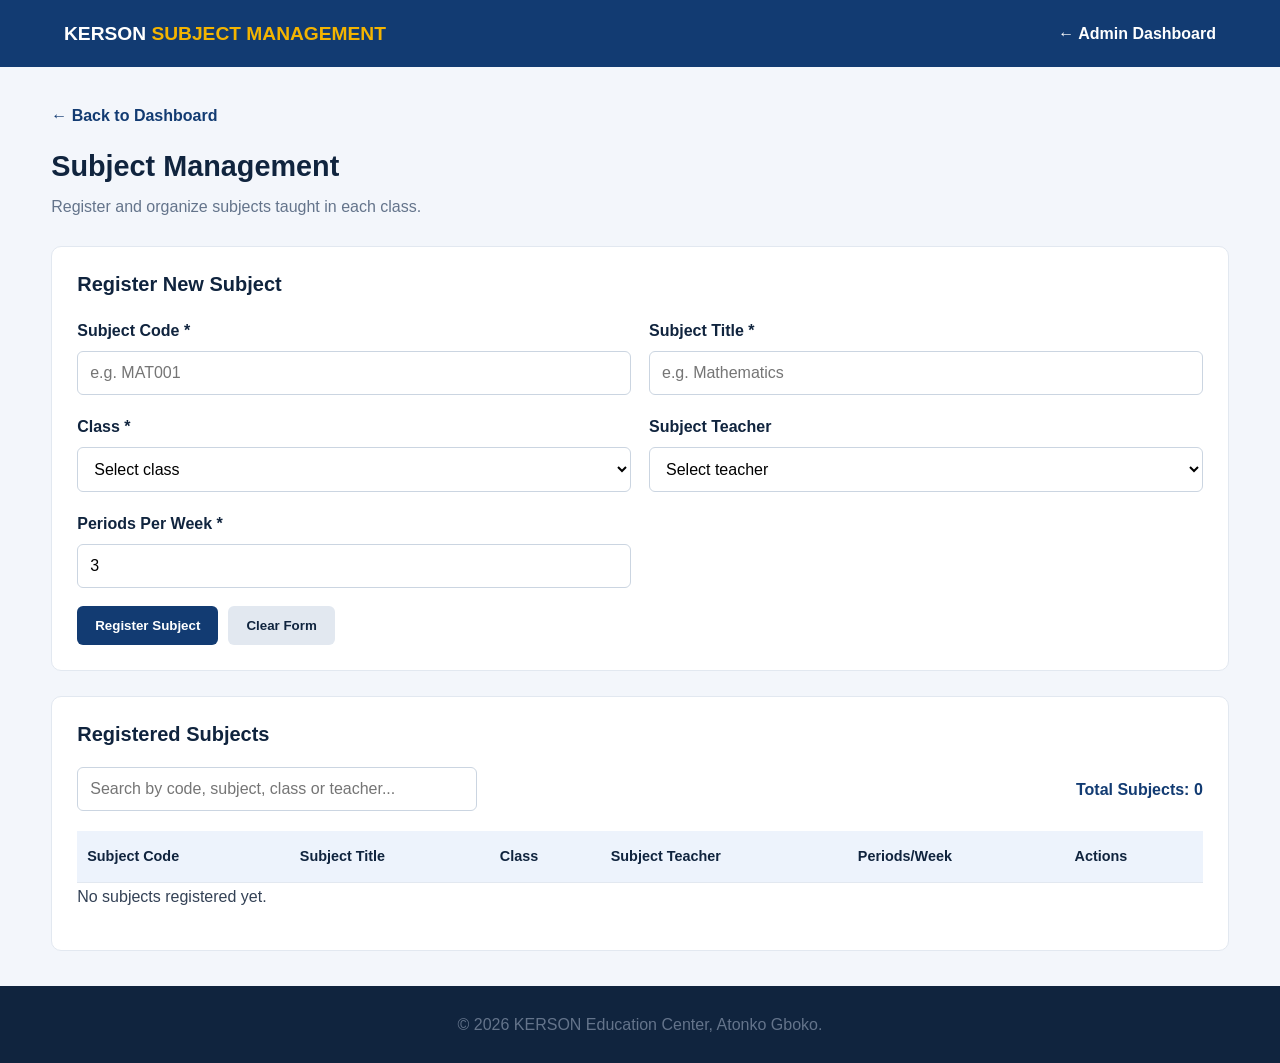
<file: subjects.html>
<!DOCTYPE html>
<html lang="en">
<head>
    <meta charset="UTF-8">
    <meta name="viewport" content="width=device-width, initial-scale=1.0">
    <title>Subject Management | KERSON Education Center</title>

    <link rel="stylesheet" href="Css/style.css">

    <style>
        body {
            background: #f3f6fb;
            color: #334155;
        }

        .page-header {
            background: #123b72;
            color: white;
            padding: 20px 5%;
            display: flex;
            justify-content: space-between;
            align-items: center;
            flex-wrap: wrap;
            gap: 15px;
        }

        .page-header h2 {
            color: white;
            font-size: 1.2rem;
            margin: 0;
        }

        .page-header span {
            color: #f4b400;
        }

        .page-header a {
            color: white;
            font-weight: bold;
        }

        .container-main {
            width: 92%;
            max-width: 1200px;
            margin: 35px auto;
        }

        .page-title {
            margin-bottom: 25px;
        }

        .page-title h1 {
            font-size: 1.8rem;
            margin-bottom: 8px;
        }

        .page-title p {
            color: #64748b;
        }

        .panel {
            background: white;
            padding: 25px;
            border: 1px solid #e2e8f0;
            border-radius: 10px;
            margin-bottom: 25px;
        }

        .panel h2 {
            font-size: 1.25rem;
            margin-bottom: 20px;
        }

        .subject-form {
            display: grid;
            grid-template-columns: repeat(2, minmax(0, 1fr));
            gap: 18px;
        }

        .form-group label {
            display: block;
            font-weight: bold;
            margin-bottom: 7px;
            color: #10243e;
        }

        .form-group input,
        .form-group select {
            width: 100%;
            padding: 12px;
            border: 1px solid #cbd5e1;
            border-radius: 6px;
            font-size: 16px;
            background: white;
        }

        .form-group input:focus,
        .form-group select:focus {
            outline: 2px solid #123b72;
            border-color: transparent;
        }

        .form-actions {
            grid-column: 1 / -1;
            display: flex;
            flex-wrap: wrap;
            gap: 10px;
        }

        .button {
            padding: 12px 18px;
            border: none;
            border-radius: 6px;
            font-weight: bold;
            cursor: pointer;
        }

        .primary {
            background: #123b72;
            color: white;
        }

        .secondary {
            background: #e2e8f0;
            color: #10243e;
        }

        .toolbar {
            display: flex;
            justify-content: space-between;
            align-items: center;
            flex-wrap: wrap;
            gap: 15px;
            margin-bottom: 20px;
        }

        .toolbar input {
            width: 100%;
            max-width: 400px;
            padding: 12px;
            border: 1px solid #cbd5e1;
            border-radius: 6px;
            font-size: 16px;
        }

        .count {
            color: #123b72;
            font-weight: bold;
        }

        .table-wrapper {
            width: 100%;
            overflow-x: auto;
        }

        table {
            width: 100%;
            min-width: 850px;
            border-collapse: collapse;
        }

        th, td {
            text-align: left;
            padding: 13px 10px;
            border-bottom: 1px solid #e2e8f0;
            font-size: 0.9rem;
        }

        th {
            background: #edf3fc;
            color: #10243e;
        }

        .action-buttons {
            display: flex;
            gap: 7px;
        }

        .action-buttons button {
            padding: 7px 10px;
            border: none;
            border-radius: 4px;
            cursor: pointer;
            font-weight: bold;
        }

        .edit-button {
            background: #dbeafe;
            color: #1d4ed8;
        }

        .delete-button {
            background: #fee2e2;
            color: #b91c1c;
        }

        .message {
            font-weight: bold;
            margin-bottom: 12px;
        }

        .back-link {
            display: inline-block;
            margin-bottom: 20px;
            color: #123b72;
            font-weight: bold;
        }

        .footer {
            text-align: center;
            padding: 25px;
            color: #64748b;
        }

        @media (max-width: 650px) {
            .subject-form {
                grid-template-columns: 1fr;
            }

            .container-main {
                margin-top: 22px;
            }

            .panel {
                padding: 18px;
            }

            .form-actions {
                flex-direction: column;
            }

            .form-actions button {
                width: 100%;
            }
        }
    </style>
</head>

<body>

    <header class="page-header">
        <h2>KERSON <span>SUBJECT MANAGEMENT</span></h2>
        <a href="admin-dashboard.html">← Admin Dashboard</a>
    </header>

    <main class="container-main">

        <a href="admin-dashboard.html" class="back-link">
            ← Back to Dashboard
        </a>

        <div class="page-title">
            <h1>Subject Management</h1>
            <p>Register and organize subjects taught in each class.</p>
        </div>

        <section class="panel">

            <h2 id="formTitle">Register New Subject</h2>
            <p id="formMessage" class="message" role="status"></p>

            <form id="subjectForm" class="subject-form">

                <div class="form-group">
                    <label for="subjectCode">Subject Code *</label>
                    <input
                        type="text"
                        id="subjectCode"
                        placeholder="e.g. MAT001"
                        required
                    >
                </div>

                <div class="form-group">
                    <label for="subjectName">Subject Title *</label>
                    <input
                        type="text"
                        id="subjectName"
                        placeholder="e.g. Mathematics"
                        required
                    >
                </div>

                <div class="form-group">
                    <label for="subjectClass">Class *</label>
                    <select id="subjectClass" required>
                        <option value="">Select class</option>
                        <option value="Nursery 1">Nursery 1</option>
                        <option value="Nursery 2">Nursery 2</option>
                        <option value="Nursery 3">Nursery 3</option>
                        <option value="Primary 1">Primary 1</option>
                        <option value="Primary 2">Primary 2</option>
                        <option value="Primary 3">Primary 3</option>
                        <option value="Primary 4">Primary 4</option>
                        <option value="Primary 5">Primary 5</option>
                        <option value="Primary 6">Primary 6</option>
                        <option value="JSS 1">JSS 1</option>
                        <option value="JSS 2">JSS 2</option>
                        <option value="JSS 3">JSS 3</option>
                        <option value="SS 1">SS 1</option>
                        <option value="SS 2">SS 2</option>
                        <option value="SS 3">SS 3</option>
                    </select>
                </div>

                <div class="form-group">
                    <label for="subjectTeacher">Subject Teacher</label>
                    <select id="subjectTeacher">
                        <option value="">Select teacher</option>
                    </select>
                </div>

                <div class="form-group">
                    <label for="periods">Periods Per Week *</label>
                    <input
                        type="number"
                        id="periods"
                        min="1"
                        max="20"
                        value="3"
                        required
                    >
                </div>

                <div class="form-actions">
                    <button type="submit" class="button primary" id="saveButton">
                        Register Subject
                    </button>

                    <button
                        type="button"
                        class="button secondary"
                        id="cancelButton"
                        hidden
                    >
                        Cancel Edit
                    </button>

                    <button type="reset" class="button secondary" id="clearButton">
                        Clear Form
                    </button>
                </div>

            </form>
        </section>

        <section class="panel">

            <h2>Registered Subjects</h2>

            <div class="toolbar">
                <input
                    type="search"
                    id="subjectSearch"
                    placeholder="Search by code, subject, class or teacher..."
                    aria-label="Search subjects"
                >

                <span class="count" id="subjectCount">
                    Total Subjects: 0
                </span>
            </div>

            <div class="table-wrapper">
                <table>
                    <thead>
                        <tr>
                            <th>Subject Code</th>
                            <th>Subject Title</th>
                            <th>Class</th>
                            <th>Subject Teacher</th>
                            <th>Periods/Week</th>
                            <th>Actions</th>
                        </tr>
                    </thead>

                    <tbody id="subjectsTable"></tbody>
                </table>
            </div>

            <p id="emptyMessage">No subjects registered yet.</p>

        </section>

    </main>

    <footer class="footer">
        &copy; <span id="year"></span>
        KERSON Education Center, Atonko Gboko.
    </footer>

    <script>
        document.getElementById("year").textContent =
            new Date().getFullYear();

        const form = document.getElementById("subjectForm");
        const table = document.getElementById("subjectsTable");
        const searchInput = document.getElementById("subjectSearch");
        const countLabel = document.getElementById("subjectCount");
        const emptyMessage = document.getElementById("emptyMessage");
        const formMessage = document.getElementById("formMessage");
        const teacherSelect = document.getElementById("subjectTeacher");

        let subjects = [];
        let teachers = [];
        let editingId = null;

        try {
            const saved = JSON.parse(
                localStorage.getItem("kersonSubjects") || "[]"
            );
            subjects = Array.isArray(saved) ? saved : [];
        } catch (error) {
            subjects = [];
        }

        try {
            const saved = JSON.parse(
                localStorage.getItem("kersonTeachers") || "[]"
            );
            teachers = Array.isArray(saved) ? saved : [];
        } catch (error) {
            teachers = [];
        }

        function escapeHTML(value) {
            return String(value ?? "").replace(/[&<>"']/g, function (char) {
                return {
                    "&": "&amp;",
                    "<": "&lt;",
                    ">": "&gt;",
                    '"': "&quot;",
                    "'": "&#39;"
                }[char];
            });
        }

        function populateTeachers(selectedId = "") {
            teacherSelect.innerHTML =
                '<option value="">Select teacher</option>';

            teachers.forEach(function (teacher) {
                const option = document.createElement("option");
                option.value = teacher.id;
                option.textContent =
                    teacher.fullName + " (" + teacher.teacherId + ")";
                option.selected = teacher.id === selectedId;
                teacherSelect.appendChild(option);
            });
        }

        function teacherName(id) {
            const teacher = teachers.find(function (item) {
                return item.id === id;
            });

            return teacher ? teacher.fullName : "Not assigned";
        }

        function saveSubjects() {
            try {
                localStorage.setItem(
                    "kersonSubjects",
                    JSON.stringify(subjects)
                );
                return true;
            } catch (error) {
                alert("Unable to save subjects in this browser.");
                return false;
            }
        }

        function renderSubjects() {
            const query = searchInput.value.trim().toLowerCase();

            const filtered = subjects.filter(function (subject) {
                return [
                    subject.subjectCode,
                    subject.subjectName,
                    subject.subjectClass,
                    teacherName(subject.teacherId)
                ].some(function (value) {
                    return String(value || "").toLowerCase().includes(query);
                });
            });

            table.innerHTML = filtered.map(function (subject) {
                return `
                    <tr>
                        <td>${escapeHTML(subject.subjectCode)}</td>
                        <td>${escapeHTML(subject.subjectName)}</td>
                        <td>${escapeHTML(subject.subjectClass)}</td>
                        <td>${escapeHTML(teacherName(subject.teacherId))}</td>
                        <td>${escapeHTML(subject.periods)}</td>
                        <td>
                            <div class="action-buttons">
                                <button
                                    type="button"
                                    class="edit-button"
                                    data-action="edit"
                                    data-id="${escapeHTML(subject.id)}"
                                >Edit</button>

                                <button
                                    type="button"
                                    class="delete-button"
                                    data-action="delete"
                                    data-id="${escapeHTML(subject.id)}"
                                >Delete</button>
                            </div>
                        </td>
                    </tr>
                `;
            }).join("");

            countLabel.textContent = "Total Subjects: " + subjects.length;

            emptyMessage.hidden = filtered.length > 0;

            if (subjects.length === 0) {
                emptyMessage.textContent = "No subjects registered yet.";
            } else if (filtered.length === 0) {
                emptyMessage.textContent = "No matching subjects found.";
            }
        }

        function resetForm() {
            form.reset();
            editingId = null;

            document.getElementById("formTitle").textContent =
                "Register New Subject";

            document.getElementById("saveButton").textContent =
                "Register Subject";

            document.getElementById("cancelButton").hidden = true;
            formMessage.textContent = "";
            populateTeachers();
        }

        form.addEventListener("submit", function (event) {
            event.preventDefault();

            const subjectCode =
                document.getElementById("subjectCode").value.trim();

            const duplicate = subjects.some(function (item) {
                return item.subjectCode.toLowerCase() ===
                    subjectCode.toLowerCase() &&
                    item.id !== editingId;
            });

            if (duplicate) {
                formMessage.textContent =
                    "This subject code already exists.";

                formMessage.style.color = "#b91c1c";
                return;
            }

            const subject = {
                id: editingId || (
                    window.crypto && crypto.randomUUID
                        ? crypto.randomUUID()
                        : String(Date.now()) + Math.random().toString(16).slice(2)
                ),
                subjectCode: subjectCode,
                subjectName: document.getElementById("subjectName").value.trim(),
                subjectClass: document.getElementById("subjectClass").value,
                teacherId: teacherSelect.value,
                periods: Number(document.getElementById("periods").value)
            };

            const wasEditing = Boolean(editingId);

            if (wasEditing) {
                subjects = subjects.map(function (item) {
                    return item.id === editingId ? subject : item;
                });
            } else {
                subjects.push(subject);
            }

            if (!saveSubjects()) {
                return;
            }

            renderSubjects();
            resetForm();

            formMessage.textContent = wasEditing
                ? "Subject updated successfully."
                : "Subject registered successfully.";

            formMessage.style.color = "#15803d";
        });

        table.addEventListener("click", function (event) {
            const button = event.target.closest("button[data-action]");

            if (!button) return;

            const subject = subjects.find(function (item) {
                return item.id === button.dataset.id;
            });

            if (!subject) return;

            if (button.dataset.action === "edit") {
                editingId = subject.id;

                document.getElementById("subjectCode").value =
                    subject.subjectCode;

                document.getElementById("subjectName").value =
                    subject.subjectName;

                document.getElementById("subjectClass").value =
                    subject.subjectClass;

                populateTeachers(subject.teacherId);

                document.getElementById("periods").value =
                    subject.periods;

                document.getElementById("formTitle").textContent =
                    "Edit Subject";

                document.getElementById("saveButton").textContent =
                    "Save Changes";

                document.getElementById("cancelButton").hidden = false;

                window.scrollTo({ top: 0, behavior: "smooth" });

            } else if (button.dataset.action === "delete") {
                if (!confirm(
                    "Are you sure you want to delete this subject?"
                )) {
                    return;
                }

                const previousSubjects = subjects;

                subjects = subjects.filter(function (item) {
                    return item.id !== subject.id;
                });

                if (!saveSubjects()) {
                    subjects = previousSubjects;
                    return;
                }

                renderSubjects();
                resetForm();
            }
        });

        searchInput.addEventListener("input", renderSubjects);

        document.getElementById("cancelButton").addEventListener(
            "click",
            resetForm
        );

        document.getElementById("clearButton").addEventListener(
            "click",
            function () {
                editingId = null;

                document.getElementById("formTitle").textContent =
                    "Register New Subject";

                document.getElementById("saveButton").textContent =
                    "Register Subject";

                document.getElementById("cancelButton").hidden = true;
                formMessage.textContent = "";
                populateTeachers();
            }
        );

        populateTeachers();
        renderSubjects();
    </script>

</body>
</html>
</file>
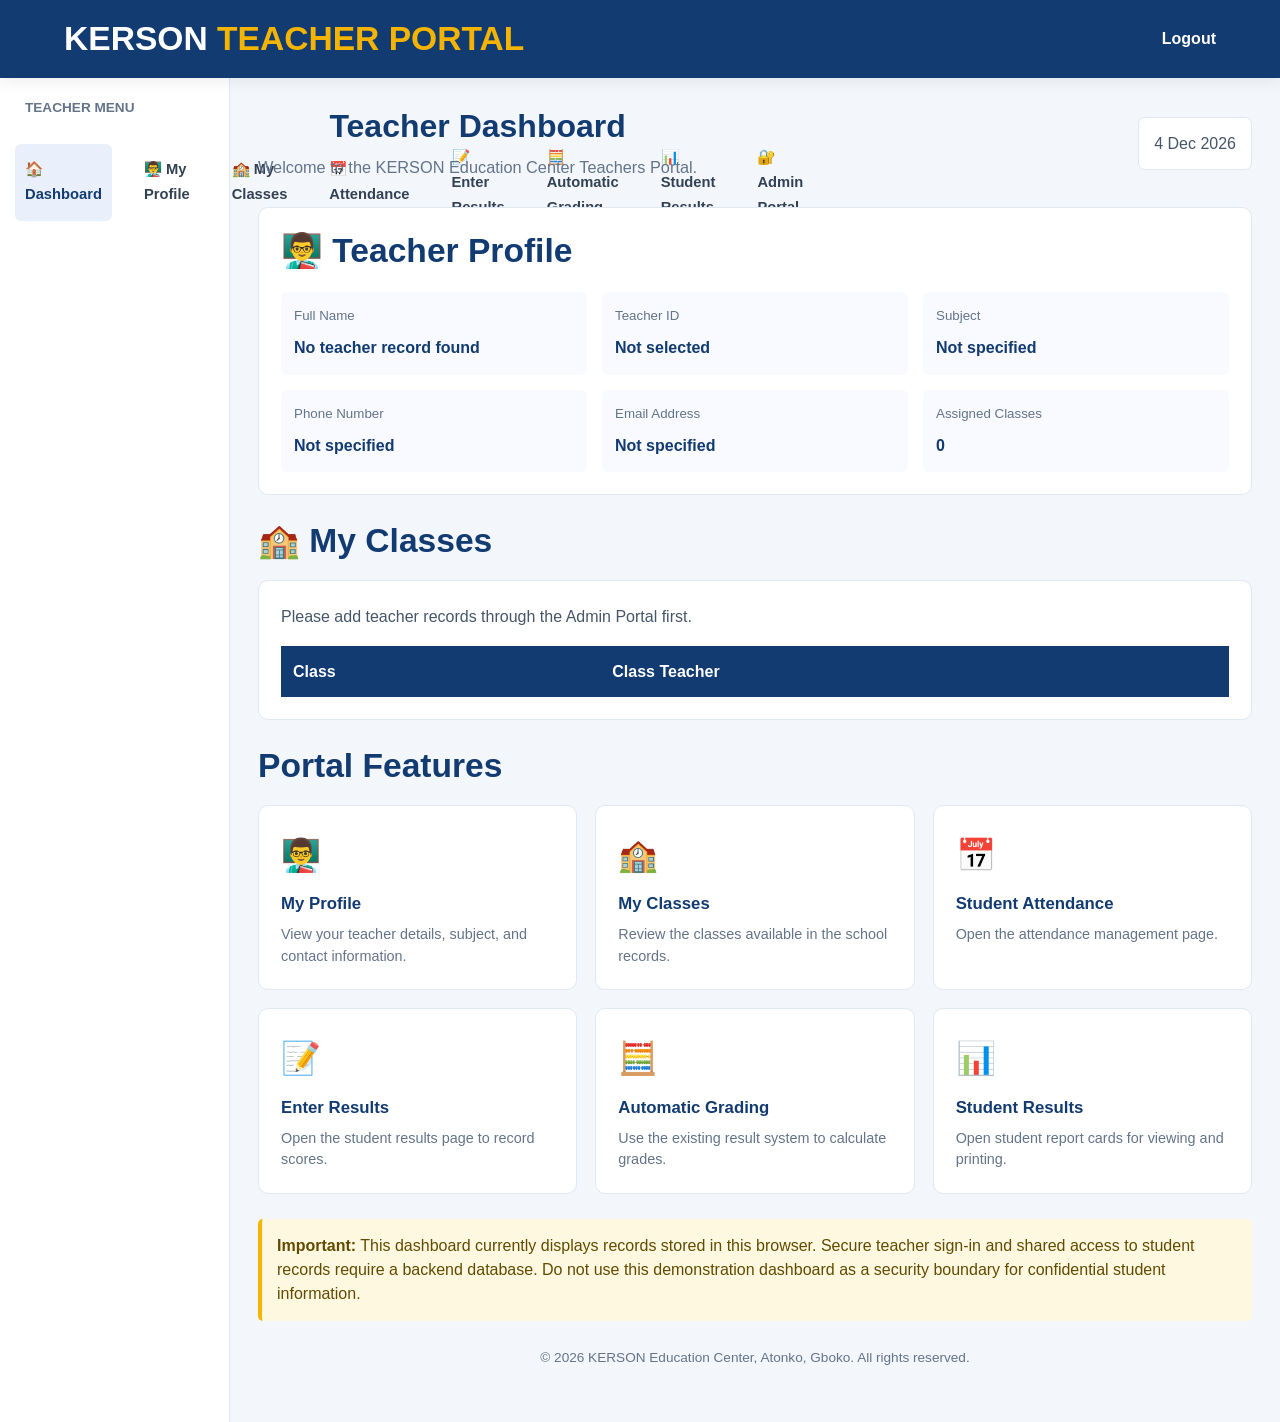
<file: teacher-dashboard.html>
<!DOCTYPE html>
<html lang="en">
<head>
    <meta charset="UTF-8">
    <meta name="viewport" content="width=device-width, initial-scale=1.0">
    <title>Teacher Dashboard | KERSON Education Center</title>
    <link rel="stylesheet" href="Css/style.css">

    <style>
        body {
            margin: 0;
            background: #f3f6fb;
            font-family: Arial, sans-serif;
        }

        .header {
            background: #123b72;
            color: white;
            padding: 18px 5%;
            display: flex;
            justify-content: space-between;
            align-items: center;
            gap: 15px;
            flex-wrap: wrap;
        }

        .header h2 {
            margin: 0;
            color: white;
        }

        .header span {
            color: #f4b400;
        }

        .header a {
            color: white;
            text-decoration: none;
            font-weight: bold;
        }

        .layout {
            display: grid;
            grid-template-columns: 230px minmax(0, 1fr);
            min-height: calc(100vh - 65px);
        }

        .sidebar {
            background: white;
            padding: 22px 15px;
            border-right: 1px solid #e2e8f0;
        }

        .sidebar h3 {
            color: #64748b;
            font-size: 0.85rem;
            margin: 0 10px 15px;
        }

        .sidebar a {
            display: block;
            padding: 13px 10px;
            margin-bottom: 5px;
            color: #334155;
            text-decoration: none;
            border-radius: 6px;
            font-weight: bold;
        }

        .sidebar a:hover,
        .sidebar a.active {
            background: #e9f0fb;
            color: #123b72;
        }

        main {
            padding: 28px;
            min-width: 0;
        }

        .welcome {
            display: flex;
            justify-content: space-between;
            align-items: center;
            gap: 15px;
            flex-wrap: wrap;
            margin-bottom: 25px;
        }

        .welcome h1 {
            color: #123b72;
            margin: 0 0 8px;
        }

        .welcome p {
            color: #64748b;
            margin: 0;
        }

        .date-box {
            background: white;
            padding: 12px 15px;
            border: 1px solid #e2e8f0;
            border-radius: 7px;
        }

        .profile {
            background: white;
            border: 1px solid #e2e8f0;
            border-radius: 10px;
            padding: 22px;
            margin-bottom: 25px;
        }

        .profile h2 {
            color: #123b72;
            margin-top: 0;
        }

        .profile-grid {
            display: grid;
            grid-template-columns: repeat(3, minmax(0, 1fr));
            gap: 15px;
        }

        .profile-item {
            background: #f8faff;
            padding: 13px;
            border-radius: 6px;
            overflow-wrap: anywhere;
        }

        .profile-item small {
            display: block;
            color: #64748b;
            margin-bottom: 7px;
        }

        .profile-item strong {
            color: #123b72;
        }

        .section-title {
            color: #123b72;
            margin-bottom: 18px;
        }

        .features {
            display: grid;
            grid-template-columns: repeat(3, minmax(0, 1fr));
            gap: 18px;
        }

        .feature {
            display: block;
            background: white;
            border: 1px solid #e2e8f0;
            border-radius: 10px;
            padding: 22px;
            text-decoration: none;
            color: #334155;
            transition: 0.2s;
        }

        .feature:hover {
            border-color: #123b72;
            transform: translateY(-2px);
        }

        .feature-icon {
            display: block;
            font-size: 2rem;
            margin-bottom: 12px;
        }

        .feature h3 {
            color: #123b72;
            margin: 0 0 9px;
            font-size: 1.05rem;
        }

        .feature p {
            color: #64748b;
            line-height: 1.5;
            margin: 0;
            font-size: 0.9rem;
        }

        .notice {
            margin-top: 25px;
            background: #fff8e1;
            border-left: 4px solid #f4b400;
            border-radius: 5px;
            padding: 15px;
            color: #624b00;
            line-height: 1.5;
        }

        footer {
            text-align: center;
            color: #64748b;
            font-size: 0.85rem;
            padding: 25px 10px;
        }

        @media (max-width: 950px) {
            .features {
                grid-template-columns: repeat(2, minmax(0, 1fr));
            }

            .profile-grid {
                grid-template-columns: repeat(2, minmax(0, 1fr));
            }
        }

        @media (max-width: 650px) {
            .layout {
                grid-template-columns: 1fr;
            }

            .sidebar {
                padding: 12px;
                border-right: none;
                border-bottom: 1px solid #e2e8f0;
            }

            .sidebar nav {
                display: flex;
                flex-wrap: wrap;
                gap: 5px;
            }

            .sidebar a {
                padding: 9px;
                margin: 0;
                font-size: 0.85rem;
            }

            main {
                padding: 20px 4%;
            }

            .features,
            .profile-grid {
                grid-template-columns: 1fr;
            }

            .welcome h1 {
                font-size: 1.5rem;
            }
        }
    </style>
</head>

<body>

<header class="header">
    <h2>KERSON <span>TEACHER PORTAL</span></h2>
    <a href="index.html" id="logoutBtn">Logout</a>
</header>

<div class="layout">

    <aside class="sidebar">
        <h3>TEACHER MENU</h3>

        <nav>
            <a href="teacher-dashboard.html" class="active">
                🏠 Dashboard
            </a>

            <a href="#teacherProfile">
                👨‍🏫 My Profile
            </a>

            <a href="#myClasses">
                🏫 My Classes
            </a>

            <a href="attendance.html">
                📅 Attendance
            </a>

            <a href="results.html">
                📝 Enter Results
            </a>

            <a href="results.html">
                🧮 Automatic Grading
            </a>

            <a href="report-card.html">
                📊 Student Results
            </a>

            <a href="admin-login.html">
                🔐 Admin Portal
            </a>
        </nav>
    </aside>

    <main>

        <div class="welcome">
            <div>
                <h1>Teacher Dashboard</h1>
                <p>Welcome to the KERSON Education Center Teachers Portal.</p>
            </div>

            <div class="date-box" id="currentDate"></div>
        </div>

        <section class="profile" id="teacherProfile">
            <h2>👨‍🏫 Teacher Profile</h2>

            <div class="profile-grid">
                <div class="profile-item">
                    <small>Full Name</small>
                    <strong id="teacherName">Teacher</strong>
                </div>

                <div class="profile-item">
                    <small>Teacher ID</small>
                    <strong id="teacherId">Not selected</strong>
                </div>

                <div class="profile-item">
                    <small>Subject</small>
                    <strong id="teacherSubject">Not specified</strong>
                </div>

                <div class="profile-item">
                    <small>Phone Number</small>
                    <strong id="teacherPhone">Not specified</strong>
                </div>

                <div class="profile-item">
                    <small>Email Address</small>
                    <strong id="teacherEmail">Not specified</strong>
                </div>

                <div class="profile-item">
                    <small>Assigned Classes</small>
                    <strong id="teacherClassCount">0</strong>
                </div>
            </div>
        </section>

        <section id="myClasses">
            <h2 class="section-title">🏫 My Classes</h2>

            <div class="profile">
                <p id="classMessage">
                    Class information will appear here when teacher
                    assignments are available.
                </p>

                <div class="table-wrap" style="overflow-x:auto;">
                    <table style="width:100%;border-collapse:collapse;">
                        <thead>
                            <tr style="background:#123b72;color:white;">
                                <th style="padding:12px;text-align:left;">Class</th>
                                <th style="padding:12px;text-align:left;">Class Teacher</th>
                            </tr>
                        </thead>
                        <tbody id="classesTable"></tbody>
                    </table>
                </div>
            </div>
        </section>

        <section>
            <h2 class="section-title">Portal Features</h2>

            <div class="features">

                <a href="#teacherProfile" class="feature">
                    <span class="feature-icon">👨‍🏫</span>
                    <h3>My Profile</h3>
                    <p>View your teacher details, subject, and contact information.</p>
                </a>

                <a href="#myClasses" class="feature">
                    <span class="feature-icon">🏫</span>
                    <h3>My Classes</h3>
                    <p>Review the classes available in the school records.</p>
                </a>

                <a href="attendance.html" class="feature">
                    <span class="feature-icon">📅</span>
                    <h3>Student Attendance</h3>
                    <p>Open the attendance management page.</p>
                </a>

                <a href="results.html" class="feature">
                    <span class="feature-icon">📝</span>
                    <h3>Enter Results</h3>
                    <p>Open the student results page to record scores.</p>
                </a>

                <a href="results.html" class="feature">
                    <span class="feature-icon">🧮</span>
                    <h3>Automatic Grading</h3>
                    <p>Use the existing result system to calculate grades.</p>
                </a>

                <a href="report-card.html" class="feature">
                    <span class="feature-icon">📊</span>
                    <h3>Student Results</h3>
                    <p>Open student report cards for viewing and printing.</p>
                </a>

            </div>
        </section>

        <div class="notice">
            <strong>Important:</strong> This dashboard currently displays
            records stored in this browser. Secure teacher sign-in and
            shared access to student records require a backend database.
            Do not use this demonstration dashboard as a security boundary
            for confidential student information.
        </div>

        <footer>
            &copy; <span id="year"></span>
            KERSON Education Center, Atonko, Gboko.
            All rights reserved.
        </footer>

    </main>
</div>

<script>
document.getElementById("year").textContent =
    new Date().getFullYear();

document.getElementById("currentDate").textContent =
    new Date().toLocaleDateString("en-GB", {
        day: "numeric",
        month: "short",
        year: "numeric"
    });

function getRecords(key) {
    try {
        const records = JSON.parse(localStorage.getItem(key) || "[]");
        return Array.isArray(records) ? records : [];
    } catch (error) {
        return [];
    }
}

function displayTeacher() {
    const teachers = getRecords("kersonTeachers");

    /*
      This is a demonstration selection only.
      A secure login system must identify the signed-in teacher
      on the server rather than trusting browser storage.
    */
    const selectedId = sessionStorage.getItem("kersonCurrentTeacherId");

    let teacher = null;

    if (selectedId) {
        teacher = teachers.find(function(item) {
            return String(item.teacherId || item.id || "") === selectedId;
        });
    }

    if (!teacher && teachers.length > 0) {
        teacher = teachers[0];
    }

    if (!teacher) {
        document.getElementById("teacherName").textContent =
            "No teacher record found";

        document.getElementById("classMessage").textContent =
            "Please add teacher records through the Admin Portal first.";

        return;
    }

    document.getElementById("teacherName").textContent =
        teacher.fullName || teacher.name || "Teacher";

    document.getElementById("teacherId").textContent =
        teacher.teacherId || teacher.id || "Not specified";

    document.getElementById("teacherSubject").textContent =
        teacher.subject || teacher.subjectName || "Not specified";

    document.getElementById("teacherPhone").textContent =
        teacher.phone || teacher.phoneNumber || "Not specified";

    document.getElementById("teacherEmail").textContent =
        teacher.email || teacher.emailAddress || "Not specified";

    const classes = getRecords("kersonClasses");
    const assignedClasses = classes.filter(function(item) {
    const assignedTeacherId = String(item.classTeacherId || "");

    const currentTeacherRecordId = String(teacher.id || "");
    const currentTeacherId = String(teacher.teacherId || "");

    const currentTeacherName = String(
        teacher.fullName || teacher.name || ""
    ).trim().toLowerCase();

    const assignedTeacherName = String(
        item.classTeacher || item.teacherName || ""
    ).trim().toLowerCase();

    return (
        (assignedTeacherId !== "" &&
         (
             assignedTeacherId === currentTeacherRecordId ||
             assignedTeacherId === currentTeacherId
         )) ||
        (currentTeacherName !== "" &&
         assignedTeacherName === currentTeacherName)
    );
});
    document.getElementById("teacherClassCount").textContent =
        assignedClasses.length;

    const table = document.getElementById("classesTable");
    table.innerHTML = "";

    assignedClasses.forEach(function(item) {
        const row = document.createElement("tr");

        const classCell = document.createElement("td");
        classCell.textContent =
            item.className || item.name || "Unnamed class";
        classCell.style.padding = "12px";
        classCell.style.borderBottom = "1px solid #e2e8f0";

        const teacherCell = document.createElement("td");
        teacherCell.textContent =
            item.classTeacher || item.teacherName ||
            teacher.fullName || teacher.name || "Not specified";
        teacherCell.style.padding = "12px";
        teacherCell.style.borderBottom = "1px solid #e2e8f0";

        row.appendChild(classCell);
        row.appendChild(teacherCell);
        table.appendChild(row);
    });

    document.getElementById("classMessage").textContent =
        assignedClasses.length > 0
            ? "Your assigned classes are listed below."
            : "No assigned classes were found for this teacher. " +
              "Check the class teacher assignments in the Admin Portal.";
}

document.getElementById("logoutBtn").addEventListener(
    "click",
    function(event) {
        event.preventDefault();
        sessionStorage.removeItem("kersonCurrentTeacherId");
        window.location.href = "teacher-login.html";
    }
);

displayTeacher();
</script>

</body>
</html>
</file>
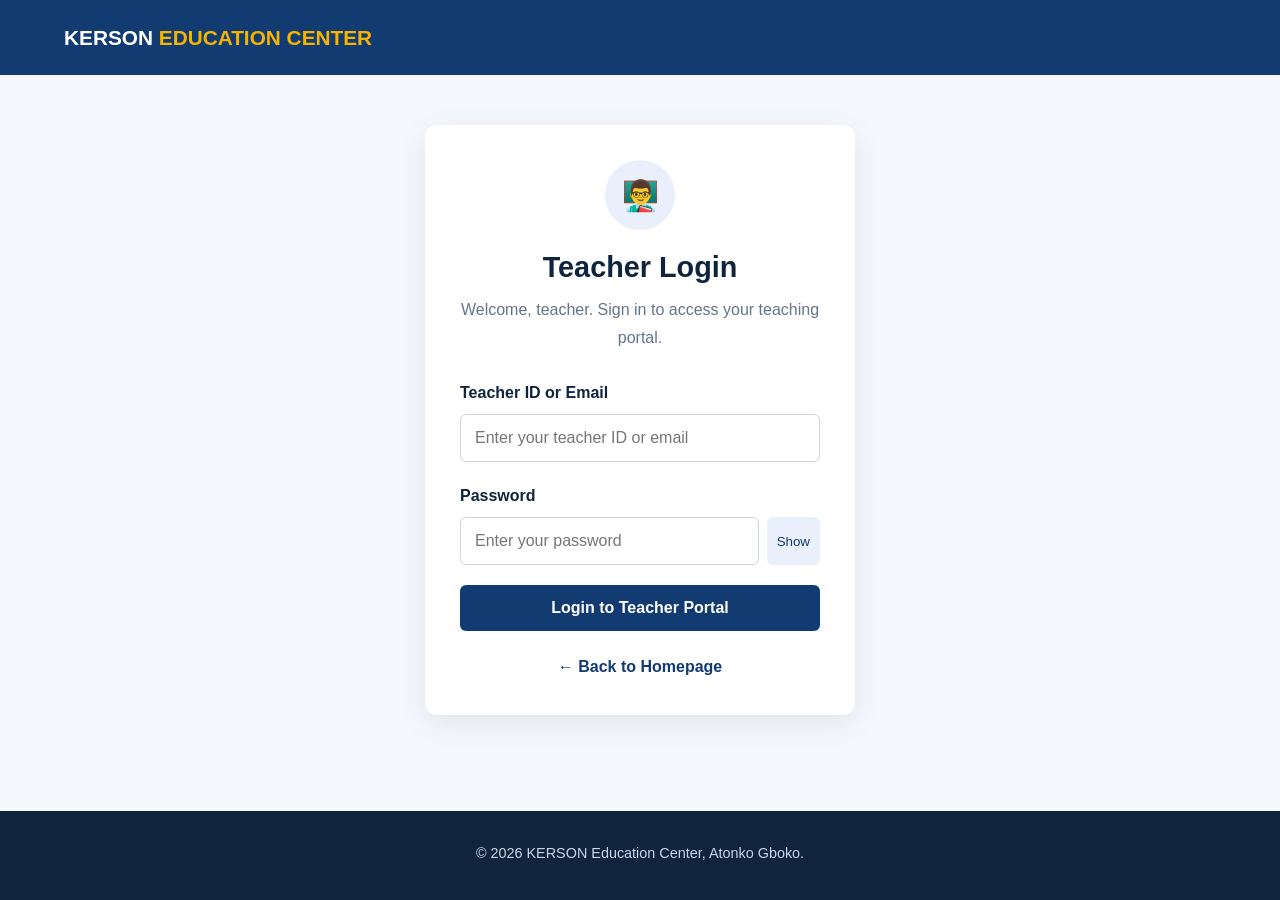
<file: teacher-login.html>
<!DOCTYPE html>
<html lang="en">
<head>
    <meta charset="UTF-8">
    <meta name="viewport" content="width=device-width, initial-scale=1.0">

    <title>Teacher Login | KERSON Education Center</title>

    <link rel="stylesheet" href="Css/style.css">

    <style>
        body {
            min-height: 100vh;
            display: flex;
            flex-direction: column;
            background: #f4f7fb;
        }

        .login-header {
            background: #123b72;
            padding: 20px 5%;
        }

        .login-header a {
            color: white;
            font-size: 1.3rem;
            font-weight: bold;
        }

        .login-header span {
            color: #f4b400;
        }

        .login-container {
            width: 92%;
            max-width: 430px;
            margin: 50px auto;
            background: white;
            padding: 35px;
            border-radius: 12px;
            box-shadow: 0 8px 30px rgba(0, 0, 0, 0.08);
        }

        .login-icon {
            width: 70px;
            height: 70px;
            margin: 0 auto 20px;
            display: grid;
            place-items: center;
            background: #e9f0fb;
            color: #123b72;
            border-radius: 50%;
            font-size: 30px;
        }

        h1 {
            text-align: center;
            font-size: 1.8rem;
            margin-bottom: 10px;
            color: #10243e;
        }

        .description {
            text-align: center;
            color: #64748b;
            margin-bottom: 28px;
        }

        .form-group {
            margin-bottom: 20px;
        }

        label {
            display: block;
            margin-bottom: 8px;
            color: #10243e;
            font-weight: bold;
        }

        input {
            width: 100%;
            padding: 14px;
            border: 1px solid #cbd5e1;
            border-radius: 6px;
            font-size: 16px;
        }

        input:focus {
            outline: 2px solid #123b72;
            border-color: transparent;
        }

        .password-wrapper {
            display: flex;
            gap: 8px;
        }

        .password-wrapper input {
            flex: 1;
            min-width: 0;
        }

        .show-password {
            padding: 0 10px;
            border: none;
            border-radius: 6px;
            background: #e9f0fb;
            color: #123b72;
            cursor: pointer;
        }

        .login-button {
            width: 100%;
            padding: 14px;
            background: #123b72;
            color: white;
            border: none;
            border-radius: 6px;
            font-size: 1rem;
            font-weight: bold;
            cursor: pointer;
        }

        .login-button:hover {
            background: #0c2c57;
        }

        .login-message {
            margin-top: 15px;
            text-align: center;
            font-size: 0.9rem;
        }

        .back-home {
            display: block;
            text-align: center;
            margin-top: 22px;
            color: #123b72;
            font-weight: bold;
        }

        .footer {
            margin-top: auto;
        }

        @media (max-width: 480px) {
            .login-container {
                padding: 25px 20px;
                margin: 35px auto;
            }
        }
    </style>
</head>

<body>

    <header class="login-header">
        <a href="index.html">
            KERSON <span>EDUCATION CENTER</span>
        </a>
    </header>

    <main class="login-container">

        <div class="login-icon">👨‍🏫</div>

        <h1>Teacher Login</h1>

        <p class="description">
            Welcome, teacher. Sign in to access your teaching portal.
        </p>

        <form id="teacherLoginForm">

            <div class="form-group">
                <label for="teacherId">Teacher ID or Email</label>

                <input
                    type="text"
                    id="teacherId"
                    name="teacherId"
                    placeholder="Enter your teacher ID or email"
                    autocomplete="username"
                    required
                >
            </div>

            <div class="form-group">
                <label for="password">Password</label>

                <div class="password-wrapper">
                    <input
                        type="password"
                        id="password"
                        name="password"
                        placeholder="Enter your password"
                        autocomplete="current-password"
                        required
                    >

                    <button
                        type="button"
                        class="show-password"
                        id="togglePassword"
                    >
                        Show
                    </button>
                </div>
            </div>

            <button type="submit" class="login-button">
                Login to Teacher Portal
            </button>

            <p
                id="loginMessage"
                class="login-message"
                role="status"
                aria-live="polite"
            ></p>

        </form>

        <a href="index.html" class="back-home">
            ← Back to Homepage
        </a>

    </main>

    <footer class="footer">
        <p>
            &copy; <span id="year"></span>
            KERSON Education Center, Atonko Gboko.
        </p>
    </footer>

    <script>
document.getElementById("year").textContent =
    new Date().getFullYear();

const passwordInput = document.getElementById("password");
const togglePassword = document.getElementById("togglePassword");

togglePassword.addEventListener("click", function () {
    const isHidden = passwordInput.type === "password";

    passwordInput.type = isHidden ? "text" : "password";
    togglePassword.textContent = isHidden ? "Hide" : "Show";
});

document.getElementById("teacherLoginForm")
    .addEventListener("submit", function (event) {
        event.preventDefault();

        const username = document
            .getElementById("teacherId")
            .value.trim();

        const password = passwordInput.value;

        const message = document.getElementById("loginMessage");

        if (username === "teacher" &&
            password === "Kerson@2026") {

            sessionStorage.setItem(
                "kersonCurrentTeacherId",
                "teacher"
            );

            message.textContent = "Login successful. Opening dashboard...";
            message.style.color = "#15803d";

            window.location.href = "teacher-dashboard.html";

        } else {
            message.textContent =
                "Incorrect username or password. Please try again.";

            message.style.color = "#dc2626";
        }
    });
</script>

</body>
</html>
</file>
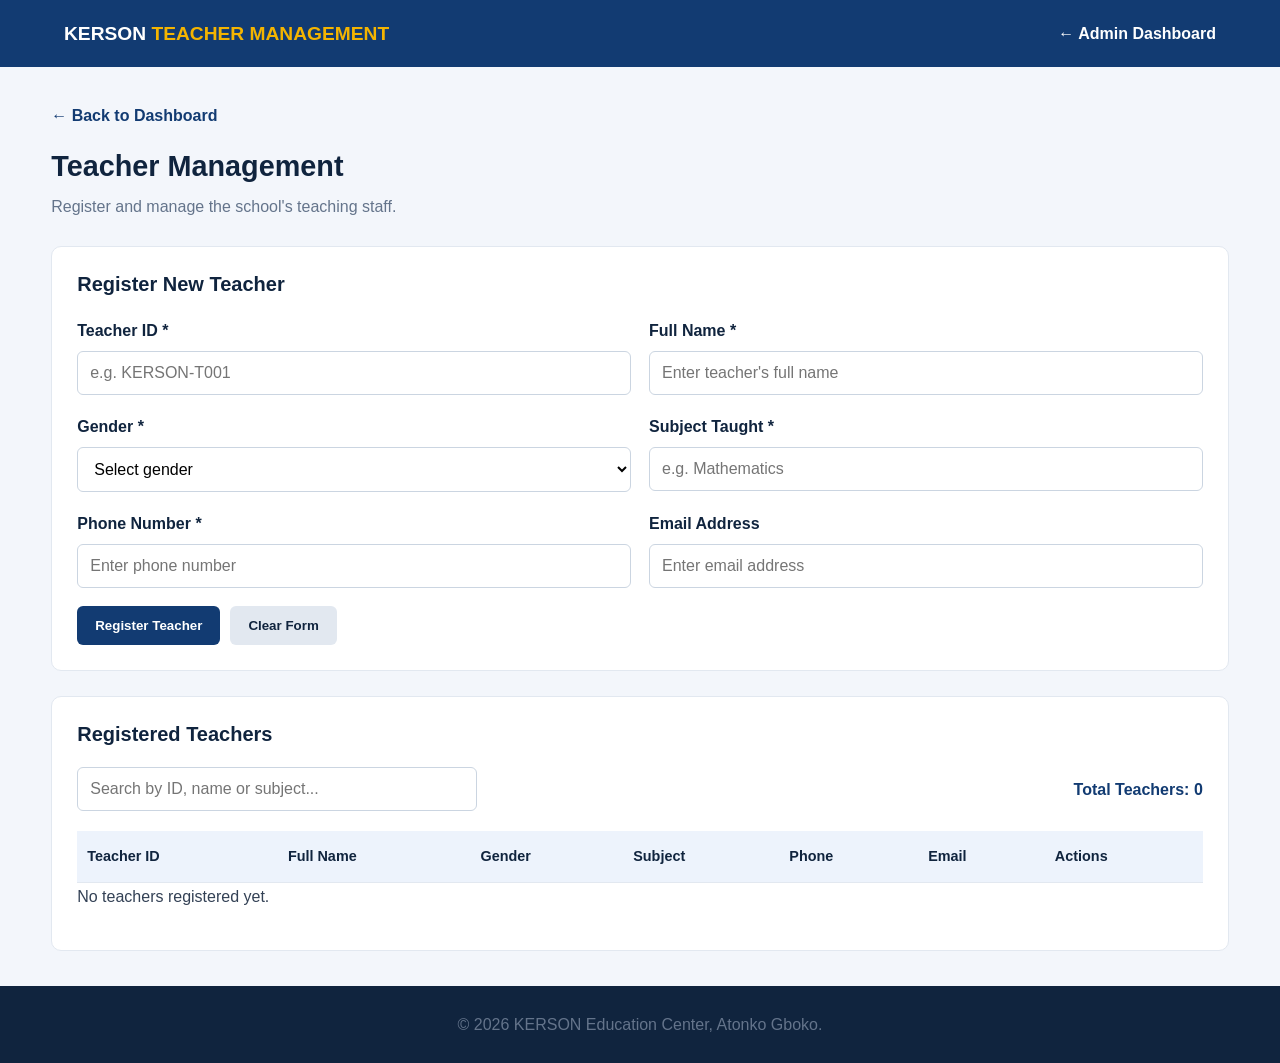
<file: teachers.html>
<!DOCTYPE html>
<html lang="en">
<head>
    <meta charset="UTF-8">
    <meta name="viewport" content="width=device-width, initial-scale=1.0">

    <title>Teacher Management | KERSON Education Center</title>

    <link rel="stylesheet" href="Css/style.css">

    <style>
        body {
            background: #f3f6fb;
            color: #334155;
        }

        .page-header {
            background: #123b72;
            color: white;
            padding: 20px 5%;
            display: flex;
            justify-content: space-between;
            align-items: center;
            flex-wrap: wrap;
            gap: 15px;
        }

        .page-header h2 {
            color: white;
            font-size: 1.2rem;
            margin: 0;
        }

        .page-header span {
            color: #f4b400;
        }

        .page-header a {
            color: white;
            font-weight: bold;
        }

        .container-main {
            width: 92%;
            max-width: 1200px;
            margin: 35px auto;
        }

        .page-title {
            margin-bottom: 25px;
        }

        .page-title h1 {
            font-size: 1.8rem;
            margin-bottom: 8px;
        }

        .page-title p {
            color: #64748b;
        }

        .panel {
            background: white;
            padding: 25px;
            border: 1px solid #e2e8f0;
            border-radius: 10px;
            margin-bottom: 25px;
        }

        .panel h2 {
            font-size: 1.25rem;
            margin-bottom: 20px;
        }

        .teacher-form {
            display: grid;
            grid-template-columns: repeat(2, minmax(0, 1fr));
            gap: 18px;
        }

        .form-group label {
            display: block;
            font-weight: bold;
            margin-bottom: 7px;
            color: #10243e;
        }

        .form-group input,
        .form-group select {
            width: 100%;
            padding: 12px;
            border: 1px solid #cbd5e1;
            border-radius: 6px;
            font-size: 16px;
            background: white;
        }

        .form-group input:focus,
        .form-group select:focus {
            outline: 2px solid #123b72;
            border-color: transparent;
        }

        .form-actions {
            grid-column: 1 / -1;
            display: flex;
            flex-wrap: wrap;
            gap: 10px;
        }

        .button {
            padding: 12px 18px;
            border: none;
            border-radius: 6px;
            font-weight: bold;
            cursor: pointer;
        }

        .primary {
            background: #123b72;
            color: white;
        }

        .secondary {
            background: #e2e8f0;
            color: #10243e;
        }

        .toolbar {
            display: flex;
            justify-content: space-between;
            align-items: center;
            flex-wrap: wrap;
            gap: 15px;
            margin-bottom: 20px;
        }

        .toolbar input {
            width: 100%;
            max-width: 400px;
            padding: 12px;
            border: 1px solid #cbd5e1;
            border-radius: 6px;
            font-size: 16px;
        }

        .count {
            color: #123b72;
            font-weight: bold;
        }

        .table-wrapper {
            width: 100%;
            overflow-x: auto;
        }

        table {
            width: 100%;
            min-width: 800px;
            border-collapse: collapse;
        }

        th, td {
            text-align: left;
            padding: 13px 10px;
            border-bottom: 1px solid #e2e8f0;
            font-size: 0.9rem;
        }

        th {
            background: #edf3fc;
            color: #10243e;
        }

        .action-buttons {
            display: flex;
            gap: 7px;
        }

        .action-buttons button {
            padding: 7px 10px;
            border: none;
            border-radius: 4px;
            cursor: pointer;
            font-weight: bold;
        }

        .edit-button {
            background: #dbeafe;
            color: #1d4ed8;
        }

        .delete-button {
            background: #fee2e2;
            color: #b91c1c;
        }

        .message {
            font-weight: bold;
            margin-bottom: 12px;
        }

        .back-link {
            display: inline-block;
            margin-bottom: 20px;
            color: #123b72;
            font-weight: bold;
        }

        .footer {
            text-align: center;
            padding: 25px;
            color: #64748b;
        }

        @media (max-width: 650px) {
            .teacher-form {
                grid-template-columns: 1fr;
            }

            .container-main {
                margin-top: 22px;
            }

            .panel {
                padding: 18px;
            }

            .form-actions {
                flex-direction: column;
            }

            .form-actions button {
                width: 100%;
            }
        }
    </style>
</head>

<body>

    <header class="page-header">
        <h2>KERSON <span>TEACHER MANAGEMENT</span></h2>
        <a href="admin-dashboard.html">← Admin Dashboard</a>
    </header>

    <main class="container-main">

        <a href="admin-dashboard.html" class="back-link">
            ← Back to Dashboard
        </a>

        <div class="page-title">
            <h1>Teacher Management</h1>
            <p>Register and manage the school's teaching staff.</p>
        </div>

        <section class="panel">

            <h2 id="formTitle">Register New Teacher</h2>

            <p id="formMessage" class="message" role="status"></p>

            <form id="teacherForm" class="teacher-form">

                <div class="form-group">
                    <label for="teacherId">Teacher ID *</label>
                    <input
                        type="text"
                        id="teacherId"
                        placeholder="e.g. KERSON-T001"
                        required
                    >
                </div>

                <div class="form-group">
                    <label for="fullName">Full Name *</label>
                    <input
                        type="text"
                        id="fullName"
                        placeholder="Enter teacher's full name"
                        required
                    >
                </div>

                <div class="form-group">
                    <label for="gender">Gender *</label>
                    <select id="gender" required>
                        <option value="">Select gender</option>
                        <option value="Male">Male</option>
                        <option value="Female">Female</option>
                    </select>
                </div>

                <div class="form-group">
                    <label for="subject">Subject Taught *</label>
                    <input
                        type="text"
                        id="subject"
                        placeholder="e.g. Mathematics"
                        required
                    >
                </div>

                <div class="form-group">
                    <label for="phone">Phone Number *</label>
                    <input
                        type="tel"
                        id="phone"
                        placeholder="Enter phone number"
                        required
                    >
                </div>

                <div class="form-group">
                    <label for="email">Email Address</label>
                    <input
                        type="email"
                        id="email"
                        placeholder="Enter email address"
                    >
                </div>

                <div class="form-actions">
                    <button type="submit" class="button primary" id="saveButton">
                        Register Teacher
                    </button>

                    <button
                        type="button"
                        class="button secondary"
                        id="cancelButton"
                        hidden
                    >
                        Cancel Edit
                    </button>

                    <button type="reset" class="button secondary" id="clearButton">
                        Clear Form
                    </button>
                </div>

            </form>
        </section>

        <section class="panel">

            <h2>Registered Teachers</h2>

            <div class="toolbar">
                <input
                    type="search"
                    id="teacherSearch"
                    placeholder="Search by ID, name or subject..."
                    aria-label="Search teachers"
                >

                <span class="count" id="teacherCount">
                    Total Teachers: 0
                </span>
            </div>

            <div class="table-wrapper">
                <table>
                    <thead>
                        <tr>
                            <th>Teacher ID</th>
                            <th>Full Name</th>
                            <th>Gender</th>
                            <th>Subject</th>
                            <th>Phone</th>
                            <th>Email</th>
                            <th>Actions</th>
                        </tr>
                    </thead>

                    <tbody id="teachersTable"></tbody>
                </table>
            </div>

            <p id="emptyMessage">No teachers registered yet.</p>

        </section>

    </main>

    <footer class="footer">
        &copy; <span id="year"></span>
        KERSON Education Center, Atonko Gboko.
    </footer>

    <script>
        document.getElementById("year").textContent =
            new Date().getFullYear();

        const form = document.getElementById("teacherForm");
        const table = document.getElementById("teachersTable");
        const searchInput = document.getElementById("teacherSearch");
        const countLabel = document.getElementById("teacherCount");
        const emptyMessage = document.getElementById("emptyMessage");
        const formMessage = document.getElementById("formMessage");

        let teachers = [];

        try {
            const saved = JSON.parse(
                localStorage.getItem("kersonTeachers") || "[]"
            );

            teachers = Array.isArray(saved) ? saved : [];
        } catch (error) {
            teachers = [];
        }

        let editingId = null;

        function saveTeachers() {
            try {
                localStorage.setItem(
                    "kersonTeachers",
                    JSON.stringify(teachers)
                );
                return true;
            } catch (error) {
                alert("Unable to save records in this browser.");
                return false;
            }
        }

        function escapeHTML(value) {
            return String(value ?? "").replace(/[&<>"']/g, function (char) {
                return {
                    "&": "&amp;",
                    "<": "&lt;",
                    ">": "&gt;",
                    '"': "&quot;",
                    "'": "&#39;"
                }[char];
            });
        }

        function renderTeachers() {
            const query = searchInput.value.trim().toLowerCase();

            const filtered = teachers.filter(function (teacher) {
                return [
                    teacher.teacherId,
                    teacher.fullName,
                    teacher.subject,
                    teacher.phone,
                    teacher.email
                ].some(function (value) {
                    return String(value || "").toLowerCase().includes(query);
                });
            });

            table.innerHTML = filtered.map(function (teacher) {
                return `
                    <tr>
                        <td>${escapeHTML(teacher.teacherId)}</td>
                        <td>${escapeHTML(teacher.fullName)}</td>
                        <td>${escapeHTML(teacher.gender)}</td>
                        <td>${escapeHTML(teacher.subject)}</td>
                        <td>${escapeHTML(teacher.phone)}</td>
                        <td>${escapeHTML(teacher.email || "—")}</td>
                        <td>
                            <div class="action-buttons">
                                <button
                                    type="button"
                                    class="edit-button"
                                    data-action="edit"
                                    data-id="${escapeHTML(teacher.id)}"
                                >Edit</button>

                                <button
                                    type="button"
                                    class="delete-button"
                                    data-action="delete"
                                    data-id="${escapeHTML(teacher.id)}"
                                >Delete</button>
                            </div>
                        </td>
                    </tr>
                `;
            }).join("");

            countLabel.textContent = "Total Teachers: " + teachers.length;

            emptyMessage.hidden = filtered.length > 0;

            if (teachers.length === 0) {
                emptyMessage.textContent = "No teachers registered yet.";
            } else if (filtered.length === 0) {
                emptyMessage.textContent = "No matching teachers found.";
            }
        }

        function resetForm() {
            form.reset();
            editingId = null;

            document.getElementById("formTitle").textContent =
                "Register New Teacher";

            document.getElementById("saveButton").textContent =
                "Register Teacher";

            document.getElementById("cancelButton").hidden = true;
            formMessage.textContent = "";
        }

        form.addEventListener("submit", function (event) {
            event.preventDefault();

            const teacherId =
                document.getElementById("teacherId").value.trim();

            const teacher = {
                id: editingId || (
                    window.crypto && crypto.randomUUID
                        ? crypto.randomUUID()
                        : String(Date.now()) + Math.random().toString(16).slice(2)
                ),
                teacherId: teacherId,
                fullName: document.getElementById("fullName").value.trim(),
                gender: document.getElementById("gender").value,
                subject: document.getElementById("subject").value.trim(),
                phone: document.getElementById("phone").value.trim(),
                email: document.getElementById("email").value.trim()
            };

            const duplicate = teachers.some(function (existing) {
                return existing.teacherId.toLowerCase() ===
                    teacherId.toLowerCase() &&
                    existing.id !== editingId;
            });

            if (duplicate) {
                formMessage.textContent =
                    "This Teacher ID already exists.";

                formMessage.style.color = "#b91c1c";
                return;
            }

            if (editingId) {
                teachers = teachers.map(function (existing) {
                    return existing.id === editingId ? teacher : existing;
                });
            } else {
                teachers.push(teacher);
            }

            const wasEditing = Boolean(editingId);

            if (!saveTeachers()) {
                return;
            }

            renderTeachers();
            resetForm();

            formMessage.textContent = wasEditing
                ? "Teacher record updated successfully."
                : "Teacher registered successfully.";

            formMessage.style.color = "#15803d";
        });

        table.addEventListener("click", function (event) {
            const button = event.target.closest("button[data-action]");

            if (!button) return;

            const teacher = teachers.find(function (item) {
                return item.id === button.dataset.id;
            });

            if (!teacher) return;

            if (button.dataset.action === "edit") {
                editingId = teacher.id;

                document.getElementById("teacherId").value =
                    teacher.teacherId;

                document.getElementById("fullName").value =
                    teacher.fullName;

                document.getElementById("gender").value =
                    teacher.gender;

                document.getElementById("subject").value =
                    teacher.subject;

                document.getElementById("phone").value =
                    teacher.phone;

                document.getElementById("email").value =
                    teacher.email || "";

                document.getElementById("formTitle").textContent =
                    "Edit Teacher Record";

                document.getElementById("saveButton").textContent =
                    "Save Changes";

                document.getElementById("cancelButton").hidden = false;

                window.scrollTo({ top: 0, behavior: "smooth" });

            } else if (button.dataset.action === "delete") {
                if (!confirm(
                    "Are you sure you want to delete this teacher record?"
                )) {
                    return;
                }

                const previousTeachers = teachers;

                teachers = teachers.filter(function (item) {
                    return item.id !== teacher.id;
                });

                if (!saveTeachers()) {
                    teachers = previousTeachers;
                    return;
                }

                renderTeachers();
                resetForm();
            }
        });

        searchInput.addEventListener("input", renderTeachers);

        document.getElementById("cancelButton").addEventListener(
            "click",
            resetForm
        );

        document.getElementById("clearButton").addEventListener(
            "click",
            function () {
                editingId = null;

                document.getElementById("formTitle").textContent =
                    "Register New Teacher";

                document.getElementById("saveButton").textContent =
                    "Register Teacher";

                document.getElementById("cancelButton").hidden = true;
                formMessage.textContent = "";
            }
        );

        renderTeachers();
    </script>

</body>
  </html>
</file>
<file: Css/style.css>
/* GENERAL SETTINGS */
* {
    margin: 0;
    padding: 0;
    box-sizing: border-box;
}

:root {
    --primary: #123b72;
    --secondary: #f4b400;
    --dark: #10243e;
    --light: #f4f7fb;
    --white: #ffffff;
    --text: #46566b;
}

html {
    scroll-behavior: smooth;
}

body {
    font-family: Arial, Helvetica, sans-serif;
    color: var(--text);
    line-height: 1.7;
    background: var(--white);
}

a {
    text-decoration: none;
}

.container {
    width: 90%;
    max-width: 1150px;
    margin: 0 auto;
}

.section {
    padding: 75px 0;
}

h1, h2, h3 {
    color: var(--dark);
    line-height: 1.25;
}

h2 {
    font-size: 2.1rem;
    margin-bottom: 20px;
}

p {
    margin-bottom: 15px;
}

/* HEADER AND NAVIGATION */
.header {
    background: var(--white);
    box-shadow: 0 3px 15px rgba(0, 0, 0, 0.08);
    position: sticky;
    top: 0;
    z-index: 100;
}

.navbar {
    min-height: 82px;
    display: flex;
    justify-content: space-between;
    align-items: center;
    gap: 20px;
}

.logo {
    color: var(--primary);
    font-size: 1.45rem;
    font-weight: 800;
    line-height: 1.2;
}

.logo span {
    display: block;
    font-size: 0.65rem;
    letter-spacing: 2px;
}

nav {
    display: flex;
    align-items: center;
    gap: 22px;
}

nav a {
    color: var(--dark);
    font-weight: 600;
    font-size: 0.92rem;
}

nav a:hover {
    color: var(--primary);
}

/* BUTTONS */
.btn {
    display: inline-block;
    background: var(--secondary);
    color: var(--dark);
    padding: 13px 24px;
    border-radius: 5px;
    font-weight: 700;
    border: 2px solid var(--secondary);
    transition: 0.3s;
}

.btn:hover {
    background: #e5a800;
    border-color: #e5a800;
    transform: translateY(-2px);
}

.btn-small {
    padding: 10px 16px;
    white-space: nowrap;
}

.btn-outline {
    background: transparent;
    border-color: var(--white);
    color: var(--white);
}

.btn-outline:hover {
    background: var(--white);
    color: var(--primary);
}

.btn-dark {
    background: var(--primary);
    border-color: var(--primary);
    color: var(--white);
}

.btn-dark:hover {
    background: #0c2c57;
    border-color: #0c2c57;
}

/* HOMEPAGE HERO */
.hero {
    min-height: 540px;
    display: flex;
    align-items: center;
    color: var(--white);
    background:
        linear-gradient(110deg, rgba(9, 34, 69, 0.96), rgba(18, 59, 114, 0.82)),
        linear-gradient(45deg, #123b72, #3678bd);
}

.hero-content {
    padding-top: 70px;
    padding-bottom: 70px;
}

.eyebrow {
    color: #b47e00;
    font-size: 0.8rem;
    font-weight: 800;
    letter-spacing: 2px;
    margin-bottom: 15px;
}

.hero .eyebrow {
    color: var(--secondary);
}

.hero h1 {
    color: var(--white);
    font-size: clamp(2.4rem, 5vw, 4.2rem);
    max-width: 750px;
    margin-bottom: 22px;
}

.hero-text {
    color: #edf3fc;
    max-width: 650px;
    font-size: 1.1rem;
    margin-bottom: 30px;
}

.hero-buttons {
    display: flex;
    flex-wrap: wrap;
    gap: 15px;
}

/* ABOUT SECTION */
.welcome {
    text-align: center;
}

.welcome .container {
    max-width: 850px;
}

.welcome p:not(.eyebrow) {
    font-size: 1.02rem;
}

/* PROGRAMMES */
.programmes {
    background: var(--light);
    text-align: center;
}

.cards {
    display: grid;
    grid-template-columns: repeat(3, 1fr);
    gap: 25px;
    margin-top: 35px;
    text-align: left;
}

.card {
    background: var(--white);
    padding: 30px;
    border-radius: 10px;
    box-shadow: 0 5px 22px rgba(0, 0, 0, 0.05);
    border-bottom: 4px solid var(--secondary);
    transition: 0.3s;
}

.card:hover {
    transform: translateY(-5px);
}

.card-icon {
    width: 48px;
    height: 48px;
    display: grid;
    place-items: center;
    background: #e9f0fb;
    color: var(--primary);
    border-radius: 8px;
    font-weight: 800;
    margin-bottom: 20px;
}

.card h3 {
    margin-bottom: 12px;
}

/* PORTALS */
.portals {
    background: #edf3fc;
}

.portal-content {
    display: flex;
    align-items: center;
    justify-content: space-between;
    gap: 35px;
}

.portal-content h2 {
    margin-bottom: 10px;
}

.portal-buttons {
    display: flex;
    flex-wrap: wrap;
    gap: 12px;
}

/* CONTACT */
.contact {
    text-align: center;
}

.contact .container {
    max-width: 750px;
}

/* FOOTER */
.footer {
    background: var(--dark);
    color: var(--white);
    text-align: center;
    padding: 30px 0;
}

.footer p {
    margin-bottom: 5px;
}

.footer p:last-child {
    color: #c7d5e8;
    font-size: 0.9rem;
}

/* TABLETS AND MOBILE PHONES */
@media (max-width: 900px) {
    .navbar {
        padding: 18px 0;
        flex-wrap: wrap;
    }

    nav {
        order: 3;
        width: 100%;
        justify-content: center;
        flex-wrap: wrap;
        gap: 15px;
    }

    .cards {
        grid-template-columns: repeat(2, 1fr);
    }

    .portal-content {
        flex-direction: column;
        align-items: flex-start;
    }
}

@media (max-width: 600px) {
    .container {
        width: 92%;
    }

    .section {
        padding: 55px 0;
    }

    .navbar {
        gap: 12px;
    }

    .logo {
        font-size: 1.2rem;
    }

    .logo span {
        font-size: 0.55rem;
        letter-spacing: 1px;
    }

    nav {
        justify-content: flex-start;
        gap: 12px;
    }

    nav a {
        font-size: 0.85rem;
    }

    .btn-small {
        padding: 8px 10px;
        font-size: 0.8rem;
    }

    .hero {
        min-height: 480px;
    }

    .hero h1 {
        font-size: 2.5rem;
    }

    .hero-text {
        font-size: 1rem;
    }

    .hero-buttons {
        flex-direction: column;
        align-items: flex-start;
    }

    .hero-buttons .btn {
        text-align: center;
    }

    h2 {
        font-size: 1.75rem;
    }

    .cards {
        grid-template-columns: 1fr;
    }

    .portal-buttons {
        flex-direction: column;
        width: 100%;
    }

    .portal-buttons .btn {
        text-align: center;
    }
  }
.hero-image {
    width: 100%;
    max-width: 900px;
    margin: 30px auto 0;
    overflow: hidden;
    border-radius: 16px;
}

.hero-image img {
    display: block;
    width: 100%;
    height: auto;
    max-height: 480px;
    object-fit: cover;
    border-radius: 16px;
}
.school-gallery {
    padding: 60px 20px;
    background: #f5f7fb;
    text-align: center;
}

.school-gallery h2 {
    color: #123b72;
    font-size: 32px;
    margin: 10px 0 15px;
}

.gallery-intro {
    max-width: 650px;
    margin: 0 auto 30px;
    line-height: 1.7;
    color: #555;
}

.gallery-grid {
    display: grid;
    grid-template-columns: repeat(auto-fit, minmax(250px, 1fr));
    gap: 24px;
    max-width: 1000px;
    margin: 0 auto;
}

.gallery-item {
    margin: 0;
    background: #fff;
    border-radius: 12px;
    overflow: hidden;
    box-shadow: 0 4px 15px rgba(0, 0, 0, 0.1);
}

.gallery-item img {
    display: block;
    width: 100%;
    height: 280px;
    object-fit: cover;
}

.gallery-item figcaption {
    padding: 16px;
    color: #123b72;
    font-weight: bold;
    font-size: 16px;
}

@media (max-width: 600px) {
    .school-gallery {
        padding: 40px 15px;
    }

    .school-gallery h2 {
        font-size: 26px;
    }

    .gallery-item img {
        height: 230px;
    }
}
/* KERSON Professional Homepage Banner */
.hero {
    background: linear-gradient(135deg, #123b72, #1d579b);
    color: #ffffff;
    padding: 65px 20px;
}

.hero .hero-content {
    display: flex;
    align-items: center;
    justify-content: space-between;
    gap: 40px;
}

.hero-text-content {
    flex: 1;
    max-width: 600px;
}

.hero .eyebrow {
    color: #f4b400;
    font-weight: bold;
    letter-spacing: 1.5px;
    line-height: 1.6;
}

.hero h1 {
    color: #ffffff;
    font-size: clamp(32px, 4vw, 52px);
    line-height: 1.2;
    margin: 18px 0;
}

.hero-description {
    color: #f0f4fa;
    font-size: 17px;
    line-height: 1.8;
}

.hero-buttons {
    display: flex;
    flex-wrap: wrap;
    gap: 14px;
    margin-top: 25px;
}

.hero .btn {
    display: inline-block;
    padding: 13px 22px;
    background: #f4b400;
    color: #123b72;
    text-decoration: none;
    font-weight: bold;
    border-radius: 6px;
    transition: transform 0.2s ease;
}

.hero .btn:hover {
    transform: translateY(-2px);
}

.hero .btn-outline {
    background: transparent;
    border: 2px solid #f4b400;
    color: #ffffff;
}

.hero .hero-image {
    flex: 1;
    max-width: 520px;
    margin: 0;
    overflow: hidden;
    border: 4px solid #f4b400;
    border-radius: 14px;
    box-shadow: 0 12px 30px rgba(0, 0, 0, 0.25);
}

.hero .hero-image img {
    display: block;
    width: 100%;
    height: 340px;
    object-fit: cover;
    border-radius: 9px;
}

@media (max-width: 768px) {
    .hero {
        padding: 40px 18px;
    }

    .hero .hero-content {
        flex-direction: column;
        align-items: stretch;
        gap: 30px;
    }

    .hero-text-content {
        max-width: 100%;
    }

    .hero h1 {
        font-size: 34px;
    }

    .hero .hero-image {
        width: 100%;
        max-width: 100%;
    }

    .hero .hero-image img {
        height: 250px;
    }

    .hero-buttons {
        gap: 10px;
    }
    }
/* KERSON School Gallery Slideshow */
.gallery-slideshow {
    position: relative;
    max-width: 850px;
    height: 420px;
    margin: 25px auto;
    overflow: hidden;
    background: #123b72;
    border: 4px solid #f4b400;
    border-radius: 14px;
    box-shadow: 0 8px 25px rgba(0, 0, 0, 0.15);
}

.gallery-slide {
    display: none;
    width: 100%;
    height: 100%;
    margin: 0;
    position: relative;
}

.gallery-slide.active {
    display: block;
    animation: galleryFade 0.7s ease;
}

.gallery-slide img {
    width: 100%;
    height: 100%;
    display: block;
    object-fit: cover;
}

.gallery-slide figcaption {
    position: absolute;
    bottom: 0;
    left: 0;
    right: 0;
    padding: 20px 15px 45px;
    background: linear-gradient(transparent, rgba(0, 0, 0, 0.8));
    color: white;
    font-size: 19px;
    font-weight: bold;
    text-align: center;
}

@keyframes galleryFade {
    from { opacity: 0.4; }
    to { opacity: 1; }
}

.gallery-prev,
.gallery-next {
    position: absolute;
    top: 50%;
    transform: translateY(-50%);
    width: 42px;
    height: 42px;
    border: none;
    border-radius: 50%;
    background: rgba(18, 59, 114, 0.9);
    color: white;
    font-size: 22px;
    cursor: pointer;
    z-index: 2;
}

.gallery-prev {
    left: 12px;
}

.gallery-next {
    right: 12px;
}

.gallery-dots {
    position: absolute;
    bottom: 15px;
    left: 0;
    right: 0;
    display: flex;
    justify-content: center;
    gap: 10px;
    z-index: 3;
}

.gallery-dot {
    width: 12px;
    height: 12px;
    padding: 0;
    border: 2px solid white;
    border-radius: 50%;
    background: transparent;
    cursor: pointer;
}

.gallery-dot.active {
    background: #f4b400;
    border-color: #f4b400;
}

@media (max-width: 600px) {
    .gallery-slideshow {
        height: 300px;
        margin: 20px auto;
    }

    .gallery-slide figcaption {
        font-size: 16px;
    }
        }
/* KERSON Homepage Background Slideshow */
.hero.hero-background {
    position: relative;
    min-height: 480px;
    display: flex;
    align-items: center;
    overflow: hidden;
    background: #123b72;
    color: #ffffff;
    isolation: isolate;
}

.hero-background-slides,
.hero-background-overlay {
    position: absolute;
    inset: 0;
    width: 100%;
    height: 100%;
}

.hero-background-slides {
    z-index: -2;
}

.hero-background-slide {
    position: absolute;
    inset: 0;
    background-size: cover;
    background-position: center;
    opacity: 0;
    transition: opacity 1.2s ease-in-out;
}

.hero-background-slide.active {
    opacity: 1;
}

.hero-background-overlay {
    z-index: -1;
    background: linear-gradient(
        90deg,
        rgba(9, 31, 62, 0.88),
        rgba(9, 31, 62, 0.55)
    );
}

.hero.hero-background .hero-content {
    width: 100%;
    padding-top: 65px;
    padding-bottom: 65px;
}

.hero.hero-background .hero-text-content {
    max-width: 650px;
}

.hero.hero-background .eyebrow {
    color: #f4b400;
    font-weight: bold;
    letter-spacing: 1.5px;
    line-height: 1.6;
}

.hero.hero-background h1 {
    color: #ffffff;
    font-size: clamp(32px, 5vw, 54px);
    line-height: 1.2;
    margin: 18px 0;
}

.hero.hero-background .hero-description {
    color: #ffffff;
    font-size: 17px;
    line-height: 1.8;
}

.hero.hero-background .btn {
    background: #f4b400;
    color: #123b72;
    border: 2px solid #f4b400;
}

.hero.hero-background .btn-outline {
    background: transparent;
    color: #ffffff;
    border-color: #f4b400;
}

@media (max-width: 600px) {
    .hero.hero-background {
        min-height: 440px;
    }

    .hero.hero-background .hero-content {
        padding-top: 50px;
        padding-bottom: 50px;
    }

    .hero.hero-background .hero-description {
        font-size: 16px;
    }
}

@media (prefers-reduced-motion: reduce) {
    .hero-background-slide {
        transition: none;
    }
    }
</file>
